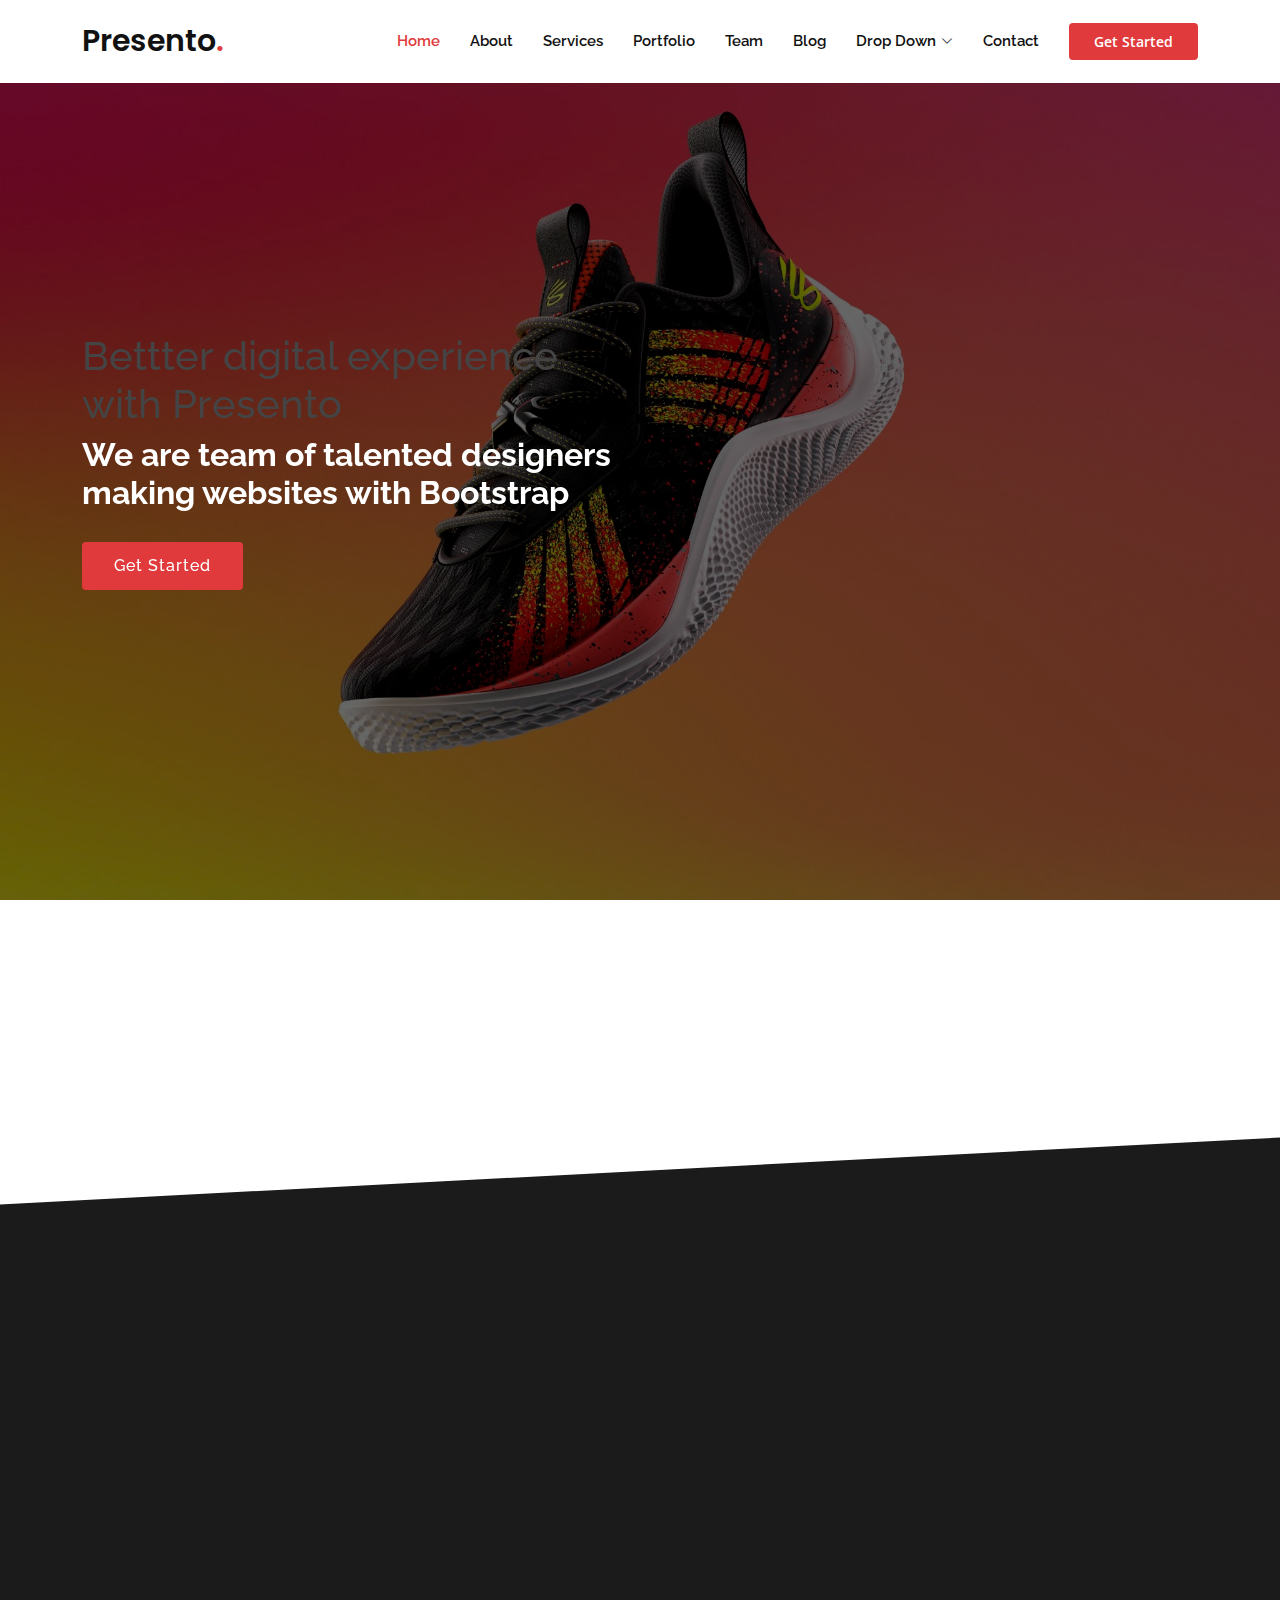
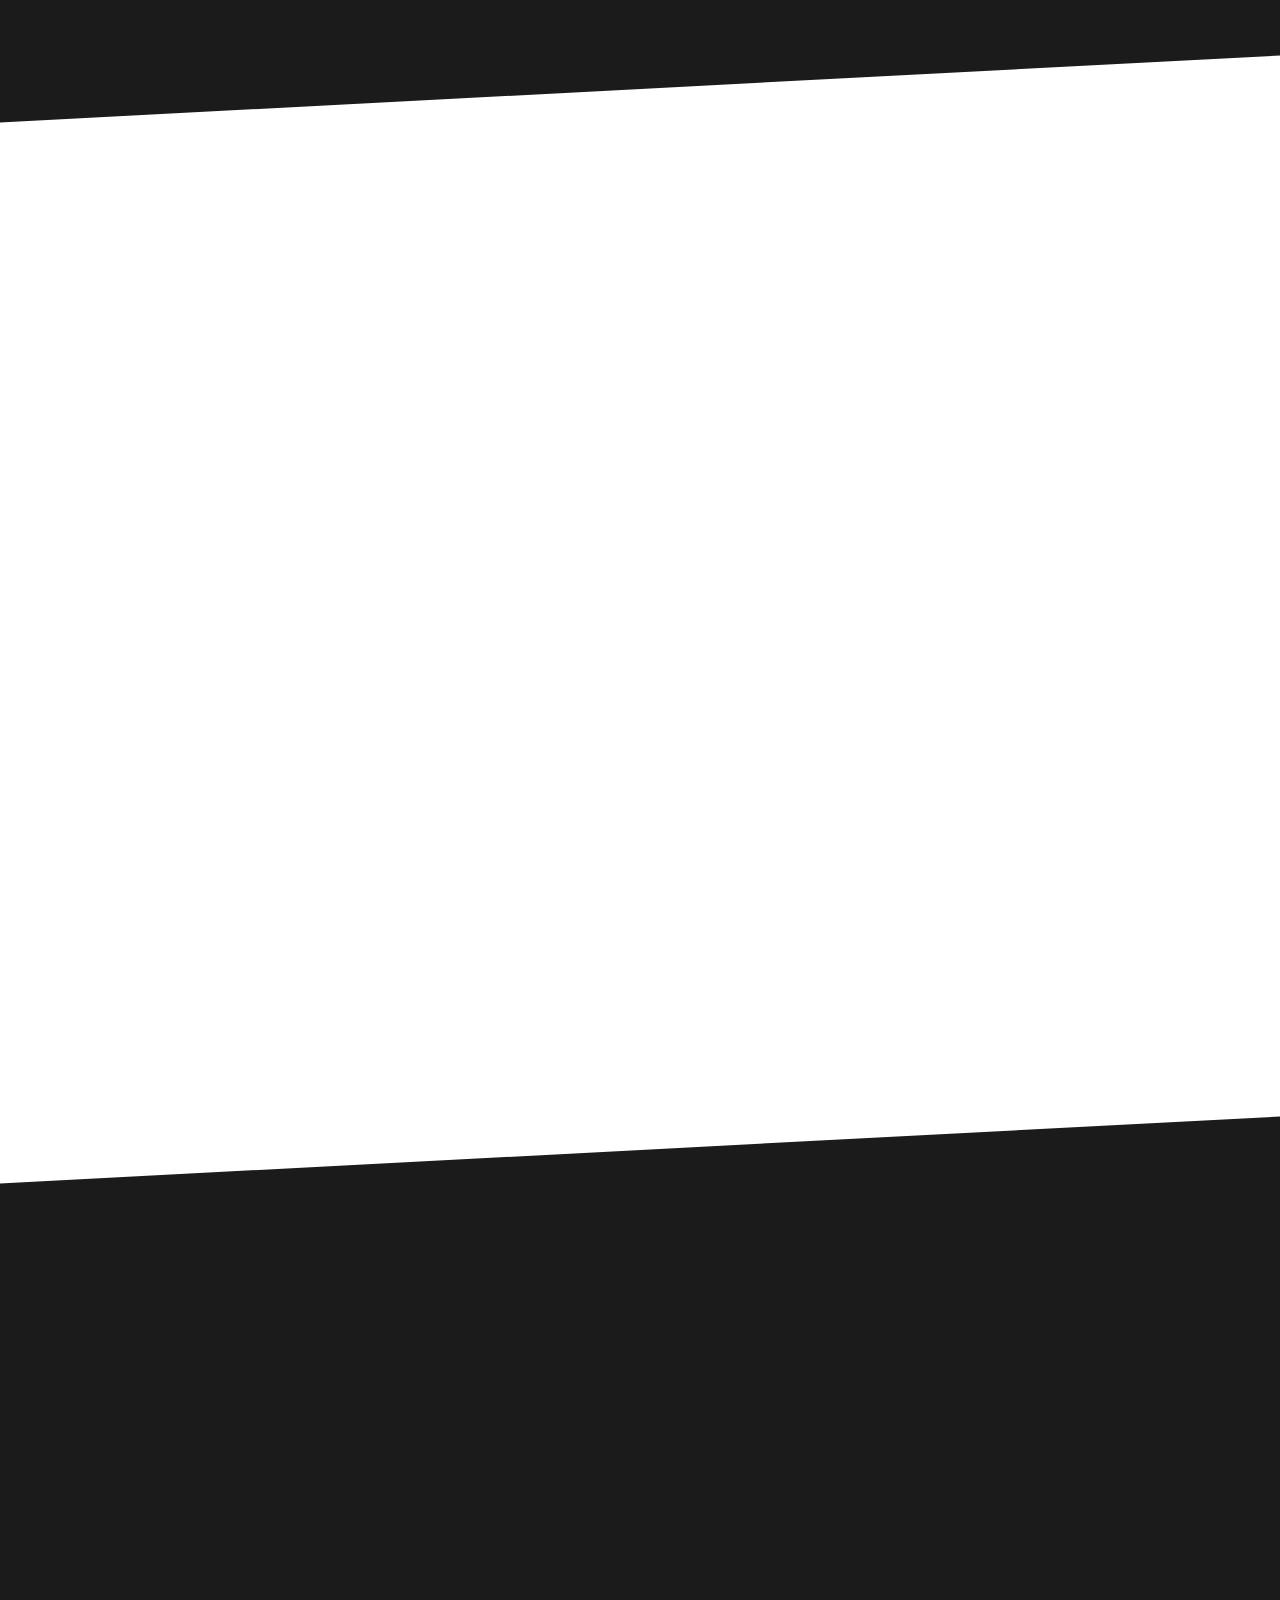
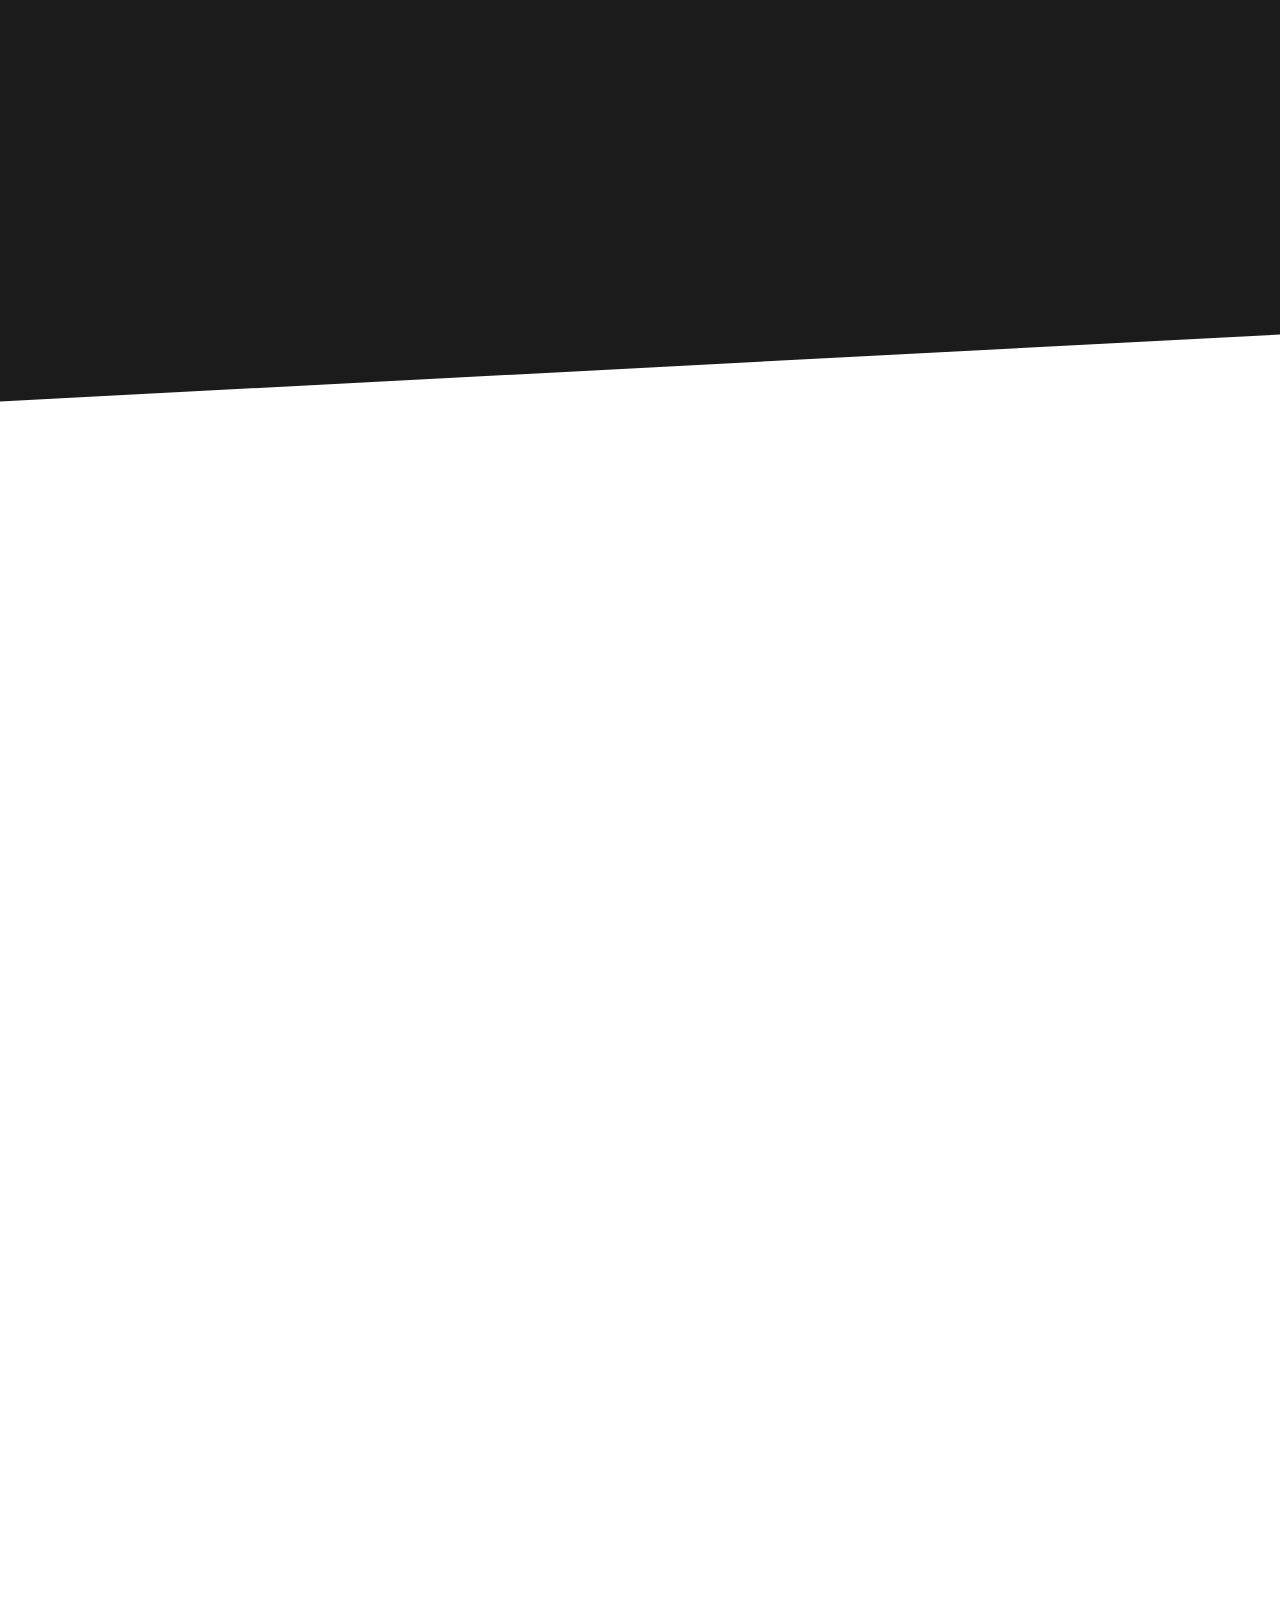
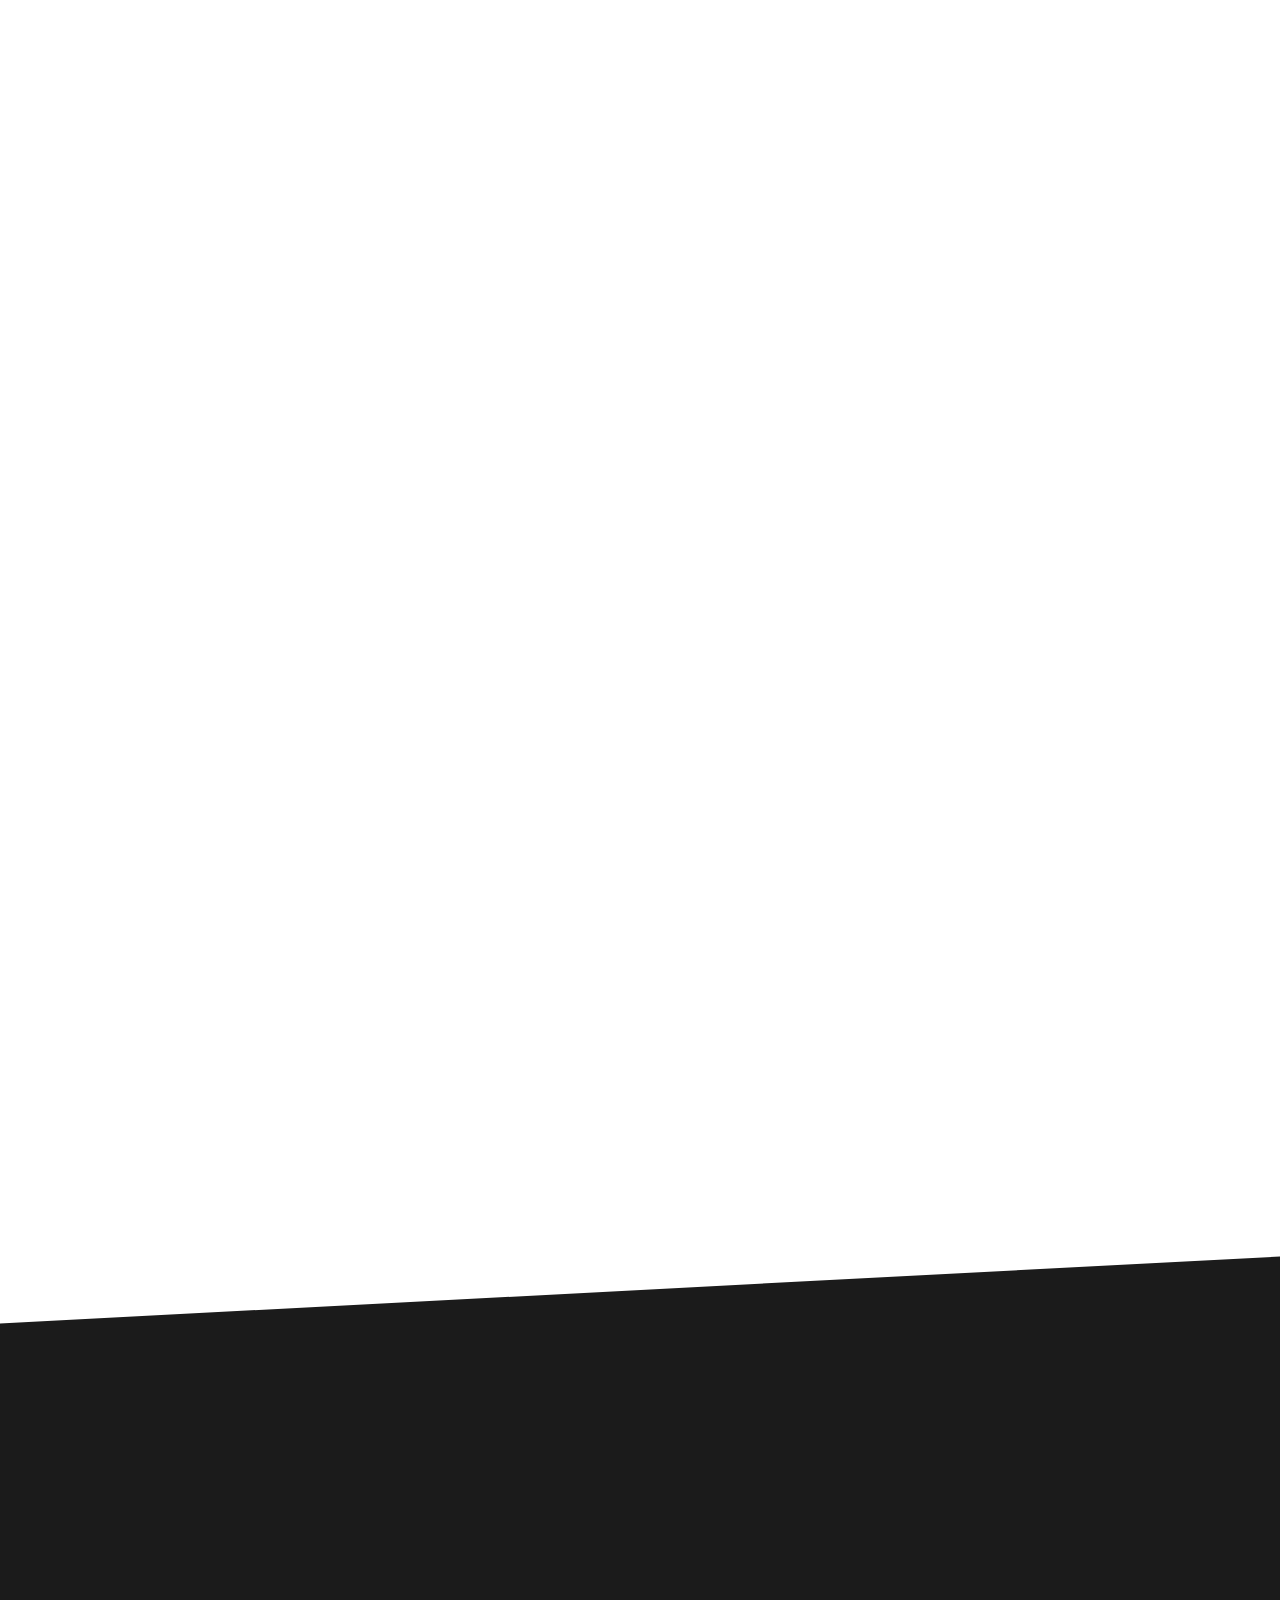
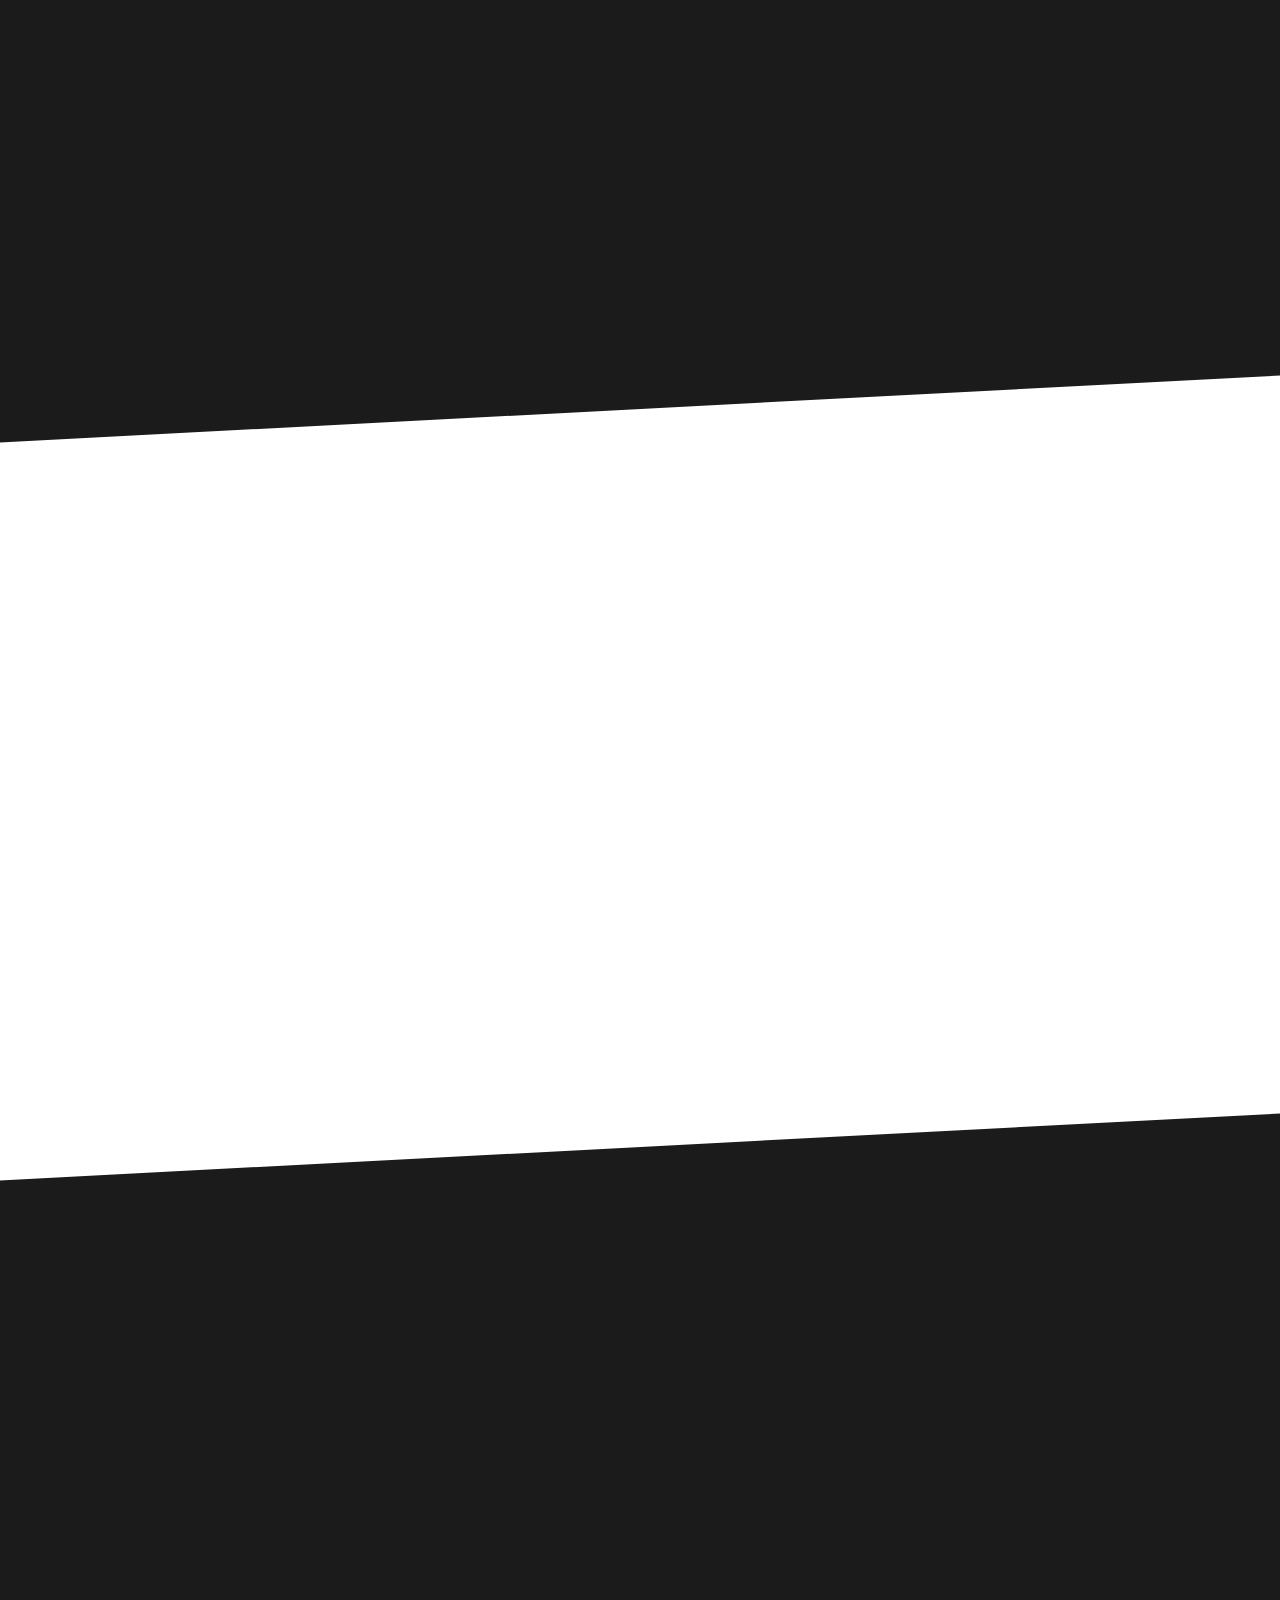
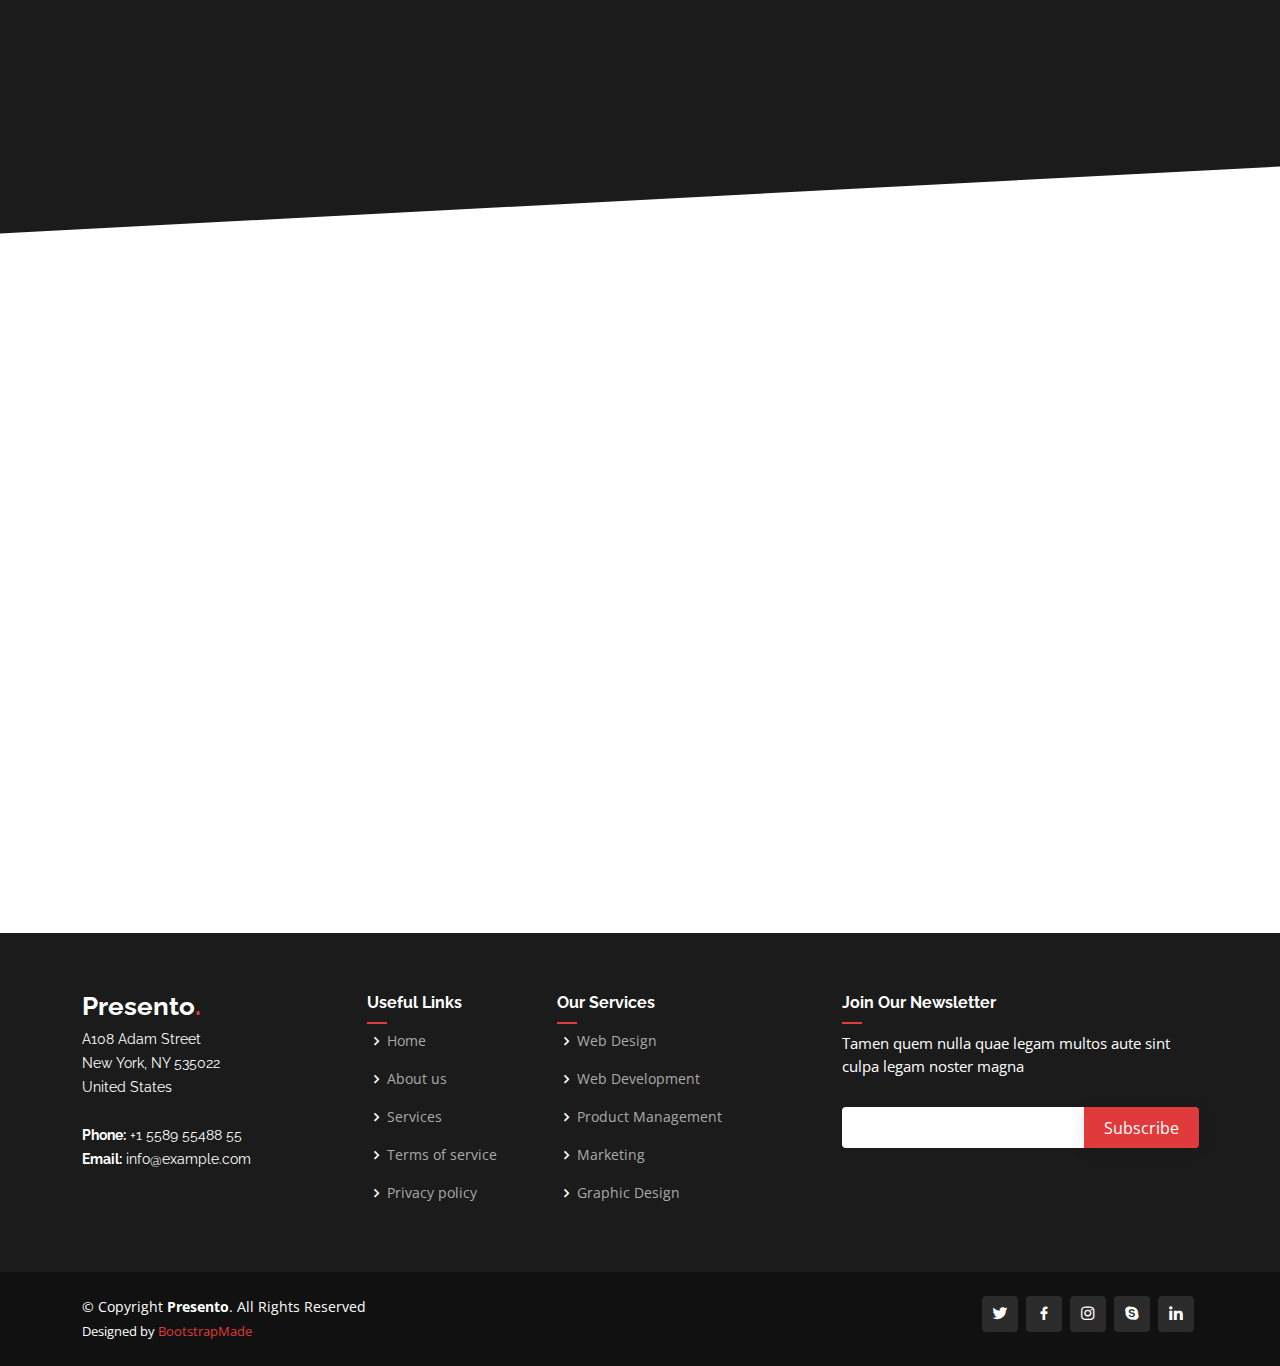
<file: Content/index.html>
<!DOCTYPE html>
<html lang="en">

<head>
  <meta charset="utf-8">
  <meta content="width=device-width, initial-scale=1.0" name="viewport">

  <title>Presento Bootstrap Template - Index</title>
  <meta content="" name="description">
  <meta content="" name="keywords">

  <!-- Favicons -->
  <link href="assets/img/favicon.png" rel="icon">
  <link href="assets/img/apple-touch-icon.png" rel="apple-touch-icon">

  <!-- Google Fonts -->
  <link href="https://fonts.googleapis.com/css?family=Open+Sans:300,300i,400,400i,600,600i,700,700i|Raleway:300,300i,400,400i,500,500i,600,600i,700,700i|Poppins:300,300i,400,400i,500,500i,600,600i,700,700i" rel="stylesheet">

  <!-- Vendor CSS Files -->
  <link href="assets/vendor/aos/aos.css" rel="stylesheet">
  <link href="assets/vendor/bootstrap/css/bootstrap.min.css" rel="stylesheet">
  <link href="assets/vendor/bootstrap-icons/bootstrap-icons.css" rel="stylesheet">
  <link href="assets/vendor/boxicons/css/boxicons.min.css" rel="stylesheet">
  <link href="assets/vendor/glightbox/css/glightbox.min.css" rel="stylesheet">
  <link href="assets/vendor/remixicon/remixicon.css" rel="stylesheet">
  <link href="assets/vendor/swiper/swiper-bundle.min.css" rel="stylesheet">

  <!-- Template Main CSS File -->
  <link href="assets/css/style.css" rel="stylesheet">

  <!-- =======================================================
  * Template Name: Presento
  * Updated: Mar 10 2023 with Bootstrap v5.2.3
  * Template URL: https://bootstrapmade.com/presento-bootstrap-corporate-template/
  * Author: BootstrapMade.com
  * License: https://bootstrapmade.com/license/
  ======================================================== -->
</head>

<body>

  <!-- ======= Header ======= -->
  <header id="header" class="fixed-top d-flex align-items-center">
    <div class="container d-flex align-items-center">
      <h1 class="logo me-auto"><a href="index.html">Presento<span>.</span></a></h1>
      <!-- Uncomment below if you prefer to use an image logo -->
      <!-- <a href="index.html" class="logo me-auto"><img src="assets/img/logo.png" alt=""></a>-->

      <nav id="navbar" class="navbar order-last order-lg-0">
        <ul>
          <li><a class="nav-link scrollto active" href="#hero">Home</a></li>
          <li><a class="nav-link scrollto" href="#about">About</a></li>
          <li><a class="nav-link scrollto" href="#services">Services</a></li>
          <li><a class="nav-link scrollto " href="#portfolio">Portfolio</a></li>
          <li><a class="nav-link scrollto" href="#team">Team</a></li>
          <li><a href="blog.html">Blog</a></li>
          <li class="dropdown"><a href="#"><span>Drop Down</span> <i class="bi bi-chevron-down"></i></a>
            <ul>
              <li><a href="#">Drop Down 1</a></li>
              <li class="dropdown"><a href="#"><span>Deep Drop Down</span> <i class="bi bi-chevron-right"></i></a>
                <ul>
                  <li><a href="#">Deep Drop Down 1</a></li>
                  <li><a href="#">Deep Drop Down 2</a></li>
                  <li><a href="#">Deep Drop Down 3</a></li>
                  <li><a href="#">Deep Drop Down 4</a></li>
                  <li><a href="#">Deep Drop Down 5</a></li>
                </ul>
              </li>
              <li><a href="#">Drop Down 2</a></li>
              <li><a href="#">Drop Down 3</a></li>
              <li><a href="#">Drop Down 4</a></li>
            </ul>
          </li>
          <li><a class="nav-link scrollto" href="#contact">Contact</a></li>
        </ul>
        <i class="bi bi-list mobile-nav-toggle"></i>
      </nav><!-- .navbar -->

      <a href="#about" class="get-started-btn scrollto">Get Started</a>
    </div>
  </header><!-- End Header -->

  <!-- ======= Hero Section ======= -->
  <section id="hero" class="d-flex align-items-center">

    <div class="container" data-aos="zoom-out" data-aos-delay="100">
      <div class="row">
        <div class="col-xl-6">
          <h1>Bettter digital experience with Presento</h1>
          <h2>We are team of talented designers making websites with Bootstrap</h2>
          <a href="#about" class="btn-get-started scrollto">Get Started</a>
        </div>
      </div>
    </div>

  </section><!-- End Hero -->

  <main id="main">

    <!-- ======= Clients Section ======= -->
    <section id="clients" class="clients">
      <div class="container" data-aos="zoom-in">

        <div class="clients-slider swiper">
          <div class="swiper-wrapper align-items-center">
            <div class="swiper-slide"><img src="assets/img/clients/client-1.png" class="img-fluid" alt=""></div>
            <div class="swiper-slide"><img src="assets/img/clients/client-2.png" class="img-fluid" alt=""></div>
            <div class="swiper-slide"><img src="assets/img/clients/client-3.png" class="img-fluid" alt=""></div>
            <div class="swiper-slide"><img src="assets/img/clients/client-4.png" class="img-fluid" alt=""></div>
            <div class="swiper-slide"><img src="assets/img/clients/client-5.png" class="img-fluid" alt=""></div>
            <div class="swiper-slide"><img src="assets/img/clients/client-6.png" class="img-fluid" alt=""></div>
            <div class="swiper-slide"><img src="assets/img/clients/client-7.png" class="img-fluid" alt=""></div>
            <div class="swiper-slide"><img src="assets/img/clients/client-8.png" class="img-fluid" alt=""></div>
          </div>
          <div class="swiper-pagination"></div>
        </div>

      </div>
    </section><!-- End Clients Section -->

    <!-- ======= About Section ======= -->
    <section id="about" class="about section-bg">
      <div class="container" data-aos="fade-up">

        <div class="row no-gutters">
          <div class="content col-xl-5 d-flex align-items-stretch">
            <div class="content">
              <h3>Voluptatem dignissimos provident quasi</h3>
              <p>
                Lorem ipsum dolor sit amet, consectetur adipiscing elit, sed do eiusmod tempor incididunt ut labore et dolore magna aliqua. Duis aute irure dolor in reprehenderit
              </p>
              <a href="#" class="about-btn"><span>About us</span> <i class="bx bx-chevron-right"></i></a>
            </div>
          </div>
          <div class="col-xl-7 d-flex align-items-stretch">
            <div class="icon-boxes d-flex flex-column justify-content-center">
              <div class="row">
                <div class="col-md-6 icon-box" data-aos="fade-up" data-aos-delay="100">
                  <i class="bx bx-receipt"></i>
                  <h4>Corporis voluptates sit</h4>
                  <p>Consequuntur sunt aut quasi enim aliquam quae harum pariatur laboris nisi ut aliquip</p>
                </div>
                <div class="col-md-6 icon-box" data-aos="fade-up" data-aos-delay="200">
                  <i class="bx bx-cube-alt"></i>
                  <h4>Ullamco laboris nisi</h4>
                  <p>Excepteur sint occaecat cupidatat non proident, sunt in culpa qui officia deserunt</p>
                </div>
                <div class="col-md-6 icon-box" data-aos="fade-up" data-aos-delay="300">
                  <i class="bx bx-images"></i>
                  <h4>Labore consequatur</h4>
                  <p>Aut suscipit aut cum nemo deleniti aut omnis. Doloribus ut maiores omnis facere</p>
                </div>
                <div class="col-md-6 icon-box" data-aos="fade-up" data-aos-delay="400">
                  <i class="bx bx-shield"></i>
                  <h4>Beatae veritatis</h4>
                  <p>Expedita veritatis consequuntur nihil tempore laudantium vitae denat pacta</p>
                </div>
              </div>
            </div><!-- End .content-->
          </div>
        </div>

      </div>
    </section><!-- End About Section -->

    <!-- ======= Counts Section ======= -->
    <section id="counts" class="counts">
      <div class="container" data-aos="fade-up">

        <div class="row">

          <div class="col-lg-3 col-md-6">
            <div class="count-box">
              <i class="bi bi-emoji-smile"></i>
              <span data-purecounter-start="0" data-purecounter-end="232" data-purecounter-duration="1" class="purecounter"></span>
              <p>Happy Clients</p>
            </div>
          </div>

          <div class="col-lg-3 col-md-6 mt-5 mt-md-0">
            <div class="count-box">
              <i class="bi bi-journal-richtext"></i>
              <span data-purecounter-start="0" data-purecounter-end="521" data-purecounter-duration="1" class="purecounter"></span>
              <p>Projects</p>
            </div>
          </div>

          <div class="col-lg-3 col-md-6 mt-5 mt-lg-0">
            <div class="count-box">
              <i class="bi bi-headset"></i>
              <span data-purecounter-start="0" data-purecounter-end="1463" data-purecounter-duration="1" class="purecounter"></span>
              <p>Hours Of Support</p>
            </div>
          </div>

          <div class="col-lg-3 col-md-6 mt-5 mt-lg-0">
            <div class="count-box">
              <i class="bi bi-people"></i>
              <span data-purecounter-start="0" data-purecounter-end="15" data-purecounter-duration="1" class="purecounter"></span>
              <p>Hard Workers</p>
            </div>
          </div>

        </div>

      </div>
    </section><!-- End Counts Section -->

    <!-- ======= Tabs Section ======= -->
    <section id="tabs" class="tabs">
      <div class="container" data-aos="fade-up">

        <ul class="nav nav-tabs row d-flex">
          <li class="nav-item col-3">
            <a class="nav-link active show" data-bs-toggle="tab" data-bs-target="#tab-1">
              <i class="ri-gps-line"></i>
              <h4 class="d-none d-lg-block">Modi sit est dela pireda nest</h4>
            </a>
          </li>
          <li class="nav-item col-3">
            <a class="nav-link" data-bs-toggle="tab" data-bs-target="#tab-2">
              <i class="ri-body-scan-line"></i>
              <h4 class="d-none d-lg-block">Unde praesenti mara setra le</h4>
            </a>
          </li>
          <li class="nav-item col-3">
            <a class="nav-link" data-bs-toggle="tab" data-bs-target="#tab-3">
              <i class="ri-sun-line"></i>
              <h4 class="d-none d-lg-block">Pariatur explica nitro dela</h4>
            </a>
          </li>
          <li class="nav-item col-3">
            <a class="nav-link" data-bs-toggle="tab" data-bs-target="#tab-4">
              <i class="ri-store-line"></i>
              <h4 class="d-none d-lg-block">Nostrum qui dile node</h4>
            </a>
          </li>
        </ul>

        <div class="tab-content">
          <div class="tab-pane active show" id="tab-1">
            <div class="row">
              <div class="col-lg-6 order-2 order-lg-1 mt-3 mt-lg-0" data-aos="fade-up" data-aos-delay="100">
                <h3>Voluptatem dignissimos provident quasi corporis voluptates sit assumenda.</h3>
                <p class="fst-italic">
                  Lorem ipsum dolor sit amet, consectetur adipiscing elit, sed do eiusmod tempor incididunt ut labore et dolore
                  magna aliqua.
                </p>
                <ul>
                  <li><i class="ri-check-double-line"></i> Ullamco laboris nisi ut aliquip ex ea commodo consequat.</li>
                  <li><i class="ri-check-double-line"></i> Duis aute irure dolor in reprehenderit in voluptate velit.</li>
                  <li><i class="ri-check-double-line"></i> Ullamco laboris nisi ut aliquip ex ea commodo consequat. Duis aute irure dolor in reprehenderit in voluptate trideta storacalaperda mastiro dolore eu fugiat nulla pariatur.</li>
                </ul>
                <p>
                  Ullamco laboris nisi ut aliquip ex ea commodo consequat. Duis aute irure dolor in reprehenderit in voluptate
                  velit esse cillum dolore eu fugiat nulla pariatur. Excepteur sint occaecat cupidatat non proident, sunt in
                  culpa qui officia deserunt mollit anim id est laborum
                </p>
              </div>
              <div class="col-lg-6 order-1 order-lg-2 text-center" data-aos="fade-up" data-aos-delay="200">
                <img src="assets/img/tabs-1.jpg" alt="" class="img-fluid">
              </div>
            </div>
          </div>
          <div class="tab-pane" id="tab-2">
            <div class="row">
              <div class="col-lg-6 order-2 order-lg-1 mt-3 mt-lg-0">
                <h3>Neque exercitationem debitis soluta quos debitis quo mollitia officia est</h3>
                <p>
                  Ullamco laboris nisi ut aliquip ex ea commodo consequat. Duis aute irure dolor in reprehenderit in voluptate
                  velit esse cillum dolore eu fugiat nulla pariatur. Excepteur sint occaecat cupidatat non proident, sunt in
                  culpa qui officia deserunt mollit anim id est laborum
                </p>
                <p class="fst-italic">
                  Lorem ipsum dolor sit amet, consectetur adipiscing elit, sed do eiusmod tempor incididunt ut labore et dolore
                  magna aliqua.
                </p>
                <ul>
                  <li><i class="ri-check-double-line"></i> Ullamco laboris nisi ut aliquip ex ea commodo consequat.</li>
                  <li><i class="ri-check-double-line"></i> Duis aute irure dolor in reprehenderit in voluptate velit.</li>
                  <li><i class="ri-check-double-line"></i> Provident mollitia neque rerum asperiores dolores quos qui a. Ipsum neque dolor voluptate nisi sed.</li>
                  <li><i class="ri-check-double-line"></i> Ullamco laboris nisi ut aliquip ex ea commodo consequat. Duis aute irure dolor in reprehenderit in voluptate trideta storacalaperda mastiro dolore eu fugiat nulla pariatur.</li>
                </ul>
              </div>
              <div class="col-lg-6 order-1 order-lg-2 text-center">
                <img src="assets/img/tabs-2.jpg" alt="" class="img-fluid">
              </div>
            </div>
          </div>
          <div class="tab-pane" id="tab-3">
            <div class="row">
              <div class="col-lg-6 order-2 order-lg-1 mt-3 mt-lg-0">
                <h3>Voluptatibus commodi ut accusamus ea repudiandae ut autem dolor ut assumenda</h3>
                <p>
                  Ullamco laboris nisi ut aliquip ex ea commodo consequat. Duis aute irure dolor in reprehenderit in voluptate
                  velit esse cillum dolore eu fugiat nulla pariatur. Excepteur sint occaecat cupidatat non proident, sunt in
                  culpa qui officia deserunt mollit anim id est laborum
                </p>
                <ul>
                  <li><i class="ri-check-double-line"></i> Ullamco laboris nisi ut aliquip ex ea commodo consequat.</li>
                  <li><i class="ri-check-double-line"></i> Duis aute irure dolor in reprehenderit in voluptate velit.</li>
                  <li><i class="ri-check-double-line"></i> Provident mollitia neque rerum asperiores dolores quos qui a. Ipsum neque dolor voluptate nisi sed.</li>
                </ul>
                <p class="fst-italic">
                  Lorem ipsum dolor sit amet, consectetur adipiscing elit, sed do eiusmod tempor incididunt ut labore et dolore
                  magna aliqua.
                </p>
              </div>
              <div class="col-lg-6 order-1 order-lg-2 text-center">
                <img src="assets/img/tabs-3.jpg" alt="" class="img-fluid">
              </div>
            </div>
          </div>
          <div class="tab-pane" id="tab-4">
            <div class="row">
              <div class="col-lg-6 order-2 order-lg-1 mt-3 mt-lg-0">
                <h3>Omnis fugiat ea explicabo sunt dolorum asperiores sequi inventore rerum</h3>
                <p>
                  Ullamco laboris nisi ut aliquip ex ea commodo consequat. Duis aute irure dolor in reprehenderit in voluptate
                  velit esse cillum dolore eu fugiat nulla pariatur. Excepteur sint occaecat cupidatat non proident, sunt in
                  culpa qui officia deserunt mollit anim id est laborum
                </p>
                <p class="fst-italic">
                  Lorem ipsum dolor sit amet, consectetur adipiscing elit, sed do eiusmod tempor incididunt ut labore et dolore
                  magna aliqua.
                </p>
                <ul>
                  <li><i class="ri-check-double-line"></i> Ullamco laboris nisi ut aliquip ex ea commodo consequat.</li>
                  <li><i class="ri-check-double-line"></i> Duis aute irure dolor in reprehenderit in voluptate velit.</li>
                  <li><i class="ri-check-double-line"></i> Ullamco laboris nisi ut aliquip ex ea commodo consequat. Duis aute irure dolor in reprehenderit in voluptate trideta storacalaperda mastiro dolore eu fugiat nulla pariatur.</li>
                </ul>
              </div>
              <div class="col-lg-6 order-1 order-lg-2 text-center">
                <img src="assets/img/tabs-4.jpg" alt="" class="img-fluid">
              </div>
            </div>
          </div>
        </div>

      </div>
    </section><!-- End Tabs Section -->

    <!-- ======= Services Section ======= -->
    <section id="services" class="services section-bg ">
      <div class="container" data-aos="fade-up">

        <div class="section-title">
          <h2>Services</h2>
          <p>Magnam dolores commodi suscipit. Necessitatibus eius consequatur ex aliquid fuga eum quidem. Sit sint consectetur velit. Quisquam quos quisquam cupiditate. Et nemo qui impedit suscipit alias ea.</p>
        </div>

        <div class="row">
          <div class="col-md-6">
            <div class="icon-box" data-aos="fade-up" data-aos-delay="100">
              <i class="bi bi-briefcase"></i>
              <h4><a href="#">Lorem Ipsum</a></h4>
              <p>Voluptatum deleniti atque corrupti quos dolores et quas molestias excepturi sint occaecati cupiditate non provident</p>
            </div>
          </div>
          <div class="col-md-6 mt-4 mt-md-0">
            <div class="icon-box" data-aos="fade-up" data-aos-delay="200">
              <i class="bi bi-card-checklist"></i>
              <h4><a href="#">Dolor Sitema</a></h4>
              <p>Minim veniam, quis nostrud exercitation ullamco laboris nisi ut aliquip ex ea commodo consequat tarad limino ata</p>
            </div>
          </div>
          <div class="col-md-6 mt-4 mt-md-0">
            <div class="icon-box" data-aos="fade-up" data-aos-delay="300">
              <i class="bi bi-bar-chart"></i>
              <h4><a href="#">Sed ut perspiciatis</a></h4>
              <p>Duis aute irure dolor in reprehenderit in voluptate velit esse cillum dolore eu fugiat nulla pariatur</p>
            </div>
          </div>
          <div class="col-md-6 mt-4 mt-md-0">
            <div class="icon-box" data-aos="fade-up" data-aos-delay="400">
              <i class="bi bi-binoculars"></i>
              <h4><a href="#">Nemo Enim</a></h4>
              <p>Excepteur sint occaecat cupidatat non proident, sunt in culpa qui officia deserunt mollit anim id est laborum</p>
            </div>
          </div>
          <div class="col-md-6 mt-4 mt-md-0">
            <div class="icon-box" data-aos="fade-up" data-aos-delay="500">
              <i class="bi bi-brightness-high"></i>
              <h4><a href="#">Magni Dolore</a></h4>
              <p>At vero eos et accusamus et iusto odio dignissimos ducimus qui blanditiis praesentium voluptatum deleniti atque</p>
            </div>
          </div>
          <div class="col-md-6 mt-4 mt-md-0">
            <div class="icon-box" data-aos="fade-up" data-aos-delay="600">
              <i class="bi bi-calendar4-week"></i>
              <h4><a href="#">Eiusmod Tempor</a></h4>
              <p>Et harum quidem rerum facilis est et expedita distinctio. Nam libero tempore, cum soluta nobis est eligendi</p>
            </div>
          </div>
        </div>

      </div>
    </section><!-- End Services Section -->

    <!-- ======= Portfolio Section ======= -->
    <section id="portfolio" class="portfolio">
      <div class="container" data-aos="fade-up">

        <div class="section-title">
          <h2>Portfolio</h2>
          <p>Magnam dolores commodi suscipit. Necessitatibus eius consequatur ex aliquid fuga eum quidem. Sit sint consectetur velit. Quisquam quos quisquam cupiditate. Et nemo qui impedit suscipit alias ea.</p>
        </div>

        <div class="row" data-aos="fade-up" data-aos-delay="100">
          <div class="col-lg-12 d-flex justify-content-center">
            <ul id="portfolio-flters">
              <li data-filter="*" class="filter-active">All</li>
              <li data-filter=".filter-app">App</li>
              <li data-filter=".filter-card">Card</li>
              <li data-filter=".filter-web">Web</li>
            </ul>
          </div>
        </div>

        <div class="row portfolio-container" data-aos="fade-up" data-aos-delay="200">

          <div class="col-lg-4 col-md-6 portfolio-item filter-app">
            <div class="portfolio-wrap">
              <img src="assets/img/portfolio/portfolio-1.jpg" class="img-fluid" alt="">
              <div class="portfolio-info">
                <h4>App 1</h4>
                <p>App</p>
                <div class="portfolio-links">
                  <a href="assets/img/portfolio/portfolio-1.jpg" data-gallery="portfolioGallery" class="portfolio-lightbox" title="App 1"><i class="bx bx-plus"></i></a>
                  <a href="portfolio-details.html" title="More Details"><i class="bx bx-link"></i></a>
                </div>
              </div>
            </div>
          </div>

          <div class="col-lg-4 col-md-6 portfolio-item filter-web">
            <div class="portfolio-wrap">
              <img src="assets/img/portfolio/portfolio-2.jpg" class="img-fluid" alt="">
              <div class="portfolio-info">
                <h4>Web 3</h4>
                <p>Web</p>
                <div class="portfolio-links">
                  <a href="assets/img/portfolio/portfolio-2.jpg" data-gallery="portfolioGallery" class="portfolio-lightbox" title="Web 3"><i class="bx bx-plus"></i></a>
                  <a href="portfolio-details.html" title="More Details"><i class="bx bx-link"></i></a>
                </div>
              </div>
            </div>
          </div>

          <div class="col-lg-4 col-md-6 portfolio-item filter-app">
            <div class="portfolio-wrap">
              <img src="assets/img/portfolio/portfolio-3.jpg" class="img-fluid" alt="">
              <div class="portfolio-info">
                <h4>App 2</h4>
                <p>App</p>
                <div class="portfolio-links">
                  <a href="assets/img/portfolio/portfolio-3.jpg" data-gallery="portfolioGallery" class="portfolio-lightbox" title="App 2"><i class="bx bx-plus"></i></a>
                  <a href="portfolio-details.html" title="More Details"><i class="bx bx-link"></i></a>
                </div>
              </div>
            </div>
          </div>

          <div class="col-lg-4 col-md-6 portfolio-item filter-card">
            <div class="portfolio-wrap">
              <img src="assets/img/portfolio/portfolio-4.jpg" class="img-fluid" alt="">
              <div class="portfolio-info">
                <h4>Card 2</h4>
                <p>Card</p>
                <div class="portfolio-links">
                  <a href="assets/img/portfolio/portfolio-4.jpg" data-gallery="portfolioGallery" class="portfolio-lightbox" title="Card 2"><i class="bx bx-plus"></i></a>
                  <a href="portfolio-details.html" title="More Details"><i class="bx bx-link"></i></a>
                </div>
              </div>
            </div>
          </div>

          <div class="col-lg-4 col-md-6 portfolio-item filter-web">
            <div class="portfolio-wrap">
              <img src="assets/img/portfolio/portfolio-5.jpg" class="img-fluid" alt="">
              <div class="portfolio-info">
                <h4>Web 2</h4>
                <p>Web</p>
                <div class="portfolio-links">
                  <a href="assets/img/portfolio/portfolio-5.jpg" data-gallery="portfolioGallery" class="portfolio-lightbox" title="Web 2"><i class="bx bx-plus"></i></a>
                  <a href="portfolio-details.html" title="More Details"><i class="bx bx-link"></i></a>
                </div>
              </div>
            </div>
          </div>

          <div class="col-lg-4 col-md-6 portfolio-item filter-app">
            <div class="portfolio-wrap">
              <img src="assets/img/portfolio/portfolio-6.jpg" class="img-fluid" alt="">
              <div class="portfolio-info">
                <h4>App 3</h4>
                <p>App</p>
                <div class="portfolio-links">
                  <a href="assets/img/portfolio/portfolio-6.jpg" data-gallery="portfolioGallery" class="portfolio-lightbox" title="App 3"><i class="bx bx-plus"></i></a>
                  <a href="portfolio-details.html" title="More Details"><i class="bx bx-link"></i></a>
                </div>
              </div>
            </div>
          </div>

          <div class="col-lg-4 col-md-6 portfolio-item filter-card">
            <div class="portfolio-wrap">
              <img src="assets/img/portfolio/portfolio-7.jpg" class="img-fluid" alt="">
              <div class="portfolio-info">
                <h4>Card 1</h4>
                <p>Card</p>
                <div class="portfolio-links">
                  <a href="assets/img/portfolio/portfolio-7.jpg" data-gallery="portfolioGallery" class="portfolio-lightbox" title="Card 1"><i class="bx bx-plus"></i></a>
                  <a href="portfolio-details.html" title="More Details"><i class="bx bx-link"></i></a>
                </div>
              </div>
            </div>
          </div>

          <div class="col-lg-4 col-md-6 portfolio-item filter-card">
            <div class="portfolio-wrap">
              <img src="assets/img/portfolio/portfolio-8.jpg" class="img-fluid" alt="">
              <div class="portfolio-info">
                <h4>Card 3</h4>
                <p>Card</p>
                <div class="portfolio-links">
                  <a href="assets/img/portfolio/portfolio-8.jpg" data-gallery="portfolioGallery" class="portfolio-lightbox" title="Card 3"><i class="bx bx-plus"></i></a>
                  <a href="portfolio-details.html" title="More Details"><i class="bx bx-link"></i></a>
                </div>
              </div>
            </div>
          </div>

          <div class="col-lg-4 col-md-6 portfolio-item filter-web">
            <div class="portfolio-wrap">
              <img src="assets/img/portfolio/portfolio-9.jpg" class="img-fluid" alt="">
              <div class="portfolio-info">
                <h4>Web 3</h4>
                <p>Web</p>
                <div class="portfolio-links">
                  <a href="assets/img/portfolio/portfolio-9.jpg" data-gallery="portfolioGallery" class="portfolio-lightbox" title="Web 3"><i class="bx bx-plus"></i></a>
                  <a href="portfolio-details.html" title="More Details"><i class="bx bx-link"></i></a>
                </div>
              </div>
            </div>
          </div>

        </div>

      </div>
    </section><!-- End Portfolio Section -->

    <!-- ======= Testimonials Section ======= -->
    <section id="testimonials" class="testimonials">
      <div class="container" data-aos="fade-up">
        <div class="section-title">
          <h2>Testimonials</h2>
          <p>Magnam dolores commodi suscipit. Necessitatibus eius consequatur ex aliquid fuga eum quidem. Sit sint consectetur velit. Quisquam quos quisquam cupiditate. Et nemo qui impedit suscipit alias ea.</p>
        </div>

        <div class="testimonials-slider swiper" data-aos="fade-up" data-aos-delay="100">
          <div class="swiper-wrapper">

            <div class="swiper-slide">
              <div class="testimonial-wrap">
                <div class="testimonial-item">
                  <img src="assets/img/testimonials/testimonials-1.jpg" class="testimonial-img" alt="">
                  <h3>Saul Goodman</h3>
                  <h4>Ceo &amp; Founder</h4>
                  <p>
                    <i class="bx bxs-quote-alt-left quote-icon-left"></i>
                    Proin iaculis purus consequat sem cure digni ssim donec porttitora entum suscipit rhoncus. Accusantium quam, ultricies eget id, aliquam eget nibh et. Maecen aliquam, risus at semper.
                    <i class="bx bxs-quote-alt-right quote-icon-right"></i>
                  </p>
                </div>
              </div>
            </div><!-- End testimonial item -->

            <div class="swiper-slide">
              <div class="testimonial-wrap">
                <div class="testimonial-item">
                  <img src="assets/img/testimonials/testimonials-2.jpg" class="testimonial-img" alt="">
                  <h3>Sara Wilsson</h3>
                  <h4>Designer</h4>
                  <p>
                    <i class="bx bxs-quote-alt-left quote-icon-left"></i>
                    Export tempor illum tamen malis malis eram quae irure esse labore quem cillum quid cillum eram malis quorum velit fore eram velit sunt aliqua noster fugiat irure amet legam anim culpa.
                    <i class="bx bxs-quote-alt-right quote-icon-right"></i>
                  </p>
                </div>
              </div>
            </div><!-- End testimonial item -->

            <div class="swiper-slide">
              <div class="testimonial-wrap">
                <div class="testimonial-item">
                  <img src="assets/img/testimonials/testimonials-3.jpg" class="testimonial-img" alt="">
                  <h3>Jena Karlis</h3>
                  <h4>Store Owner</h4>
                  <p>
                    <i class="bx bxs-quote-alt-left quote-icon-left"></i>
                    Enim nisi quem export duis labore cillum quae magna enim sint quorum nulla quem veniam duis minim tempor labore quem eram duis noster aute amet eram fore quis sint minim.
                    <i class="bx bxs-quote-alt-right quote-icon-right"></i>
                  </p>
                </div>
              </div>
            </div><!-- End testimonial item -->

            <div class="swiper-slide">
              <div class="testimonial-wrap">
                <div class="testimonial-item">
                  <img src="assets/img/testimonials/testimonials-4.jpg" class="testimonial-img" alt="">
                  <h3>Matt Brandon</h3>
                  <h4>Freelancer</h4>
                  <p>
                    <i class="bx bxs-quote-alt-left quote-icon-left"></i>
                    Fugiat enim eram quae cillum dolore dolor amet nulla culpa multos export minim fugiat minim velit minim dolor enim duis veniam ipsum anim magna sunt elit fore quem dolore labore illum veniam.
                    <i class="bx bxs-quote-alt-right quote-icon-right"></i>
                  </p>
                </div>
              </div>
            </div><!-- End testimonial item -->

            <div class="swiper-slide">
              <div class="testimonial-wrap">
                <div class="testimonial-item">
                  <img src="assets/img/testimonials/testimonials-5.jpg" class="testimonial-img" alt="">
                  <h3>John Larson</h3>
                  <h4>Entrepreneur</h4>
                  <p>
                    <i class="bx bxs-quote-alt-left quote-icon-left"></i>
                    Quis quorum aliqua sint quem legam fore sunt eram irure aliqua veniam tempor noster veniam enim culpa labore duis sunt culpa nulla illum cillum fugiat esse veniam culpa fore nisi cillum quid.
                    <i class="bx bxs-quote-alt-right quote-icon-right"></i>
                  </p>
                </div>
              </div>
            </div><!-- End testimonial item -->

          </div>
          <div class="swiper-pagination"></div>
        </div>

      </div>
    </section><!-- End Testimonials Section -->

    <!-- ======= Pricing Section ======= -->
    <section id="pricing" class="pricing section-bg">
      <div class="container" data-aos="fade-up">

        <div class="section-title">
          <h2>Pricing</h2>
          <p>Magnam dolores commodi suscipit. Necessitatibus eius consequatur ex aliquid fuga eum quidem. Sit sint consectetur velit. Quisquam quos quisquam cupiditate. Et nemo qui impedit suscipit alias ea.</p>
        </div>

        <div class="row">

          <div class="col-lg-4 col-md-6">
            <div class="box" data-aos="fade-up" data-aos-delay="100">
              <h3>Free</h3>
              <h4><sup>$</sup>0<span> / month</span></h4>
              <ul>
                <li>Aida dere</li>
                <li>Nec feugiat nisl</li>
                <li>Nulla at volutpat dola</li>
                <li class="na">Pharetra massa</li>
                <li class="na">Massa ultricies mi</li>
              </ul>
              <div class="btn-wrap">
                <a href="#" class="btn-buy">Buy Now</a>
              </div>
            </div>
          </div>

          <div class="col-lg-4 col-md-6 mt-4 mt-md-0">
            <div class="box featured" data-aos="fade-up" data-aos-delay="200">
              <h3>Business</h3>
              <h4><sup>$</sup>19<span> / month</span></h4>
              <ul>
                <li>Aida dere</li>
                <li>Nec feugiat nisl</li>
                <li>Nulla at volutpat dola</li>
                <li>Pharetra massa</li>
                <li class="na">Massa ultricies mi</li>
              </ul>
              <div class="btn-wrap">
                <a href="#" class="btn-buy">Buy Now</a>
              </div>
            </div>
          </div>

          <div class="col-lg-4 col-md-6 mt-4 mt-lg-0">
            <div class="box" data-aos="fade-up" data-aos-delay="300">
              <h3>Developer</h3>
              <h4><sup>$</sup>29<span> / month</span></h4>
              <ul>
                <li>Aida dere</li>
                <li>Nec feugiat nisl</li>
                <li>Nulla at volutpat dola</li>
                <li>Pharetra massa</li>
                <li>Massa ultricies mi</li>
              </ul>
              <div class="btn-wrap">
                <a href="#" class="btn-buy">Buy Now</a>
              </div>
            </div>
          </div>

        </div>

      </div>
    </section><!-- End Pricing Section -->

    <!-- ======= Frequently Asked Questions Section ======= -->
    <section id="faq" class="faq">
      <div class="container" data-aos="fade-up">

        <div class="section-title">
          <h2>Frequently Asked Questions</h2>
        </div>

        <ul class="faq-list accordion" data-aos="fade-up">

          <li>
            <a data-bs-toggle="collapse" class="collapsed" data-bs-target="#faq1">Non consectetur a erat nam at lectus urna duis? <i class="bx bx-chevron-down icon-show"></i><i class="bx bx-x icon-close"></i></a>
            <div id="faq1" class="collapse" data-bs-parent=".faq-list">
              <p>
                Feugiat pretium nibh ipsum consequat. Tempus iaculis urna id volutpat lacus laoreet non curabitur gravida. Venenatis lectus magna fringilla urna porttitor rhoncus dolor purus non.
              </p>
            </div>
          </li>

          <li>
            <a data-bs-toggle="collapse" data-bs-target="#faq2" class="collapsed">Feugiat scelerisque varius morbi enim nunc faucibus a pellentesque? <i class="bx bx-chevron-down icon-show"></i><i class="bx bx-x icon-close"></i></a>
            <div id="faq2" class="collapse" data-bs-parent=".faq-list">
              <p>
                Dolor sit amet consectetur adipiscing elit pellentesque habitant morbi. Id interdum velit laoreet id donec ultrices. Fringilla phasellus faucibus scelerisque eleifend donec pretium. Est pellentesque elit ullamcorper dignissim. Mauris ultrices eros in cursus turpis massa tincidunt dui.
              </p>
            </div>
          </li>

          <li>
            <a data-bs-toggle="collapse" data-bs-target="#faq3" class="collapsed">Dolor sit amet consectetur adipiscing elit pellentesque habitant morbi? <i class="bx bx-chevron-down icon-show"></i><i class="bx bx-x icon-close"></i></a>
            <div id="faq3" class="collapse" data-bs-parent=".faq-list">
              <p>
                Eleifend mi in nulla posuere sollicitudin aliquam ultrices sagittis orci. Faucibus pulvinar elementum integer enim. Sem nulla pharetra diam sit amet nisl suscipit. Rutrum tellus pellentesque eu tincidunt. Lectus urna duis convallis convallis tellus. Urna molestie at elementum eu facilisis sed odio morbi quis
              </p>
            </div>
          </li>

          <li>
            <a data-bs-toggle="collapse" data-bs-target="#faq4" class="collapsed">Ac odio tempor orci dapibus. Aliquam eleifend mi in nulla? <i class="bx bx-chevron-down icon-show"></i><i class="bx bx-x icon-close"></i></a>
            <div id="faq4" class="collapse" data-bs-parent=".faq-list">
              <p>
                Dolor sit amet consectetur adipiscing elit pellentesque habitant morbi. Id interdum velit laoreet id donec ultrices. Fringilla phasellus faucibus scelerisque eleifend donec pretium. Est pellentesque elit ullamcorper dignissim. Mauris ultrices eros in cursus turpis massa tincidunt dui.
              </p>
            </div>
          </li>

          <li>
            <a data-bs-toggle="collapse" data-bs-target="#faq5" class="collapsed">Tempus quam pellentesque nec nam aliquam sem et tortor consequat? <i class="bx bx-chevron-down icon-show"></i><i class="bx bx-x icon-close"></i></a>
            <div id="faq5" class="collapse" data-bs-parent=".faq-list">
              <p>
                Molestie a iaculis at erat pellentesque adipiscing commodo. Dignissim suspendisse in est ante in. Nunc vel risus commodo viverra maecenas accumsan. Sit amet nisl suscipit adipiscing bibendum est. Purus gravida quis blandit turpis cursus in
              </p>
            </div>
          </li>

          <li>
            <a data-bs-toggle="collapse" data-bs-target="#faq6" class="collapsed">Tortor vitae purus faucibus ornare. Varius vel pharetra vel turpis nunc eget lorem dolor? <i class="bx bx-chevron-down icon-show"></i><i class="bx bx-x icon-close"></i></a>
            <div id="faq6" class="collapse" data-bs-parent=".faq-list">
              <p>
                Laoreet sit amet cursus sit amet dictum sit amet justo. Mauris vitae ultricies leo integer malesuada nunc vel. Tincidunt eget nullam non nisi est sit amet. Turpis nunc eget lorem dolor sed. Ut venenatis tellus in metus vulputate eu scelerisque. Pellentesque diam volutpat commodo sed egestas egestas fringilla phasellus faucibus. Nibh tellus molestie nunc non blandit massa enim nec.
              </p>
            </div>
          </li>

        </ul>

      </div>
    </section><!-- End Frequently Asked Questions Section -->

    <!-- ======= Team Section ======= -->
    <section id="team" class="team section-bg">
      <div class="container" data-aos="fade-up">

        <div class="section-title">
          <h2>Team</h2>
          <p>Magnam dolores commodi suscipit. Necessitatibus eius consequatur ex aliquid fuga eum quidem. Sit sint consectetur velit. Quisquam quos quisquam cupiditate. Et nemo qui impedit suscipit alias ea.</p>
        </div>

        <div class="row">

          <div class="col-lg-3 col-md-6 d-flex align-items-stretch">
            <div class="member" data-aos="fade-up" data-aos-delay="100">
              <div class="member-img">
                <img src="assets/img/team/team-1.jpg" class="img-fluid" alt="">
                <div class="social">
                  <a href=""><i class="bi bi-twitter"></i></a>
                  <a href=""><i class="bi bi-facebook"></i></a>
                  <a href=""><i class="bi bi-instagram"></i></a>
                  <a href=""><i class="bi bi-linkedin"></i></a>
                </div>
              </div>
              <div class="member-info">
                <h4>Walter White</h4>
                <span>Chief Executive Officer</span>
              </div>
            </div>
          </div>

          <div class="col-lg-3 col-md-6 d-flex align-items-stretch">
            <div class="member" data-aos="fade-up" data-aos-delay="200">
              <div class="member-img">
                <img src="assets/img/team/team-2.jpg" class="img-fluid" alt="">
                <div class="social">
                  <a href=""><i class="bi bi-twitter"></i></a>
                  <a href=""><i class="bi bi-facebook"></i></a>
                  <a href=""><i class="bi bi-instagram"></i></a>
                  <a href=""><i class="bi bi-linkedin"></i></a>
                </div>
              </div>
              <div class="member-info">
                <h4>Sarah Jhonson</h4>
                <span>Product Manager</span>
              </div>
            </div>
          </div>

          <div class="col-lg-3 col-md-6 d-flex align-items-stretch">
            <div class="member" data-aos="fade-up" data-aos-delay="300">
              <div class="member-img">
                <img src="assets/img/team/team-3.jpg" class="img-fluid" alt="">
                <div class="social">
                  <a href=""><i class="bi bi-twitter"></i></a>
                  <a href=""><i class="bi bi-facebook"></i></a>
                  <a href=""><i class="bi bi-instagram"></i></a>
                  <a href=""><i class="bi bi-linkedin"></i></a>
                </div>
              </div>
              <div class="member-info">
                <h4>William Anderson</h4>
                <span>CTO</span>
              </div>
            </div>
          </div>

          <div class="col-lg-3 col-md-6 d-flex align-items-stretch">
            <div class="member" data-aos="fade-up" data-aos-delay="400">
              <div class="member-img">
                <img src="assets/img/team/team-4.jpg" class="img-fluid" alt="">
                <div class="social">
                  <a href=""><i class="bi bi-twitter"></i></a>
                  <a href=""><i class="bi bi-facebook"></i></a>
                  <a href=""><i class="bi bi-instagram"></i></a>
                  <a href=""><i class="bi bi-linkedin"></i></a>
                </div>
              </div>
              <div class="member-info">
                <h4>Amanda Jepson</h4>
                <span>Accountant</span>
              </div>
            </div>
          </div>

        </div>

      </div>
    </section><!-- End Team Section -->

    <!-- ======= Contact Section ======= -->
    <section id="contact" class="contact">
      <div class="container" data-aos="fade-up">

        <div class="section-title">
          <h2>Contact</h2>
          <p>Magnam dolores commodi suscipit. Necessitatibus eius consequatur ex aliquid fuga eum quidem. Sit sint consectetur velit. Quisquam quos quisquam cupiditate. Et nemo qui impedit suscipit alias ea.</p>
        </div>

        <div class="row" data-aos="fade-up" data-aos-delay="100">

          <div class="col-lg-6">

            <div class="row">
              <div class="col-md-12">
                <div class="info-box">
                  <i class="bx bx-map"></i>
                  <h3>Our Address</h3>
                  <p>A108 Adam Street, New York, NY 535022</p>
                </div>
              </div>
              <div class="col-md-6">
                <div class="info-box mt-4">
                  <i class="bx bx-envelope"></i>
                  <h3>Email Us</h3>
                  <p>info@example.com<br>contact@example.com</p>
                </div>
              </div>
              <div class="col-md-6">
                <div class="info-box mt-4">
                  <i class="bx bx-phone-call"></i>
                  <h3>Call Us</h3>
                  <p>+1 5589 55488 55<br>+1 6678 254445 41</p>
                </div>
              </div>
            </div>

          </div>

          <div class="col-lg-6">
            <form action="forms/contact.php" method="post" role="form" class="php-email-form">
              <div class="row">
                <div class="col form-group">
                  <input type="text" name="name" class="form-control" id="name" placeholder="Your Name" required>
                </div>
                <div class="col form-group">
                  <input type="email" class="form-control" name="email" id="email" placeholder="Your Email" required>
                </div>
              </div>
              <div class="form-group">
                <input type="text" class="form-control" name="subject" id="subject" placeholder="Subject" required>
              </div>
              <div class="form-group">
                <textarea class="form-control" name="message" rows="5" placeholder="Message" required></textarea>
              </div>
              <div class="my-3">
                <div class="loading">Loading</div>
                <div class="error-message"></div>
                <div class="sent-message">Your message has been sent. Thank you!</div>
              </div>
              <div class="text-center"><button type="submit">Send Message</button></div>
            </form>
          </div>

        </div>

      </div>
    </section><!-- End Contact Section -->

  </main><!-- End #main -->

  <!-- ======= Footer ======= -->
  <footer id="footer">

    <div class="footer-top">
      <div class="container">
        <div class="row">

          <div class="col-lg-3 col-md-6 footer-contact">
            <h3>Presento<span>.</span></h3>
            <p>
              A108 Adam Street <br>
              New York, NY 535022<br>
              United States <br><br>
              <strong>Phone:</strong> +1 5589 55488 55<br>
              <strong>Email:</strong> info@example.com<br>
            </p>
          </div>

          <div class="col-lg-2 col-md-6 footer-links">
            <h4>Useful Links</h4>
            <ul>
              <li><i class="bx bx-chevron-right"></i> <a href="#">Home</a></li>
              <li><i class="bx bx-chevron-right"></i> <a href="#">About us</a></li>
              <li><i class="bx bx-chevron-right"></i> <a href="#">Services</a></li>
              <li><i class="bx bx-chevron-right"></i> <a href="#">Terms of service</a></li>
              <li><i class="bx bx-chevron-right"></i> <a href="#">Privacy policy</a></li>
            </ul>
          </div>

          <div class="col-lg-3 col-md-6 footer-links">
            <h4>Our Services</h4>
            <ul>
              <li><i class="bx bx-chevron-right"></i> <a href="#">Web Design</a></li>
              <li><i class="bx bx-chevron-right"></i> <a href="#">Web Development</a></li>
              <li><i class="bx bx-chevron-right"></i> <a href="#">Product Management</a></li>
              <li><i class="bx bx-chevron-right"></i> <a href="#">Marketing</a></li>
              <li><i class="bx bx-chevron-right"></i> <a href="#">Graphic Design</a></li>
            </ul>
          </div>

          <div class="col-lg-4 col-md-6 footer-newsletter">
            <h4>Join Our Newsletter</h4>
            <p>Tamen quem nulla quae legam multos aute sint culpa legam noster magna</p>
            <form action="" method="post">
              <input type="email" name="email"><input type="submit" value="Subscribe">
            </form>
          </div>

        </div>
      </div>
    </div>

    <div class="container d-md-flex py-4">

      <div class="me-md-auto text-center text-md-start">
        <div class="copyright">
          &copy; Copyright <strong><span>Presento</span></strong>. All Rights Reserved
        </div>
        <div class="credits">
          <!-- All the links in the footer should remain intact. -->
          <!-- You can delete the links only if you purchased the pro version. -->
          <!-- Licensing information: https://bootstrapmade.com/license/ -->
          <!-- Purchase the pro version with working PHP/AJAX contact form: https://bootstrapmade.com/presento-bootstrap-corporate-template/ -->
          Designed by <a href="https://bootstrapmade.com/">BootstrapMade</a>
        </div>
      </div>
      <div class="social-links text-center text-md-end pt-3 pt-md-0">
        <a href="#" class="twitter"><i class="bx bxl-twitter"></i></a>
        <a href="#" class="facebook"><i class="bx bxl-facebook"></i></a>
        <a href="#" class="instagram"><i class="bx bxl-instagram"></i></a>
        <a href="#" class="google-plus"><i class="bx bxl-skype"></i></a>
        <a href="#" class="linkedin"><i class="bx bxl-linkedin"></i></a>
      </div>
    </div>
  </footer><!-- End Footer -->

  <a href="#" class="back-to-top d-flex align-items-center justify-content-center"><i class="bi bi-arrow-up-short"></i></a>

  <!-- Vendor JS Files -->
  <script src="assets/vendor/purecounter/purecounter_vanilla.js"></script>
  <script src="assets/vendor/aos/aos.js"></script>
  <script src="assets/vendor/bootstrap/js/bootstrap.bundle.min.js"></script>
  <script src="assets/vendor/glightbox/js/glightbox.min.js"></script>
  <script src="assets/vendor/isotope-layout/isotope.pkgd.min.js"></script>
  <script src="assets/vendor/swiper/swiper-bundle.min.js"></script>
  <script src="assets/vendor/php-email-form/validate.js"></script>

  <!-- Template Main JS File -->
  <script src="assets/js/main.js"></script>

</body>

</html>
</file>
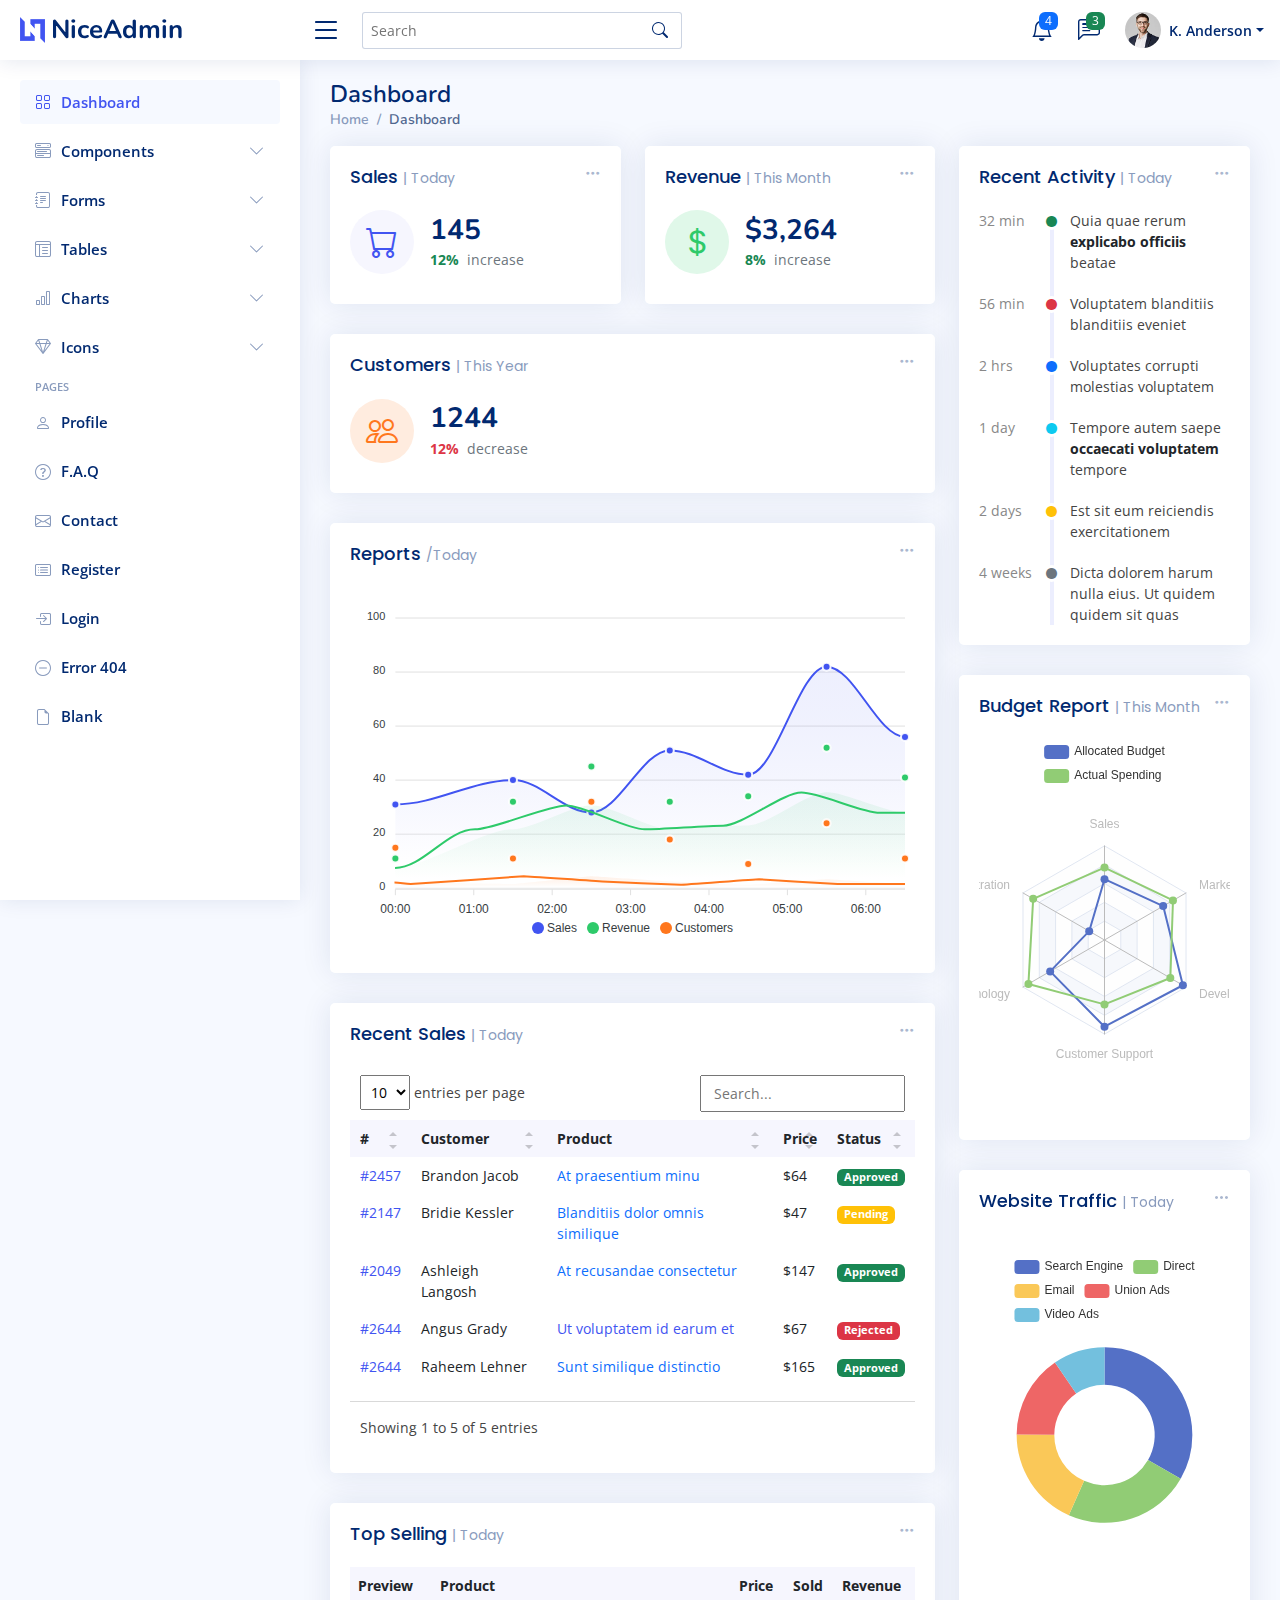
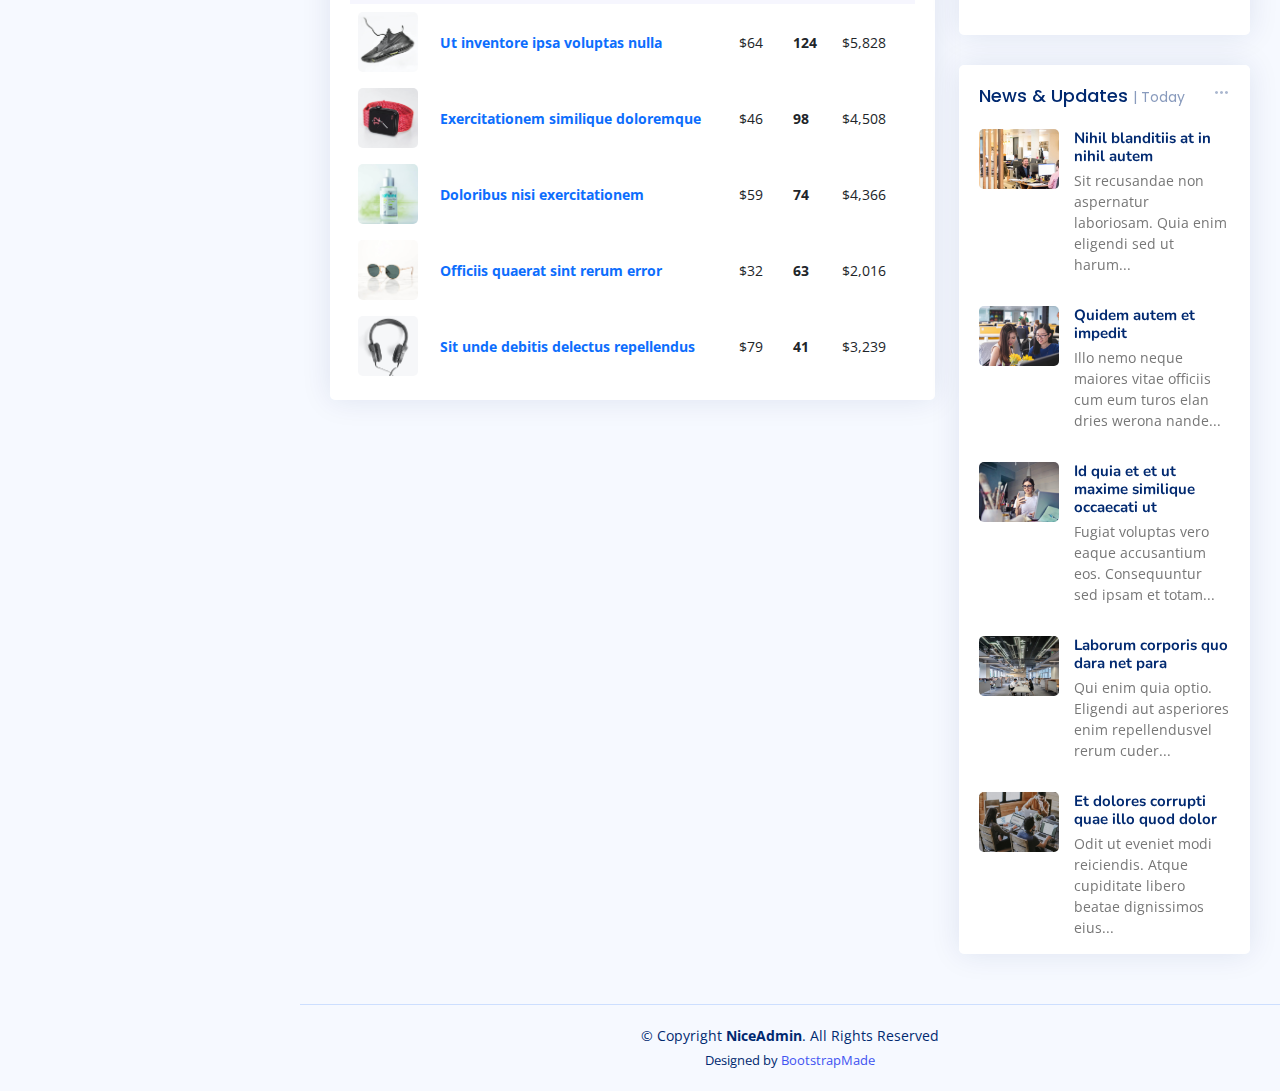
<file: Content/Admin/index.html>
<!DOCTYPE html>
<html lang="en">

<head>
  <meta charset="utf-8">
  <meta content="width=device-width, initial-scale=1.0" name="viewport">

  <title>Dashboard - NiceAdmin Bootstrap Template</title>
  <meta content="" name="description">
  <meta content="" name="keywords">

  <!-- Favicons -->
  <link href="assets/img/favicon.png" rel="icon">
  <link href="assets/img/apple-touch-icon.png" rel="apple-touch-icon">

  <!-- Google Fonts -->
  <link href="https://fonts.gstatic.com" rel="preconnect">
  <link href="https://fonts.googleapis.com/css?family=Open+Sans:300,300i,400,400i,600,600i,700,700i|Nunito:300,300i,400,400i,600,600i,700,700i|Poppins:300,300i,400,400i,500,500i,600,600i,700,700i" rel="stylesheet">

  <!-- Vendor CSS Files -->
  <link href="assets/vendor/bootstrap/css/bootstrap.min.css" rel="stylesheet">
  <link href="assets/vendor/bootstrap-icons/bootstrap-icons.css" rel="stylesheet">
  <link href="assets/vendor/boxicons/css/boxicons.min.css" rel="stylesheet">
  <link href="assets/vendor/quill/quill.snow.css" rel="stylesheet">
  <link href="assets/vendor/quill/quill.bubble.css" rel="stylesheet">
  <link href="assets/vendor/remixicon/remixicon.css" rel="stylesheet">
  <link href="assets/vendor/simple-datatables/style.css" rel="stylesheet">

  <!-- Template Main CSS File -->
  <link href="assets/css/style.css" rel="stylesheet">

  <!-- =======================================================
  * Template Name: NiceAdmin
  * Updated: Mar 09 2023 with Bootstrap v5.2.3
  * Template URL: https://bootstrapmade.com/nice-admin-bootstrap-admin-html-template/
  * Author: BootstrapMade.com
  * License: https://bootstrapmade.com/license/
  ======================================================== -->
</head>

<body>

  <!-- ======= Header ======= -->
  <header id="header" class="header fixed-top d-flex align-items-center">

    <div class="d-flex align-items-center justify-content-between">
      <a href="index.html" class="logo d-flex align-items-center">
        <img src="assets/img/logo.png" alt="">
        <span class="d-none d-lg-block">NiceAdmin</span>
      </a>
      <i class="bi bi-list toggle-sidebar-btn"></i>
    </div><!-- End Logo -->

    <div class="search-bar">
      <form class="search-form d-flex align-items-center" method="POST" action="#">
        <input type="text" name="query" placeholder="Search" title="Enter search keyword">
        <button type="submit" title="Search"><i class="bi bi-search"></i></button>
      </form>
    </div><!-- End Search Bar -->

    <nav class="header-nav ms-auto">
      <ul class="d-flex align-items-center">

        <li class="nav-item d-block d-lg-none">
          <a class="nav-link nav-icon search-bar-toggle " href="#">
            <i class="bi bi-search"></i>
          </a>
        </li><!-- End Search Icon-->

        <li class="nav-item dropdown">

          <a class="nav-link nav-icon" href="#" data-bs-toggle="dropdown">
            <i class="bi bi-bell"></i>
            <span class="badge bg-primary badge-number">4</span>
          </a><!-- End Notification Icon -->

          <ul class="dropdown-menu dropdown-menu-end dropdown-menu-arrow notifications">
            <li class="dropdown-header">
              You have 4 new notifications
              <a href="#"><span class="badge rounded-pill bg-primary p-2 ms-2">View all</span></a>
            </li>
            <li>
              <hr class="dropdown-divider">
            </li>

            <li class="notification-item">
              <i class="bi bi-exclamation-circle text-warning"></i>
              <div>
                <h4>Lorem Ipsum</h4>
                <p>Quae dolorem earum veritatis oditseno</p>
                <p>30 min. ago</p>
              </div>
            </li>

            <li>
              <hr class="dropdown-divider">
            </li>

            <li class="notification-item">
              <i class="bi bi-x-circle text-danger"></i>
              <div>
                <h4>Atque rerum nesciunt</h4>
                <p>Quae dolorem earum veritatis oditseno</p>
                <p>1 hr. ago</p>
              </div>
            </li>

            <li>
              <hr class="dropdown-divider">
            </li>

            <li class="notification-item">
              <i class="bi bi-check-circle text-success"></i>
              <div>
                <h4>Sit rerum fuga</h4>
                <p>Quae dolorem earum veritatis oditseno</p>
                <p>2 hrs. ago</p>
              </div>
            </li>

            <li>
              <hr class="dropdown-divider">
            </li>

            <li class="notification-item">
              <i class="bi bi-info-circle text-primary"></i>
              <div>
                <h4>Dicta reprehenderit</h4>
                <p>Quae dolorem earum veritatis oditseno</p>
                <p>4 hrs. ago</p>
              </div>
            </li>

            <li>
              <hr class="dropdown-divider">
            </li>
            <li class="dropdown-footer">
              <a href="#">Show all notifications</a>
            </li>

          </ul><!-- End Notification Dropdown Items -->

        </li><!-- End Notification Nav -->

        <li class="nav-item dropdown">

          <a class="nav-link nav-icon" href="#" data-bs-toggle="dropdown">
            <i class="bi bi-chat-left-text"></i>
            <span class="badge bg-success badge-number">3</span>
          </a><!-- End Messages Icon -->

          <ul class="dropdown-menu dropdown-menu-end dropdown-menu-arrow messages">
            <li class="dropdown-header">
              You have 3 new messages
              <a href="#"><span class="badge rounded-pill bg-primary p-2 ms-2">View all</span></a>
            </li>
            <li>
              <hr class="dropdown-divider">
            </li>

            <li class="message-item">
              <a href="#">
                <img src="assets/img/messages-1.jpg" alt="" class="rounded-circle">
                <div>
                  <h4>Maria Hudson</h4>
                  <p>Velit asperiores et ducimus soluta repudiandae labore officia est ut...</p>
                  <p>4 hrs. ago</p>
                </div>
              </a>
            </li>
            <li>
              <hr class="dropdown-divider">
            </li>

            <li class="message-item">
              <a href="#">
                <img src="assets/img/messages-2.jpg" alt="" class="rounded-circle">
                <div>
                  <h4>Anna Nelson</h4>
                  <p>Velit asperiores et ducimus soluta repudiandae labore officia est ut...</p>
                  <p>6 hrs. ago</p>
                </div>
              </a>
            </li>
            <li>
              <hr class="dropdown-divider">
            </li>

            <li class="message-item">
              <a href="#">
                <img src="assets/img/messages-3.jpg" alt="" class="rounded-circle">
                <div>
                  <h4>David Muldon</h4>
                  <p>Velit asperiores et ducimus soluta repudiandae labore officia est ut...</p>
                  <p>8 hrs. ago</p>
                </div>
              </a>
            </li>
            <li>
              <hr class="dropdown-divider">
            </li>

            <li class="dropdown-footer">
              <a href="#">Show all messages</a>
            </li>

          </ul><!-- End Messages Dropdown Items -->

        </li><!-- End Messages Nav -->

        <li class="nav-item dropdown pe-3">

          <a class="nav-link nav-profile d-flex align-items-center pe-0" href="#" data-bs-toggle="dropdown">
            <img src="assets/img/profile-img.jpg" alt="Profile" class="rounded-circle">
            <span class="d-none d-md-block dropdown-toggle ps-2">K. Anderson</span>
          </a><!-- End Profile Iamge Icon -->

          <ul class="dropdown-menu dropdown-menu-end dropdown-menu-arrow profile">
            <li class="dropdown-header">
              <h6>Kevin Anderson</h6>
              <span>Web Designer</span>
            </li>
            <li>
              <hr class="dropdown-divider">
            </li>

            <li>
              <a class="dropdown-item d-flex align-items-center" href="users-profile.html">
                <i class="bi bi-person"></i>
                <span>My Profile</span>
              </a>
            </li>
            <li>
              <hr class="dropdown-divider">
            </li>

            <li>
              <a class="dropdown-item d-flex align-items-center" href="users-profile.html">
                <i class="bi bi-gear"></i>
                <span>Account Settings</span>
              </a>
            </li>
            <li>
              <hr class="dropdown-divider">
            </li>

            <li>
              <a class="dropdown-item d-flex align-items-center" href="pages-faq.html">
                <i class="bi bi-question-circle"></i>
                <span>Need Help?</span>
              </a>
            </li>
            <li>
              <hr class="dropdown-divider">
            </li>

            <li>
              <a class="dropdown-item d-flex align-items-center" href="#">
                <i class="bi bi-box-arrow-right"></i>
                <span>Sign Out</span>
              </a>
            </li>

          </ul><!-- End Profile Dropdown Items -->
        </li><!-- End Profile Nav -->

      </ul>
    </nav><!-- End Icons Navigation -->

  </header><!-- End Header -->

  <!-- ======= Sidebar ======= -->
  <aside id="sidebar" class="sidebar">

    <ul class="sidebar-nav" id="sidebar-nav">

      <li class="nav-item">
        <a class="nav-link " href="index.html">
          <i class="bi bi-grid"></i>
          <span>Dashboard</span>
        </a>
      </li><!-- End Dashboard Nav -->

      <li class="nav-item">
        <a class="nav-link collapsed" data-bs-target="#components-nav" data-bs-toggle="collapse" href="#">
          <i class="bi bi-menu-button-wide"></i><span>Components</span><i class="bi bi-chevron-down ms-auto"></i>
        </a>
        <ul id="components-nav" class="nav-content collapse " data-bs-parent="#sidebar-nav">
          <li>
            <a href="components-alerts.html">
              <i class="bi bi-circle"></i><span>Alerts</span>
            </a>
          </li>
          <li>
            <a href="components-accordion.html">
              <i class="bi bi-circle"></i><span>Accordion</span>
            </a>
          </li>
          <li>
            <a href="components-badges.html">
              <i class="bi bi-circle"></i><span>Badges</span>
            </a>
          </li>
          <li>
            <a href="components-breadcrumbs.html">
              <i class="bi bi-circle"></i><span>Breadcrumbs</span>
            </a>
          </li>
          <li>
            <a href="components-buttons.html">
              <i class="bi bi-circle"></i><span>Buttons</span>
            </a>
          </li>
          <li>
            <a href="components-cards.html">
              <i class="bi bi-circle"></i><span>Cards</span>
            </a>
          </li>
          <li>
            <a href="components-carousel.html">
              <i class="bi bi-circle"></i><span>Carousel</span>
            </a>
          </li>
          <li>
            <a href="components-list-group.html">
              <i class="bi bi-circle"></i><span>List group</span>
            </a>
          </li>
          <li>
            <a href="components-modal.html">
              <i class="bi bi-circle"></i><span>Modal</span>
            </a>
          </li>
          <li>
            <a href="components-tabs.html">
              <i class="bi bi-circle"></i><span>Tabs</span>
            </a>
          </li>
          <li>
            <a href="components-pagination.html">
              <i class="bi bi-circle"></i><span>Pagination</span>
            </a>
          </li>
          <li>
            <a href="components-progress.html">
              <i class="bi bi-circle"></i><span>Progress</span>
            </a>
          </li>
          <li>
            <a href="components-spinners.html">
              <i class="bi bi-circle"></i><span>Spinners</span>
            </a>
          </li>
          <li>
            <a href="components-tooltips.html">
              <i class="bi bi-circle"></i><span>Tooltips</span>
            </a>
          </li>
        </ul>
      </li><!-- End Components Nav -->

      <li class="nav-item">
        <a class="nav-link collapsed" data-bs-target="#forms-nav" data-bs-toggle="collapse" href="#">
          <i class="bi bi-journal-text"></i><span>Forms</span><i class="bi bi-chevron-down ms-auto"></i>
        </a>
        <ul id="forms-nav" class="nav-content collapse " data-bs-parent="#sidebar-nav">
          <li>
            <a href="forms-elements.html">
              <i class="bi bi-circle"></i><span>Form Elements</span>
            </a>
          </li>
          <li>
            <a href="forms-layouts.html">
              <i class="bi bi-circle"></i><span>Form Layouts</span>
            </a>
          </li>
          <li>
            <a href="forms-editors.html">
              <i class="bi bi-circle"></i><span>Form Editors</span>
            </a>
          </li>
          <li>
            <a href="forms-validation.html">
              <i class="bi bi-circle"></i><span>Form Validation</span>
            </a>
          </li>
        </ul>
      </li><!-- End Forms Nav -->

      <li class="nav-item">
        <a class="nav-link collapsed" data-bs-target="#tables-nav" data-bs-toggle="collapse" href="#">
          <i class="bi bi-layout-text-window-reverse"></i><span>Tables</span><i class="bi bi-chevron-down ms-auto"></i>
        </a>
        <ul id="tables-nav" class="nav-content collapse " data-bs-parent="#sidebar-nav">
          <li>
            <a href="tables-general.html">
              <i class="bi bi-circle"></i><span>General Tables</span>
            </a>
          </li>
          <li>
            <a href="tables-data.html">
              <i class="bi bi-circle"></i><span>Data Tables</span>
            </a>
          </li>
        </ul>
      </li><!-- End Tables Nav -->

      <li class="nav-item">
        <a class="nav-link collapsed" data-bs-target="#charts-nav" data-bs-toggle="collapse" href="#">
          <i class="bi bi-bar-chart"></i><span>Charts</span><i class="bi bi-chevron-down ms-auto"></i>
        </a>
        <ul id="charts-nav" class="nav-content collapse " data-bs-parent="#sidebar-nav">
          <li>
            <a href="charts-chartjs.html">
              <i class="bi bi-circle"></i><span>Chart.js</span>
            </a>
          </li>
          <li>
            <a href="charts-apexcharts.html">
              <i class="bi bi-circle"></i><span>ApexCharts</span>
            </a>
          </li>
          <li>
            <a href="charts-echarts.html">
              <i class="bi bi-circle"></i><span>ECharts</span>
            </a>
          </li>
        </ul>
      </li><!-- End Charts Nav -->

      <li class="nav-item">
        <a class="nav-link collapsed" data-bs-target="#icons-nav" data-bs-toggle="collapse" href="#">
          <i class="bi bi-gem"></i><span>Icons</span><i class="bi bi-chevron-down ms-auto"></i>
        </a>
        <ul id="icons-nav" class="nav-content collapse " data-bs-parent="#sidebar-nav">
          <li>
            <a href="icons-bootstrap.html">
              <i class="bi bi-circle"></i><span>Bootstrap Icons</span>
            </a>
          </li>
          <li>
            <a href="icons-remix.html">
              <i class="bi bi-circle"></i><span>Remix Icons</span>
            </a>
          </li>
          <li>
            <a href="icons-boxicons.html">
              <i class="bi bi-circle"></i><span>Boxicons</span>
            </a>
          </li>
        </ul>
      </li><!-- End Icons Nav -->

      <li class="nav-heading">Pages</li>

      <li class="nav-item">
        <a class="nav-link collapsed" href="users-profile.html">
          <i class="bi bi-person"></i>
          <span>Profile</span>
        </a>
      </li><!-- End Profile Page Nav -->

      <li class="nav-item">
        <a class="nav-link collapsed" href="pages-faq.html">
          <i class="bi bi-question-circle"></i>
          <span>F.A.Q</span>
        </a>
      </li><!-- End F.A.Q Page Nav -->

      <li class="nav-item">
        <a class="nav-link collapsed" href="pages-contact.html">
          <i class="bi bi-envelope"></i>
          <span>Contact</span>
        </a>
      </li><!-- End Contact Page Nav -->

      <li class="nav-item">
        <a class="nav-link collapsed" href="pages-register.html">
          <i class="bi bi-card-list"></i>
          <span>Register</span>
        </a>
      </li><!-- End Register Page Nav -->

      <li class="nav-item">
        <a class="nav-link collapsed" href="pages-login.html">
          <i class="bi bi-box-arrow-in-right"></i>
          <span>Login</span>
        </a>
      </li><!-- End Login Page Nav -->

      <li class="nav-item">
        <a class="nav-link collapsed" href="pages-error-404.html">
          <i class="bi bi-dash-circle"></i>
          <span>Error 404</span>
        </a>
      </li><!-- End Error 404 Page Nav -->

      <li class="nav-item">
        <a class="nav-link collapsed" href="pages-blank.html">
          <i class="bi bi-file-earmark"></i>
          <span>Blank</span>
        </a>
      </li><!-- End Blank Page Nav -->

    </ul>

  </aside><!-- End Sidebar-->

  <main id="main" class="main">

    <div class="pagetitle">
      <h1>Dashboard</h1>
      <nav>
        <ol class="breadcrumb">
          <li class="breadcrumb-item"><a href="index.html">Home</a></li>
          <li class="breadcrumb-item active">Dashboard</li>
        </ol>
      </nav>
    </div><!-- End Page Title -->

    <section class="section dashboard">
      <div class="row">

        <!-- Left side columns -->
        <div class="col-lg-8">
          <div class="row">

            <!-- Sales Card -->
            <div class="col-xxl-4 col-md-6">
              <div class="card info-card sales-card">

                <div class="filter">
                  <a class="icon" href="#" data-bs-toggle="dropdown"><i class="bi bi-three-dots"></i></a>
                  <ul class="dropdown-menu dropdown-menu-end dropdown-menu-arrow">
                    <li class="dropdown-header text-start">
                      <h6>Filter</h6>
                    </li>

                    <li><a class="dropdown-item" href="#">Today</a></li>
                    <li><a class="dropdown-item" href="#">This Month</a></li>
                    <li><a class="dropdown-item" href="#">This Year</a></li>
                  </ul>
                </div>

                <div class="card-body">
                  <h5 class="card-title">Sales <span>| Today</span></h5>

                  <div class="d-flex align-items-center">
                    <div class="card-icon rounded-circle d-flex align-items-center justify-content-center">
                      <i class="bi bi-cart"></i>
                    </div>
                    <div class="ps-3">
                      <h6>145</h6>
                      <span class="text-success small pt-1 fw-bold">12%</span> <span class="text-muted small pt-2 ps-1">increase</span>

                    </div>
                  </div>
                </div>

              </div>
            </div><!-- End Sales Card -->

            <!-- Revenue Card -->
            <div class="col-xxl-4 col-md-6">
              <div class="card info-card revenue-card">

                <div class="filter">
                  <a class="icon" href="#" data-bs-toggle="dropdown"><i class="bi bi-three-dots"></i></a>
                  <ul class="dropdown-menu dropdown-menu-end dropdown-menu-arrow">
                    <li class="dropdown-header text-start">
                      <h6>Filter</h6>
                    </li>

                    <li><a class="dropdown-item" href="#">Today</a></li>
                    <li><a class="dropdown-item" href="#">This Month</a></li>
                    <li><a class="dropdown-item" href="#">This Year</a></li>
                  </ul>
                </div>

                <div class="card-body">
                  <h5 class="card-title">Revenue <span>| This Month</span></h5>

                  <div class="d-flex align-items-center">
                    <div class="card-icon rounded-circle d-flex align-items-center justify-content-center">
                      <i class="bi bi-currency-dollar"></i>
                    </div>
                    <div class="ps-3">
                      <h6>$3,264</h6>
                      <span class="text-success small pt-1 fw-bold">8%</span> <span class="text-muted small pt-2 ps-1">increase</span>

                    </div>
                  </div>
                </div>

              </div>
            </div><!-- End Revenue Card -->

            <!-- Customers Card -->
            <div class="col-xxl-4 col-xl-12">

              <div class="card info-card customers-card">

                <div class="filter">
                  <a class="icon" href="#" data-bs-toggle="dropdown"><i class="bi bi-three-dots"></i></a>
                  <ul class="dropdown-menu dropdown-menu-end dropdown-menu-arrow">
                    <li class="dropdown-header text-start">
                      <h6>Filter</h6>
                    </li>

                    <li><a class="dropdown-item" href="#">Today</a></li>
                    <li><a class="dropdown-item" href="#">This Month</a></li>
                    <li><a class="dropdown-item" href="#">This Year</a></li>
                  </ul>
                </div>

                <div class="card-body">
                  <h5 class="card-title">Customers <span>| This Year</span></h5>

                  <div class="d-flex align-items-center">
                    <div class="card-icon rounded-circle d-flex align-items-center justify-content-center">
                      <i class="bi bi-people"></i>
                    </div>
                    <div class="ps-3">
                      <h6>1244</h6>
                      <span class="text-danger small pt-1 fw-bold">12%</span> <span class="text-muted small pt-2 ps-1">decrease</span>

                    </div>
                  </div>

                </div>
              </div>

            </div><!-- End Customers Card -->

            <!-- Reports -->
            <div class="col-12">
              <div class="card">

                <div class="filter">
                  <a class="icon" href="#" data-bs-toggle="dropdown"><i class="bi bi-three-dots"></i></a>
                  <ul class="dropdown-menu dropdown-menu-end dropdown-menu-arrow">
                    <li class="dropdown-header text-start">
                      <h6>Filter</h6>
                    </li>

                    <li><a class="dropdown-item" href="#">Today</a></li>
                    <li><a class="dropdown-item" href="#">This Month</a></li>
                    <li><a class="dropdown-item" href="#">This Year</a></li>
                  </ul>
                </div>

                <div class="card-body">
                  <h5 class="card-title">Reports <span>/Today</span></h5>

                  <!-- Line Chart -->
                  <div id="reportsChart"></div>

                  <script>
                    document.addEventListener("DOMContentLoaded", () => {
                      new ApexCharts(document.querySelector("#reportsChart"), {
                        series: [{
                          name: 'Sales',
                          data: [31, 40, 28, 51, 42, 82, 56],
                        }, {
                          name: 'Revenue',
                          data: [11, 32, 45, 32, 34, 52, 41]
                        }, {
                          name: 'Customers',
                          data: [15, 11, 32, 18, 9, 24, 11]
                        }],
                        chart: {
                          height: 350,
                          type: 'area',
                          toolbar: {
                            show: false
                          },
                        },
                        markers: {
                          size: 4
                        },
                        colors: ['#4154f1', '#2eca6a', '#ff771d'],
                        fill: {
                          type: "gradient",
                          gradient: {
                            shadeIntensity: 1,
                            opacityFrom: 0.3,
                            opacityTo: 0.4,
                            stops: [0, 90, 100]
                          }
                        },
                        dataLabels: {
                          enabled: false
                        },
                        stroke: {
                          curve: 'smooth',
                          width: 2
                        },
                        xaxis: {
                          type: 'datetime',
                          categories: ["2018-09-19T00:00:00.000Z", "2018-09-19T01:30:00.000Z", "2018-09-19T02:30:00.000Z", "2018-09-19T03:30:00.000Z", "2018-09-19T04:30:00.000Z", "2018-09-19T05:30:00.000Z", "2018-09-19T06:30:00.000Z"]
                        },
                        tooltip: {
                          x: {
                            format: 'dd/MM/yy HH:mm'
                          },
                        }
                      }).render();
                    });
                  </script>
                  <!-- End Line Chart -->

                </div>

              </div>
            </div><!-- End Reports -->

            <!-- Recent Sales -->
            <div class="col-12">
              <div class="card recent-sales overflow-auto">

                <div class="filter">
                  <a class="icon" href="#" data-bs-toggle="dropdown"><i class="bi bi-three-dots"></i></a>
                  <ul class="dropdown-menu dropdown-menu-end dropdown-menu-arrow">
                    <li class="dropdown-header text-start">
                      <h6>Filter</h6>
                    </li>

                    <li><a class="dropdown-item" href="#">Today</a></li>
                    <li><a class="dropdown-item" href="#">This Month</a></li>
                    <li><a class="dropdown-item" href="#">This Year</a></li>
                  </ul>
                </div>

                <div class="card-body">
                  <h5 class="card-title">Recent Sales <span>| Today</span></h5>

                  <table class="table table-borderless datatable">
                    <thead>
                      <tr>
                        <th scope="col">#</th>
                        <th scope="col">Customer</th>
                        <th scope="col">Product</th>
                        <th scope="col">Price</th>
                        <th scope="col">Status</th>
                      </tr>
                    </thead>
                    <tbody>
                      <tr>
                        <th scope="row"><a href="#">#2457</a></th>
                        <td>Brandon Jacob</td>
                        <td><a href="#" class="text-primary">At praesentium minu</a></td>
                        <td>$64</td>
                        <td><span class="badge bg-success">Approved</span></td>
                      </tr>
                      <tr>
                        <th scope="row"><a href="#">#2147</a></th>
                        <td>Bridie Kessler</td>
                        <td><a href="#" class="text-primary">Blanditiis dolor omnis similique</a></td>
                        <td>$47</td>
                        <td><span class="badge bg-warning">Pending</span></td>
                      </tr>
                      <tr>
                        <th scope="row"><a href="#">#2049</a></th>
                        <td>Ashleigh Langosh</td>
                        <td><a href="#" class="text-primary">At recusandae consectetur</a></td>
                        <td>$147</td>
                        <td><span class="badge bg-success">Approved</span></td>
                      </tr>
                      <tr>
                        <th scope="row"><a href="#">#2644</a></th>
                        <td>Angus Grady</td>
                        <td><a href="#" class="text-primar">Ut voluptatem id earum et</a></td>
                        <td>$67</td>
                        <td><span class="badge bg-danger">Rejected</span></td>
                      </tr>
                      <tr>
                        <th scope="row"><a href="#">#2644</a></th>
                        <td>Raheem Lehner</td>
                        <td><a href="#" class="text-primary">Sunt similique distinctio</a></td>
                        <td>$165</td>
                        <td><span class="badge bg-success">Approved</span></td>
                      </tr>
                    </tbody>
                  </table>

                </div>

              </div>
            </div><!-- End Recent Sales -->

            <!-- Top Selling -->
            <div class="col-12">
              <div class="card top-selling overflow-auto">

                <div class="filter">
                  <a class="icon" href="#" data-bs-toggle="dropdown"><i class="bi bi-three-dots"></i></a>
                  <ul class="dropdown-menu dropdown-menu-end dropdown-menu-arrow">
                    <li class="dropdown-header text-start">
                      <h6>Filter</h6>
                    </li>

                    <li><a class="dropdown-item" href="#">Today</a></li>
                    <li><a class="dropdown-item" href="#">This Month</a></li>
                    <li><a class="dropdown-item" href="#">This Year</a></li>
                  </ul>
                </div>

                <div class="card-body pb-0">
                  <h5 class="card-title">Top Selling <span>| Today</span></h5>

                  <table class="table table-borderless">
                    <thead>
                      <tr>
                        <th scope="col">Preview</th>
                        <th scope="col">Product</th>
                        <th scope="col">Price</th>
                        <th scope="col">Sold</th>
                        <th scope="col">Revenue</th>
                      </tr>
                    </thead>
                    <tbody>
                      <tr>
                        <th scope="row"><a href="#"><img src="assets/img/product-1.jpg" alt=""></a></th>
                        <td><a href="#" class="text-primary fw-bold">Ut inventore ipsa voluptas nulla</a></td>
                        <td>$64</td>
                        <td class="fw-bold">124</td>
                        <td>$5,828</td>
                      </tr>
                      <tr>
                        <th scope="row"><a href="#"><img src="assets/img/product-2.jpg" alt=""></a></th>
                        <td><a href="#" class="text-primary fw-bold">Exercitationem similique doloremque</a></td>
                        <td>$46</td>
                        <td class="fw-bold">98</td>
                        <td>$4,508</td>
                      </tr>
                      <tr>
                        <th scope="row"><a href="#"><img src="assets/img/product-3.jpg" alt=""></a></th>
                        <td><a href="#" class="text-primary fw-bold">Doloribus nisi exercitationem</a></td>
                        <td>$59</td>
                        <td class="fw-bold">74</td>
                        <td>$4,366</td>
                      </tr>
                      <tr>
                        <th scope="row"><a href="#"><img src="assets/img/product-4.jpg" alt=""></a></th>
                        <td><a href="#" class="text-primary fw-bold">Officiis quaerat sint rerum error</a></td>
                        <td>$32</td>
                        <td class="fw-bold">63</td>
                        <td>$2,016</td>
                      </tr>
                      <tr>
                        <th scope="row"><a href="#"><img src="assets/img/product-5.jpg" alt=""></a></th>
                        <td><a href="#" class="text-primary fw-bold">Sit unde debitis delectus repellendus</a></td>
                        <td>$79</td>
                        <td class="fw-bold">41</td>
                        <td>$3,239</td>
                      </tr>
                    </tbody>
                  </table>

                </div>

              </div>
            </div><!-- End Top Selling -->

          </div>
        </div><!-- End Left side columns -->

        <!-- Right side columns -->
        <div class="col-lg-4">

          <!-- Recent Activity -->
          <div class="card">
            <div class="filter">
              <a class="icon" href="#" data-bs-toggle="dropdown"><i class="bi bi-three-dots"></i></a>
              <ul class="dropdown-menu dropdown-menu-end dropdown-menu-arrow">
                <li class="dropdown-header text-start">
                  <h6>Filter</h6>
                </li>

                <li><a class="dropdown-item" href="#">Today</a></li>
                <li><a class="dropdown-item" href="#">This Month</a></li>
                <li><a class="dropdown-item" href="#">This Year</a></li>
              </ul>
            </div>

            <div class="card-body">
              <h5 class="card-title">Recent Activity <span>| Today</span></h5>

              <div class="activity">

                <div class="activity-item d-flex">
                  <div class="activite-label">32 min</div>
                  <i class='bi bi-circle-fill activity-badge text-success align-self-start'></i>
                  <div class="activity-content">
                    Quia quae rerum <a href="#" class="fw-bold text-dark">explicabo officiis</a> beatae
                  </div>
                </div><!-- End activity item-->

                <div class="activity-item d-flex">
                  <div class="activite-label">56 min</div>
                  <i class='bi bi-circle-fill activity-badge text-danger align-self-start'></i>
                  <div class="activity-content">
                    Voluptatem blanditiis blanditiis eveniet
                  </div>
                </div><!-- End activity item-->

                <div class="activity-item d-flex">
                  <div class="activite-label">2 hrs</div>
                  <i class='bi bi-circle-fill activity-badge text-primary align-self-start'></i>
                  <div class="activity-content">
                    Voluptates corrupti molestias voluptatem
                  </div>
                </div><!-- End activity item-->

                <div class="activity-item d-flex">
                  <div class="activite-label">1 day</div>
                  <i class='bi bi-circle-fill activity-badge text-info align-self-start'></i>
                  <div class="activity-content">
                    Tempore autem saepe <a href="#" class="fw-bold text-dark">occaecati voluptatem</a> tempore
                  </div>
                </div><!-- End activity item-->

                <div class="activity-item d-flex">
                  <div class="activite-label">2 days</div>
                  <i class='bi bi-circle-fill activity-badge text-warning align-self-start'></i>
                  <div class="activity-content">
                    Est sit eum reiciendis exercitationem
                  </div>
                </div><!-- End activity item-->

                <div class="activity-item d-flex">
                  <div class="activite-label">4 weeks</div>
                  <i class='bi bi-circle-fill activity-badge text-muted align-self-start'></i>
                  <div class="activity-content">
                    Dicta dolorem harum nulla eius. Ut quidem quidem sit quas
                  </div>
                </div><!-- End activity item-->

              </div>

            </div>
          </div><!-- End Recent Activity -->

          <!-- Budget Report -->
          <div class="card">
            <div class="filter">
              <a class="icon" href="#" data-bs-toggle="dropdown"><i class="bi bi-three-dots"></i></a>
              <ul class="dropdown-menu dropdown-menu-end dropdown-menu-arrow">
                <li class="dropdown-header text-start">
                  <h6>Filter</h6>
                </li>

                <li><a class="dropdown-item" href="#">Today</a></li>
                <li><a class="dropdown-item" href="#">This Month</a></li>
                <li><a class="dropdown-item" href="#">This Year</a></li>
              </ul>
            </div>

            <div class="card-body pb-0">
              <h5 class="card-title">Budget Report <span>| This Month</span></h5>

              <div id="budgetChart" style="min-height: 400px;" class="echart"></div>

              <script>
                document.addEventListener("DOMContentLoaded", () => {
                  var budgetChart = echarts.init(document.querySelector("#budgetChart")).setOption({
                    legend: {
                      data: ['Allocated Budget', 'Actual Spending']
                    },
                    radar: {
                      // shape: 'circle',
                      indicator: [{
                          name: 'Sales',
                          max: 6500
                        },
                        {
                          name: 'Administration',
                          max: 16000
                        },
                        {
                          name: 'Information Technology',
                          max: 30000
                        },
                        {
                          name: 'Customer Support',
                          max: 38000
                        },
                        {
                          name: 'Development',
                          max: 52000
                        },
                        {
                          name: 'Marketing',
                          max: 25000
                        }
                      ]
                    },
                    series: [{
                      name: 'Budget vs spending',
                      type: 'radar',
                      data: [{
                          value: [4200, 3000, 20000, 35000, 50000, 18000],
                          name: 'Allocated Budget'
                        },
                        {
                          value: [5000, 14000, 28000, 26000, 42000, 21000],
                          name: 'Actual Spending'
                        }
                      ]
                    }]
                  });
                });
              </script>

            </div>
          </div><!-- End Budget Report -->

          <!-- Website Traffic -->
          <div class="card">
            <div class="filter">
              <a class="icon" href="#" data-bs-toggle="dropdown"><i class="bi bi-three-dots"></i></a>
              <ul class="dropdown-menu dropdown-menu-end dropdown-menu-arrow">
                <li class="dropdown-header text-start">
                  <h6>Filter</h6>
                </li>

                <li><a class="dropdown-item" href="#">Today</a></li>
                <li><a class="dropdown-item" href="#">This Month</a></li>
                <li><a class="dropdown-item" href="#">This Year</a></li>
              </ul>
            </div>

            <div class="card-body pb-0">
              <h5 class="card-title">Website Traffic <span>| Today</span></h5>

              <div id="trafficChart" style="min-height: 400px;" class="echart"></div>

              <script>
                document.addEventListener("DOMContentLoaded", () => {
                  echarts.init(document.querySelector("#trafficChart")).setOption({
                    tooltip: {
                      trigger: 'item'
                    },
                    legend: {
                      top: '5%',
                      left: 'center'
                    },
                    series: [{
                      name: 'Access From',
                      type: 'pie',
                      radius: ['40%', '70%'],
                      avoidLabelOverlap: false,
                      label: {
                        show: false,
                        position: 'center'
                      },
                      emphasis: {
                        label: {
                          show: true,
                          fontSize: '18',
                          fontWeight: 'bold'
                        }
                      },
                      labelLine: {
                        show: false
                      },
                      data: [{
                          value: 1048,
                          name: 'Search Engine'
                        },
                        {
                          value: 735,
                          name: 'Direct'
                        },
                        {
                          value: 580,
                          name: 'Email'
                        },
                        {
                          value: 484,
                          name: 'Union Ads'
                        },
                        {
                          value: 300,
                          name: 'Video Ads'
                        }
                      ]
                    }]
                  });
                });
              </script>

            </div>
          </div><!-- End Website Traffic -->

          <!-- News & Updates Traffic -->
          <div class="card">
            <div class="filter">
              <a class="icon" href="#" data-bs-toggle="dropdown"><i class="bi bi-three-dots"></i></a>
              <ul class="dropdown-menu dropdown-menu-end dropdown-menu-arrow">
                <li class="dropdown-header text-start">
                  <h6>Filter</h6>
                </li>

                <li><a class="dropdown-item" href="#">Today</a></li>
                <li><a class="dropdown-item" href="#">This Month</a></li>
                <li><a class="dropdown-item" href="#">This Year</a></li>
              </ul>
            </div>

            <div class="card-body pb-0">
              <h5 class="card-title">News &amp; Updates <span>| Today</span></h5>

              <div class="news">
                <div class="post-item clearfix">
                  <img src="assets/img/news-1.jpg" alt="">
                  <h4><a href="#">Nihil blanditiis at in nihil autem</a></h4>
                  <p>Sit recusandae non aspernatur laboriosam. Quia enim eligendi sed ut harum...</p>
                </div>

                <div class="post-item clearfix">
                  <img src="assets/img/news-2.jpg" alt="">
                  <h4><a href="#">Quidem autem et impedit</a></h4>
                  <p>Illo nemo neque maiores vitae officiis cum eum turos elan dries werona nande...</p>
                </div>

                <div class="post-item clearfix">
                  <img src="assets/img/news-3.jpg" alt="">
                  <h4><a href="#">Id quia et et ut maxime similique occaecati ut</a></h4>
                  <p>Fugiat voluptas vero eaque accusantium eos. Consequuntur sed ipsam et totam...</p>
                </div>

                <div class="post-item clearfix">
                  <img src="assets/img/news-4.jpg" alt="">
                  <h4><a href="#">Laborum corporis quo dara net para</a></h4>
                  <p>Qui enim quia optio. Eligendi aut asperiores enim repellendusvel rerum cuder...</p>
                </div>

                <div class="post-item clearfix">
                  <img src="assets/img/news-5.jpg" alt="">
                  <h4><a href="#">Et dolores corrupti quae illo quod dolor</a></h4>
                  <p>Odit ut eveniet modi reiciendis. Atque cupiditate libero beatae dignissimos eius...</p>
                </div>

              </div><!-- End sidebar recent posts-->

            </div>
          </div><!-- End News & Updates -->

        </div><!-- End Right side columns -->

      </div>
    </section>

  </main><!-- End #main -->

  <!-- ======= Footer ======= -->
  <footer id="footer" class="footer">
    <div class="copyright">
      &copy; Copyright <strong><span>NiceAdmin</span></strong>. All Rights Reserved
    </div>
    <div class="credits">
      <!-- All the links in the footer should remain intact. -->
      <!-- You can delete the links only if you purchased the pro version. -->
      <!-- Licensing information: https://bootstrapmade.com/license/ -->
      <!-- Purchase the pro version with working PHP/AJAX contact form: https://bootstrapmade.com/nice-admin-bootstrap-admin-html-template/ -->
      Designed by <a href="https://bootstrapmade.com/">BootstrapMade</a>
    </div>
  </footer><!-- End Footer -->

  <a href="#" class="back-to-top d-flex align-items-center justify-content-center"><i class="bi bi-arrow-up-short"></i></a>

  <!-- Vendor JS Files -->
  <script src="assets/vendor/apexcharts/apexcharts.min.js"></script>
  <script src="assets/vendor/bootstrap/js/bootstrap.bundle.min.js"></script>
  <script src="assets/vendor/chart.js/chart.umd.js"></script>
  <script src="assets/vendor/echarts/echarts.min.js"></script>
  <script src="assets/vendor/quill/quill.min.js"></script>
  <script src="assets/vendor/simple-datatables/simple-datatables.js"></script>
  <script src="assets/vendor/tinymce/tinymce.min.js"></script>
  <script src="assets/vendor/php-email-form/validate.js"></script>

  <!-- Template Main JS File -->
  <script src="assets/js/main.js"></script>

</body>

</html>
</file>
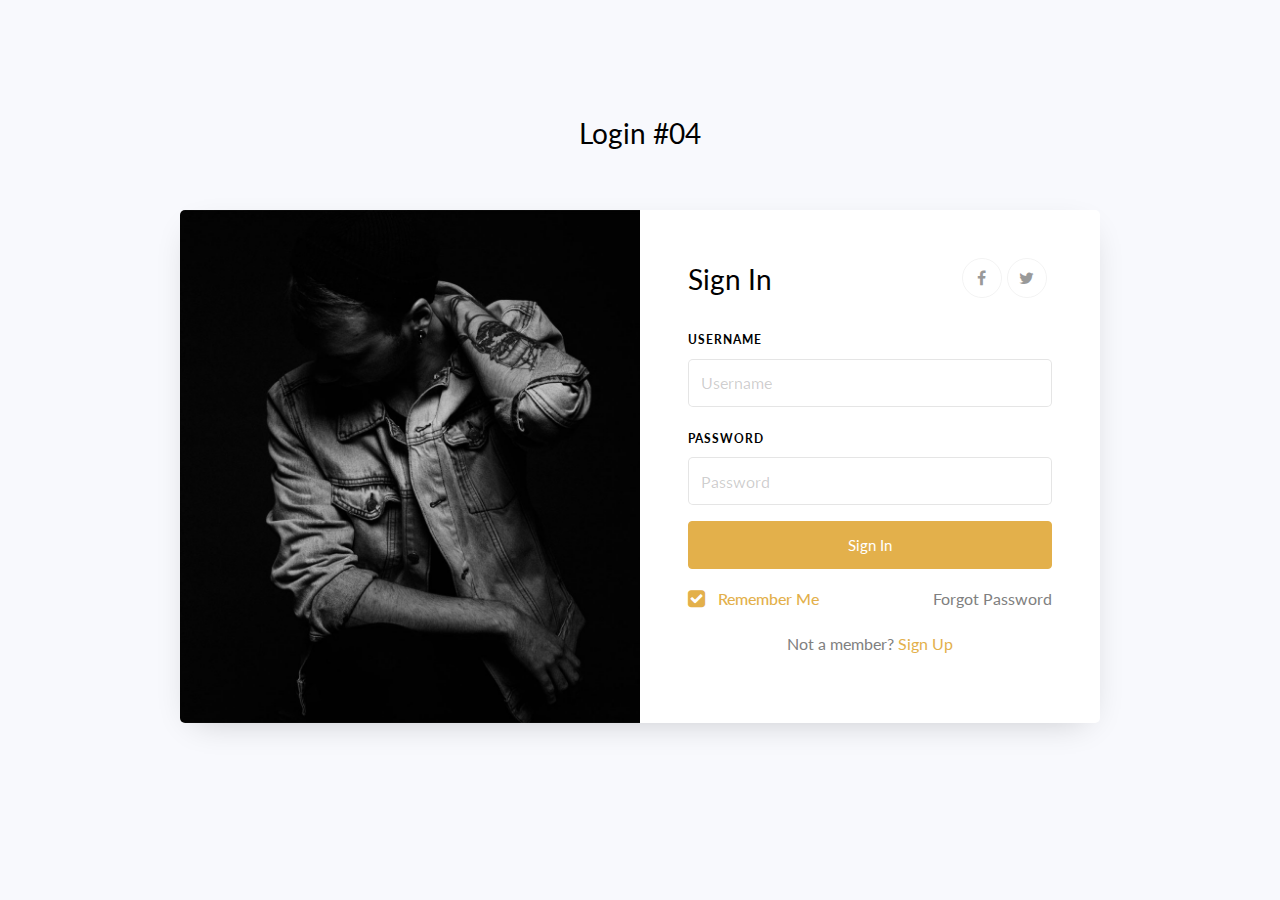
<file: Content/Login/index.html>
<!doctype html>
<html lang="en">
<head>
	<title>Login 04</title>
	<meta charset="utf-8">
	<meta name="viewport" content="width=device-width, initial-scale=1, shrink-to-fit=no">

	<link href="https://fonts.googleapis.com/css?family=Lato:300,400,700&display=swap" rel="stylesheet">

	<link rel="stylesheet" href="https://stackpath.bootstrapcdn.com/font-awesome/4.7.0/css/font-awesome.min.css">

	<link rel="stylesheet" href="css/style.css">

</head>
	<body>
	<section class="ftco-section">
		<div class="container">
			<div class="row justify-content-center">
				<div class="col-md-6 text-center mb-5">
					<h2 class="heading-section">Login #04</h2>
				</div>
			</div>
			<div class="row justify-content-center">
				<div class="col-md-12 col-lg-10">
					<div class="wrap d-md-flex">
						<div class="img" style="background-image: url(images/bg-1.jpg);">
			      </div>
						<div class="login-wrap p-4 p-md-5">
			      	<div class="d-flex">
			      		<div class="w-100">
			      			<h3 class="mb-4">Sign In</h3>
			      		</div>
								<div class="w-100">
									<p class="social-media d-flex justify-content-end">
										<a href="#" class="social-icon d-flex align-items-center justify-content-center"><span class="fa fa-facebook"></span></a>
										<a href="#" class="social-icon d-flex align-items-center justify-content-center"><span class="fa fa-twitter"></span></a>
									</p>
								</div>
			      	</div>
							<form action="#" class="signin-form">
			      		<div class="form-group mb-3">
			      			<label class="label" for="name">Username</label>
			      			<input type="text" class="form-control" placeholder="Username" required>
			      		</div>
		            <div class="form-group mb-3">
		            	<label class="label" for="password">Password</label>
		              <input type="password" class="form-control" placeholder="Password" required>
		            </div>
		            <div class="form-group">
		            	<button type="submit" class="form-control btn btn-primary rounded submit px-3">Sign In</button>
		            </div>
		            <div class="form-group d-md-flex">
		            	<div class="w-50 text-left">
			            	<label class="checkbox-wrap checkbox-primary mb-0">Remember Me
									  <input type="checkbox" checked>
									  <span class="checkmark"></span>
										</label>
									</div>
									<div class="w-50 text-md-right">
										<a href="#">Forgot Password</a>
									</div>
		            </div>
		          </form>
		          <p class="text-center">Not a member? <a data-toggle="tab" href="#signup">Sign Up</a></p>
		        </div>
		      </div>
				</div>
			</div>
		</div>
	</section>

	<script src="js/jquery.min.js"></script>
  <script src="js/popper.js"></script>
  <script src="js/bootstrap.min.js"></script>
  <script src="js/main.js"></script>

	</body>
</html>
</file>
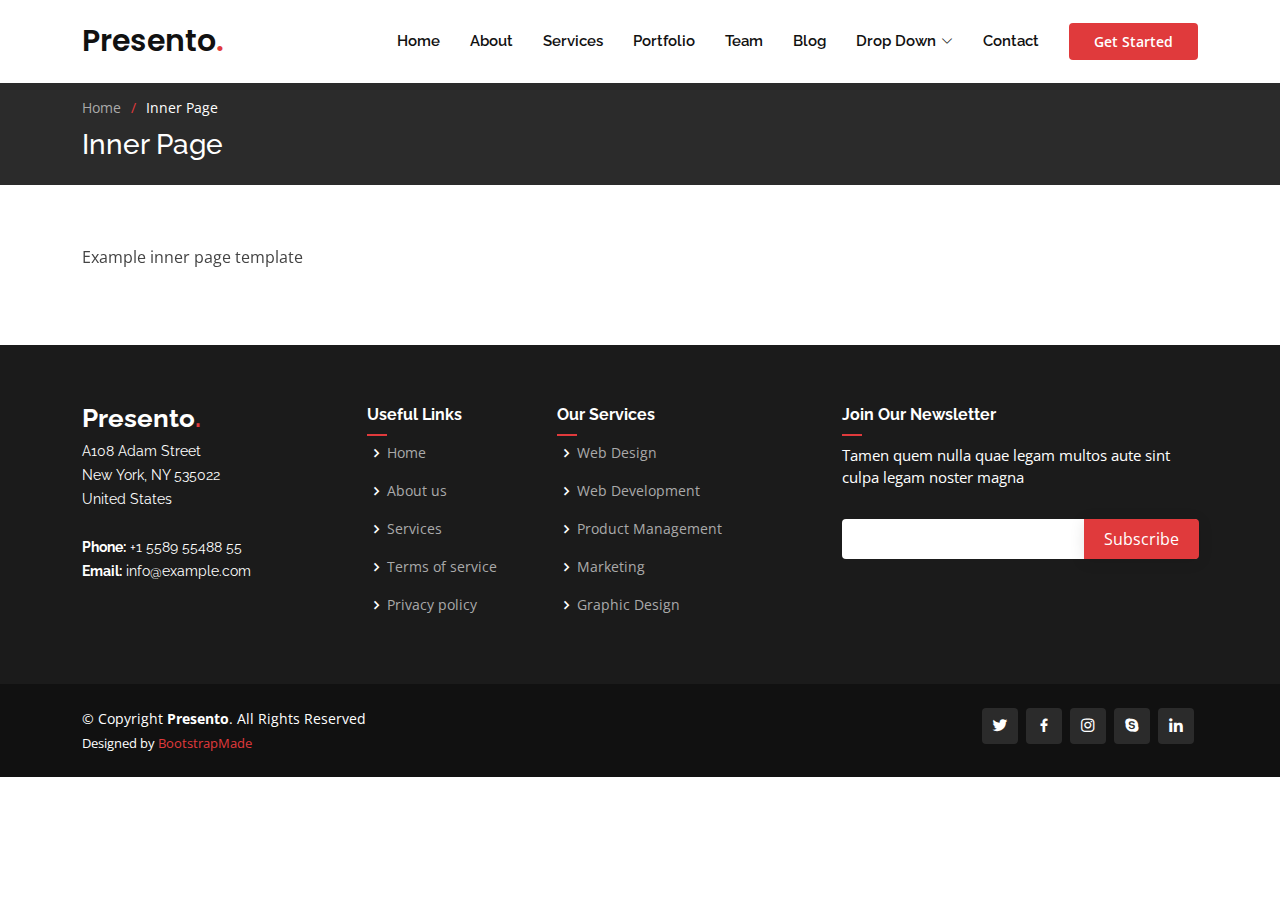
<file: Content/inner-page.html>
<!DOCTYPE html>
<html lang="en">

<head>
  <meta charset="utf-8">
  <meta content="width=device-width, initial-scale=1.0" name="viewport">

  <title>Inner Page - Presento Bootstrap Template</title>
  <meta content="" name="description">
  <meta content="" name="keywords">

  <!-- Favicons -->
  <link href="assets/img/favicon.png" rel="icon">
  <link href="assets/img/apple-touch-icon.png" rel="apple-touch-icon">

  <!-- Google Fonts -->
  <link href="https://fonts.googleapis.com/css?family=Open+Sans:300,300i,400,400i,600,600i,700,700i|Raleway:300,300i,400,400i,500,500i,600,600i,700,700i|Poppins:300,300i,400,400i,500,500i,600,600i,700,700i" rel="stylesheet">

  <!-- Vendor CSS Files -->
  <link href="assets/vendor/aos/aos.css" rel="stylesheet">
  <link href="assets/vendor/bootstrap/css/bootstrap.min.css" rel="stylesheet">
  <link href="assets/vendor/bootstrap-icons/bootstrap-icons.css" rel="stylesheet">
  <link href="assets/vendor/boxicons/css/boxicons.min.css" rel="stylesheet">
  <link href="assets/vendor/glightbox/css/glightbox.min.css" rel="stylesheet">
  <link href="assets/vendor/remixicon/remixicon.css" rel="stylesheet">
  <link href="assets/vendor/swiper/swiper-bundle.min.css" rel="stylesheet">

  <!-- Template Main CSS File -->
  <link href="assets/css/style.css" rel="stylesheet">

  <!-- =======================================================
  * Template Name: Presento
  * Updated: Mar 10 2023 with Bootstrap v5.2.3
  * Template URL: https://bootstrapmade.com/presento-bootstrap-corporate-template/
  * Author: BootstrapMade.com
  * License: https://bootstrapmade.com/license/
  ======================================================== -->
</head>

<body>

  <!-- ======= Header ======= -->
  <header id="header" class="fixed-top d-flex align-items-center">
    <div class="container d-flex align-items-center">
      <h1 class="logo me-auto"><a href="index.html">Presento<span>.</span></a></h1>
      <!-- Uncomment below if you prefer to use an image logo -->
      <!-- <a href="index.html" class="logo me-auto"><img src="assets/img/logo.png" alt=""></a>-->

      <nav id="navbar" class="navbar order-last order-lg-0">
        <ul>
          <li><a class="nav-link scrollto " href="#hero">Home</a></li>
          <li><a class="nav-link scrollto" href="#about">About</a></li>
          <li><a class="nav-link scrollto" href="#services">Services</a></li>
          <li><a class="nav-link scrollto " href="#portfolio">Portfolio</a></li>
          <li><a class="nav-link scrollto" href="#team">Team</a></li>
          <li><a href="blog.html">Blog</a></li>
          <li class="dropdown"><a href="#"><span>Drop Down</span> <i class="bi bi-chevron-down"></i></a>
            <ul>
              <li><a href="#">Drop Down 1</a></li>
              <li class="dropdown"><a href="#"><span>Deep Drop Down</span> <i class="bi bi-chevron-right"></i></a>
                <ul>
                  <li><a href="#">Deep Drop Down 1</a></li>
                  <li><a href="#">Deep Drop Down 2</a></li>
                  <li><a href="#">Deep Drop Down 3</a></li>
                  <li><a href="#">Deep Drop Down 4</a></li>
                  <li><a href="#">Deep Drop Down 5</a></li>
                </ul>
              </li>
              <li><a href="#">Drop Down 2</a></li>
              <li><a href="#">Drop Down 3</a></li>
              <li><a href="#">Drop Down 4</a></li>
            </ul>
          </li>
          <li><a class="nav-link scrollto" href="#contact">Contact</a></li>
        </ul>
        <i class="bi bi-list mobile-nav-toggle"></i>
      </nav><!-- .navbar -->

      <a href="#about" class="get-started-btn scrollto">Get Started</a>
    </div>
  </header><!-- End Header -->

  <main id="main">

    <!-- ======= Breadcrumbs ======= -->
    <section class="breadcrumbs">
      <div class="container">

        <ol>
          <li><a href="index.html">Home</a></li>
          <li>Inner Page</li>
        </ol>
        <h2>Inner Page</h2>

      </div>
    </section><!-- End Breadcrumbs -->

    <section class="inner-page">
      <div class="container" data-aos="fade-up">
        <p>
          Example inner page template
        </p>
      </div>
    </section>

  </main><!-- End #main -->

  <!-- ======= Footer ======= -->
  <footer id="footer">

    <div class="footer-top">
      <div class="container">
        <div class="row">

          <div class="col-lg-3 col-md-6 footer-contact">
            <h3>Presento<span>.</span></h3>
            <p>
              A108 Adam Street <br>
              New York, NY 535022<br>
              United States <br><br>
              <strong>Phone:</strong> +1 5589 55488 55<br>
              <strong>Email:</strong> info@example.com<br>
            </p>
          </div>

          <div class="col-lg-2 col-md-6 footer-links">
            <h4>Useful Links</h4>
            <ul>
              <li><i class="bx bx-chevron-right"></i> <a href="#">Home</a></li>
              <li><i class="bx bx-chevron-right"></i> <a href="#">About us</a></li>
              <li><i class="bx bx-chevron-right"></i> <a href="#">Services</a></li>
              <li><i class="bx bx-chevron-right"></i> <a href="#">Terms of service</a></li>
              <li><i class="bx bx-chevron-right"></i> <a href="#">Privacy policy</a></li>
            </ul>
          </div>

          <div class="col-lg-3 col-md-6 footer-links">
            <h4>Our Services</h4>
            <ul>
              <li><i class="bx bx-chevron-right"></i> <a href="#">Web Design</a></li>
              <li><i class="bx bx-chevron-right"></i> <a href="#">Web Development</a></li>
              <li><i class="bx bx-chevron-right"></i> <a href="#">Product Management</a></li>
              <li><i class="bx bx-chevron-right"></i> <a href="#">Marketing</a></li>
              <li><i class="bx bx-chevron-right"></i> <a href="#">Graphic Design</a></li>
            </ul>
          </div>

          <div class="col-lg-4 col-md-6 footer-newsletter">
            <h4>Join Our Newsletter</h4>
            <p>Tamen quem nulla quae legam multos aute sint culpa legam noster magna</p>
            <form action="" method="post">
              <input type="email" name="email"><input type="submit" value="Subscribe">
            </form>
          </div>

        </div>
      </div>
    </div>

    <div class="container d-md-flex py-4">

      <div class="me-md-auto text-center text-md-start">
        <div class="copyright">
          &copy; Copyright <strong><span>Presento</span></strong>. All Rights Reserved
        </div>
        <div class="credits">
          <!-- All the links in the footer should remain intact. -->
          <!-- You can delete the links only if you purchased the pro version. -->
          <!-- Licensing information: https://bootstrapmade.com/license/ -->
          <!-- Purchase the pro version with working PHP/AJAX contact form: https://bootstrapmade.com/presento-bootstrap-corporate-template/ -->
          Designed by <a href="https://bootstrapmade.com/">BootstrapMade</a>
        </div>
      </div>
      <div class="social-links text-center text-md-end pt-3 pt-md-0">
        <a href="#" class="twitter"><i class="bx bxl-twitter"></i></a>
        <a href="#" class="facebook"><i class="bx bxl-facebook"></i></a>
        <a href="#" class="instagram"><i class="bx bxl-instagram"></i></a>
        <a href="#" class="google-plus"><i class="bx bxl-skype"></i></a>
        <a href="#" class="linkedin"><i class="bx bxl-linkedin"></i></a>
      </div>
    </div>
  </footer><!-- End Footer -->

  <a href="#" class="back-to-top d-flex align-items-center justify-content-center"><i class="bi bi-arrow-up-short"></i></a>

  <!-- Vendor JS Files -->
  <script src="assets/vendor/purecounter/purecounter_vanilla.js"></script>
  <script src="assets/vendor/aos/aos.js"></script>
  <script src="assets/vendor/bootstrap/js/bootstrap.bundle.min.js"></script>
  <script src="assets/vendor/glightbox/js/glightbox.min.js"></script>
  <script src="assets/vendor/isotope-layout/isotope.pkgd.min.js"></script>
  <script src="assets/vendor/swiper/swiper-bundle.min.js"></script>
  <script src="assets/vendor/php-email-form/validate.js"></script>

  <!-- Template Main JS File -->
  <script src="assets/js/main.js"></script>

</body>

</html>
</file>
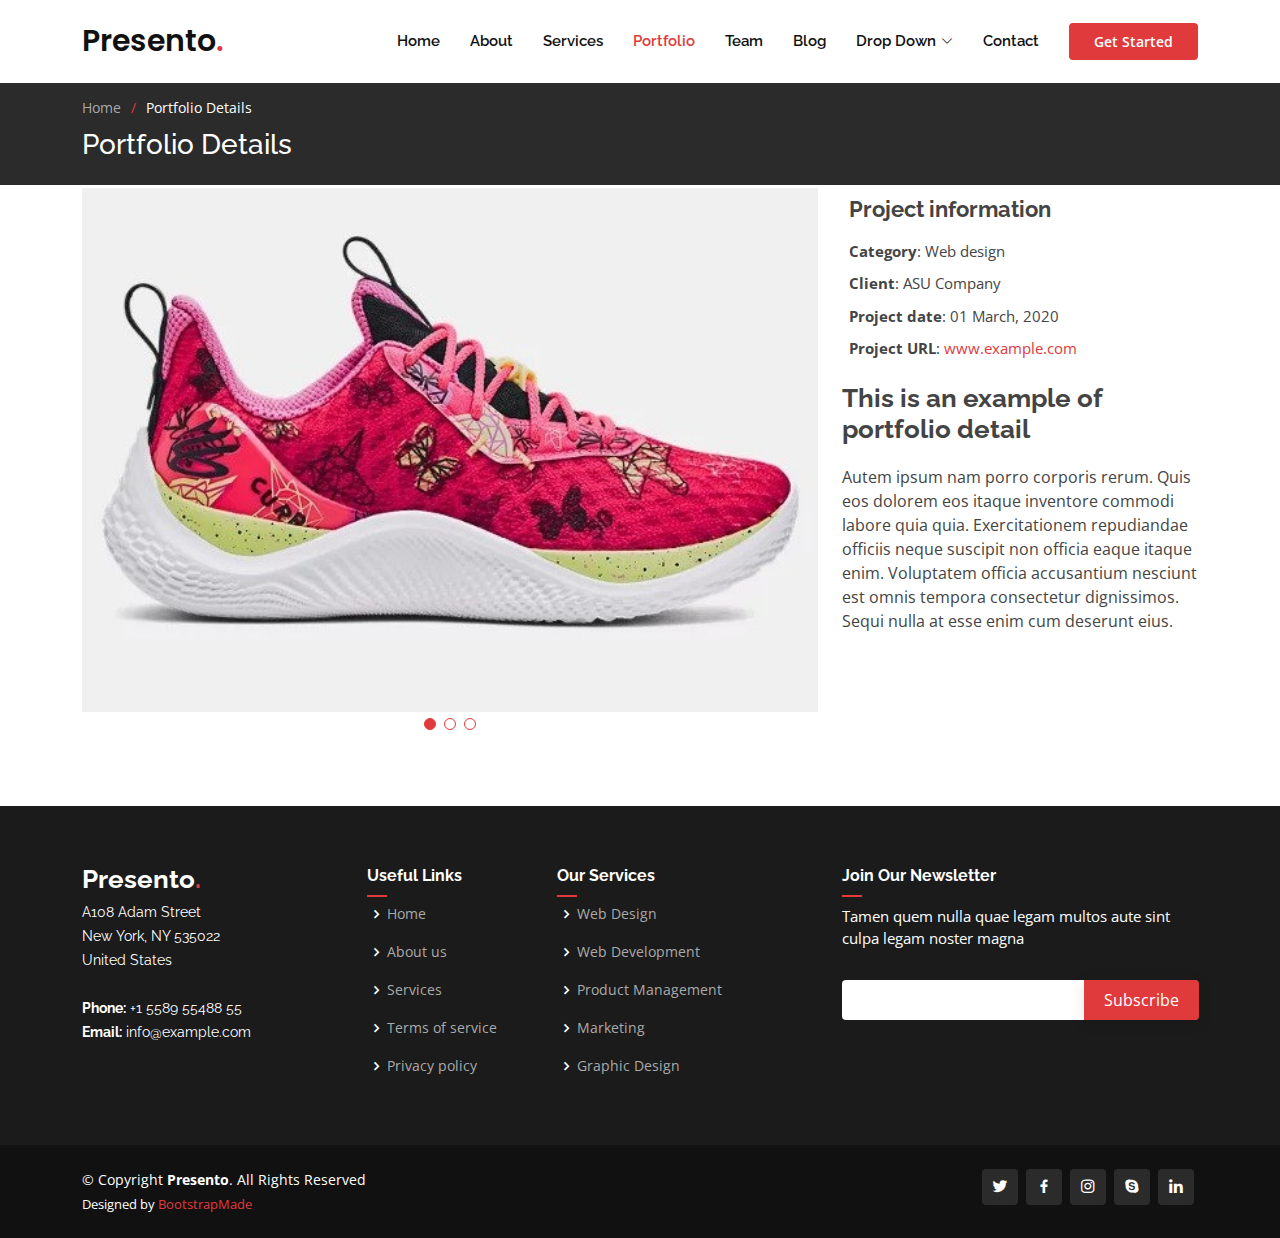
<file: Content/portfolio-details.html>
<!DOCTYPE html>
<html lang="en">

<head>
  <meta charset="utf-8">
  <meta content="width=device-width, initial-scale=1.0" name="viewport">

  <title>Portfolio Details - Presento Bootstrap Template</title>
  <meta content="" name="description">
  <meta content="" name="keywords">

  <!-- Favicons -->
  <link href="assets/img/favicon.png" rel="icon">
  <link href="assets/img/apple-touch-icon.png" rel="apple-touch-icon">

  <!-- Google Fonts -->
  <link href="https://fonts.googleapis.com/css?family=Open+Sans:300,300i,400,400i,600,600i,700,700i|Raleway:300,300i,400,400i,500,500i,600,600i,700,700i|Poppins:300,300i,400,400i,500,500i,600,600i,700,700i" rel="stylesheet">

  <!-- Vendor CSS Files -->
  <link href="assets/vendor/aos/aos.css" rel="stylesheet">
  <link href="assets/vendor/bootstrap/css/bootstrap.min.css" rel="stylesheet">
  <link href="assets/vendor/bootstrap-icons/bootstrap-icons.css" rel="stylesheet">
  <link href="assets/vendor/boxicons/css/boxicons.min.css" rel="stylesheet">
  <link href="assets/vendor/glightbox/css/glightbox.min.css" rel="stylesheet">
  <link href="assets/vendor/remixicon/remixicon.css" rel="stylesheet">
  <link href="assets/vendor/swiper/swiper-bundle.min.css" rel="stylesheet">

  <!-- Template Main CSS File -->
  <link href="assets/css/style.css" rel="stylesheet">

  <!-- =======================================================
  * Template Name: Presento
  * Updated: Mar 10 2023 with Bootstrap v5.2.3
  * Template URL: https://bootstrapmade.com/presento-bootstrap-corporate-template/
  * Author: BootstrapMade.com
  * License: https://bootstrapmade.com/license/
  ======================================================== -->
</head>

<body>

  <!-- ======= Header ======= -->
  <header id="header" class="fixed-top d-flex align-items-center">
    <div class="container d-flex align-items-center">
      <h1 class="logo me-auto"><a href="index.html">Presento<span>.</span></a></h1>
      <!-- Uncomment below if you prefer to use an image logo -->
      <!-- <a href="index.html" class="logo me-auto"><img src="assets/img/logo.png" alt=""></a>-->

      <nav id="navbar" class="navbar order-last order-lg-0">
        <ul>
          <li><a class="nav-link scrollto " href="#hero">Home</a></li>
          <li><a class="nav-link scrollto" href="#about">About</a></li>
          <li><a class="nav-link scrollto" href="#services">Services</a></li>
          <li><a class="nav-link scrollto active" href="#portfolio">Portfolio</a></li>
          <li><a class="nav-link scrollto" href="#team">Team</a></li>
          <li><a href="blog.html">Blog</a></li>
          <li class="dropdown"><a href="#"><span>Drop Down</span> <i class="bi bi-chevron-down"></i></a>
            <ul>
              <li><a href="#">Drop Down 1</a></li>
              <li class="dropdown"><a href="#"><span>Deep Drop Down</span> <i class="bi bi-chevron-right"></i></a>
                <ul>
                  <li><a href="#">Deep Drop Down 1</a></li>
                  <li><a href="#">Deep Drop Down 2</a></li>
                  <li><a href="#">Deep Drop Down 3</a></li>
                  <li><a href="#">Deep Drop Down 4</a></li>
                  <li><a href="#">Deep Drop Down 5</a></li>
                </ul>
              </li>
              <li><a href="#">Drop Down 2</a></li>
              <li><a href="#">Drop Down 3</a></li>
              <li><a href="#">Drop Down 4</a></li>
            </ul>
          </li>
          <li><a class="nav-link scrollto" href="#contact">Contact</a></li>
        </ul>
        <i class="bi bi-list mobile-nav-toggle"></i>
      </nav><!-- .navbar -->

      <a href="#about" class="get-started-btn scrollto">Get Started</a>
    </div>
  </header><!-- End Header -->

  <main id="main">

    <!-- ======= Breadcrumbs ======= -->
    <section class="breadcrumbs">
      <div class="container">

        <ol>
          <li><a href="index.html">Home</a></li>
          <li>Portfolio Details</li>
        </ol>
        <h2>Portfolio Details</h2>

      </div>
    </section><!-- End Breadcrumbs -->

    <!-- ======= Portfolio Details Section ======= -->
    <section id="portfolio-details" class="portfolio-details">
      <div class="container">

        <div class="row gy-4">

          <div class="col-lg-8">
            <div class="portfolio-details-slider swiper">
              <div class="swiper-wrapper align-items-center">

                <div class="swiper-slide">
                  <img src="assets/img/portfolio/portfolio-details-1.jpg" alt="">
                </div>

                <div class="swiper-slide">
                  <img src="assets/img/portfolio/portfolio-details-2.jpg" alt="">
                </div>

                <div class="swiper-slide">
                  <img src="assets/img/portfolio/portfolio-details-3.jpg" alt="">
                </div>

              </div>
              <div class="swiper-pagination"></div>
            </div>
          </div>

          <div class="col-lg-4">
            <div class="portfolio-info">
              <h3>Project information</h3>
              <ul>
                <li><strong>Category</strong>: Web design</li>
                <li><strong>Client</strong>: ASU Company</li>
                <li><strong>Project date</strong>: 01 March, 2020</li>
                <li><strong>Project URL</strong>: <a href="#">www.example.com</a></li>
              </ul>
            </div>
            <div class="portfolio-description">
              <h2>This is an example of portfolio detail</h2>
              <p>
                Autem ipsum nam porro corporis rerum. Quis eos dolorem eos itaque inventore commodi labore quia quia. Exercitationem repudiandae officiis neque suscipit non officia eaque itaque enim. Voluptatem officia accusantium nesciunt est omnis tempora consectetur dignissimos. Sequi nulla at esse enim cum deserunt eius.
              </p>
            </div>
          </div>

        </div>

      </div>
    </section><!-- End Portfolio Details Section -->

  </main><!-- End #main -->

  <!-- ======= Footer ======= -->
  <footer id="footer">

    <div class="footer-top">
      <div class="container">
        <div class="row">

          <div class="col-lg-3 col-md-6 footer-contact">
            <h3>Presento<span>.</span></h3>
            <p>
              A108 Adam Street <br>
              New York, NY 535022<br>
              United States <br><br>
              <strong>Phone:</strong> +1 5589 55488 55<br>
              <strong>Email:</strong> info@example.com<br>
            </p>
          </div>

          <div class="col-lg-2 col-md-6 footer-links">
            <h4>Useful Links</h4>
            <ul>
              <li><i class="bx bx-chevron-right"></i> <a href="#">Home</a></li>
              <li><i class="bx bx-chevron-right"></i> <a href="#">About us</a></li>
              <li><i class="bx bx-chevron-right"></i> <a href="#">Services</a></li>
              <li><i class="bx bx-chevron-right"></i> <a href="#">Terms of service</a></li>
              <li><i class="bx bx-chevron-right"></i> <a href="#">Privacy policy</a></li>
            </ul>
          </div>

          <div class="col-lg-3 col-md-6 footer-links">
            <h4>Our Services</h4>
            <ul>
              <li><i class="bx bx-chevron-right"></i> <a href="#">Web Design</a></li>
              <li><i class="bx bx-chevron-right"></i> <a href="#">Web Development</a></li>
              <li><i class="bx bx-chevron-right"></i> <a href="#">Product Management</a></li>
              <li><i class="bx bx-chevron-right"></i> <a href="#">Marketing</a></li>
              <li><i class="bx bx-chevron-right"></i> <a href="#">Graphic Design</a></li>
            </ul>
          </div>

          <div class="col-lg-4 col-md-6 footer-newsletter">
            <h4>Join Our Newsletter</h4>
            <p>Tamen quem nulla quae legam multos aute sint culpa legam noster magna</p>
            <form action="" method="post">
              <input type="email" name="email"><input type="submit" value="Subscribe">
            </form>
          </div>

        </div>
      </div>
    </div>

    <div class="container d-md-flex py-4">

      <div class="me-md-auto text-center text-md-start">
        <div class="copyright">
          &copy; Copyright <strong><span>Presento</span></strong>. All Rights Reserved
        </div>
        <div class="credits">
          <!-- All the links in the footer should remain intact. -->
          <!-- You can delete the links only if you purchased the pro version. -->
          <!-- Licensing information: https://bootstrapmade.com/license/ -->
          <!-- Purchase the pro version with working PHP/AJAX contact form: https://bootstrapmade.com/presento-bootstrap-corporate-template/ -->
          Designed by <a href="https://bootstrapmade.com/">BootstrapMade</a>
        </div>
      </div>
      <div class="social-links text-center text-md-end pt-3 pt-md-0">
        <a href="#" class="twitter"><i class="bx bxl-twitter"></i></a>
        <a href="#" class="facebook"><i class="bx bxl-facebook"></i></a>
        <a href="#" class="instagram"><i class="bx bxl-instagram"></i></a>
        <a href="#" class="google-plus"><i class="bx bxl-skype"></i></a>
        <a href="#" class="linkedin"><i class="bx bxl-linkedin"></i></a>
      </div>
    </div>
  </footer><!-- End Footer -->

  <a href="#" class="back-to-top d-flex align-items-center justify-content-center"><i class="bi bi-arrow-up-short"></i></a>

  <!-- Vendor JS Files -->
  <script src="assets/vendor/purecounter/purecounter_vanilla.js"></script>
  <script src="assets/vendor/aos/aos.js"></script>
  <script src="assets/vendor/bootstrap/js/bootstrap.bundle.min.js"></script>
  <script src="assets/vendor/glightbox/js/glightbox.min.js"></script>
  <script src="assets/vendor/isotope-layout/isotope.pkgd.min.js"></script>
  <script src="assets/vendor/swiper/swiper-bundle.min.js"></script>
  <script src="assets/vendor/php-email-form/validate.js"></script>

  <!-- Template Main JS File -->
  <script src="assets/js/main.js"></script>

</body>

</html>
</file>
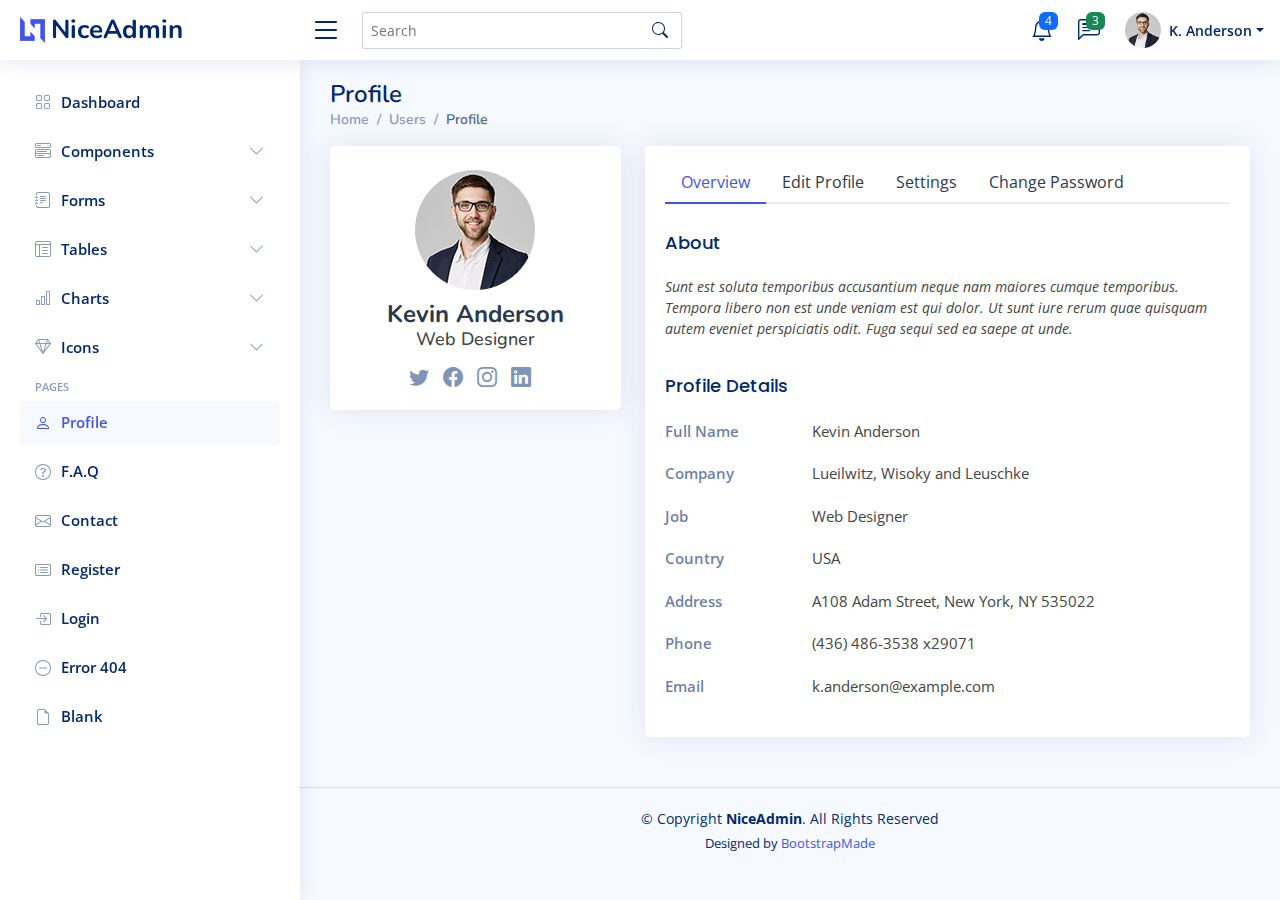
<file: Content/Admin/users-profile.html>
<!DOCTYPE html>
<html lang="en">

<head>
  <meta charset="utf-8">
  <meta content="width=device-width, initial-scale=1.0" name="viewport">

  <title>Users / Profile - NiceAdmin Bootstrap Template</title>
  <meta content="" name="description">
  <meta content="" name="keywords">

  <!-- Favicons -->
  <link href="assets/img/favicon.png" rel="icon">
  <link href="assets/img/apple-touch-icon.png" rel="apple-touch-icon">

  <!-- Google Fonts -->
  <link href="https://fonts.gstatic.com" rel="preconnect">
  <link href="https://fonts.googleapis.com/css?family=Open+Sans:300,300i,400,400i,600,600i,700,700i|Nunito:300,300i,400,400i,600,600i,700,700i|Poppins:300,300i,400,400i,500,500i,600,600i,700,700i" rel="stylesheet">

  <!-- Vendor CSS Files -->
  <link href="assets/vendor/bootstrap/css/bootstrap.min.css" rel="stylesheet">
  <link href="assets/vendor/bootstrap-icons/bootstrap-icons.css" rel="stylesheet">
  <link href="assets/vendor/boxicons/css/boxicons.min.css" rel="stylesheet">
  <link href="assets/vendor/quill/quill.snow.css" rel="stylesheet">
  <link href="assets/vendor/quill/quill.bubble.css" rel="stylesheet">
  <link href="assets/vendor/remixicon/remixicon.css" rel="stylesheet">
  <link href="assets/vendor/simple-datatables/style.css" rel="stylesheet">

  <!-- Template Main CSS File -->
  <link href="assets/css/style.css" rel="stylesheet">

  <!-- =======================================================
  * Template Name: NiceAdmin
  * Updated: Mar 09 2023 with Bootstrap v5.2.3
  * Template URL: https://bootstrapmade.com/nice-admin-bootstrap-admin-html-template/
  * Author: BootstrapMade.com
  * License: https://bootstrapmade.com/license/
  ======================================================== -->
</head>

<body>

  <!-- ======= Header ======= -->
  <header id="header" class="header fixed-top d-flex align-items-center">

    <div class="d-flex align-items-center justify-content-between">
      <a href="index.html" class="logo d-flex align-items-center">
        <img src="assets/img/logo.png" alt="">
        <span class="d-none d-lg-block">NiceAdmin</span>
      </a>
      <i class="bi bi-list toggle-sidebar-btn"></i>
    </div><!-- End Logo -->

    <div class="search-bar">
      <form class="search-form d-flex align-items-center" method="POST" action="#">
        <input type="text" name="query" placeholder="Search" title="Enter search keyword">
        <button type="submit" title="Search"><i class="bi bi-search"></i></button>
      </form>
    </div><!-- End Search Bar -->

    <nav class="header-nav ms-auto">
      <ul class="d-flex align-items-center">

        <li class="nav-item d-block d-lg-none">
          <a class="nav-link nav-icon search-bar-toggle " href="#">
            <i class="bi bi-search"></i>
          </a>
        </li><!-- End Search Icon-->

        <li class="nav-item dropdown">

          <a class="nav-link nav-icon" href="#" data-bs-toggle="dropdown">
            <i class="bi bi-bell"></i>
            <span class="badge bg-primary badge-number">4</span>
          </a><!-- End Notification Icon -->

          <ul class="dropdown-menu dropdown-menu-end dropdown-menu-arrow notifications">
            <li class="dropdown-header">
              You have 4 new notifications
              <a href="#"><span class="badge rounded-pill bg-primary p-2 ms-2">View all</span></a>
            </li>
            <li>
              <hr class="dropdown-divider">
            </li>

            <li class="notification-item">
              <i class="bi bi-exclamation-circle text-warning"></i>
              <div>
                <h4>Lorem Ipsum</h4>
                <p>Quae dolorem earum veritatis oditseno</p>
                <p>30 min. ago</p>
              </div>
            </li>

            <li>
              <hr class="dropdown-divider">
            </li>

            <li class="notification-item">
              <i class="bi bi-x-circle text-danger"></i>
              <div>
                <h4>Atque rerum nesciunt</h4>
                <p>Quae dolorem earum veritatis oditseno</p>
                <p>1 hr. ago</p>
              </div>
            </li>

            <li>
              <hr class="dropdown-divider">
            </li>

            <li class="notification-item">
              <i class="bi bi-check-circle text-success"></i>
              <div>
                <h4>Sit rerum fuga</h4>
                <p>Quae dolorem earum veritatis oditseno</p>
                <p>2 hrs. ago</p>
              </div>
            </li>

            <li>
              <hr class="dropdown-divider">
            </li>

            <li class="notification-item">
              <i class="bi bi-info-circle text-primary"></i>
              <div>
                <h4>Dicta reprehenderit</h4>
                <p>Quae dolorem earum veritatis oditseno</p>
                <p>4 hrs. ago</p>
              </div>
            </li>

            <li>
              <hr class="dropdown-divider">
            </li>
            <li class="dropdown-footer">
              <a href="#">Show all notifications</a>
            </li>

          </ul><!-- End Notification Dropdown Items -->

        </li><!-- End Notification Nav -->

        <li class="nav-item dropdown">

          <a class="nav-link nav-icon" href="#" data-bs-toggle="dropdown">
            <i class="bi bi-chat-left-text"></i>
            <span class="badge bg-success badge-number">3</span>
          </a><!-- End Messages Icon -->

          <ul class="dropdown-menu dropdown-menu-end dropdown-menu-arrow messages">
            <li class="dropdown-header">
              You have 3 new messages
              <a href="#"><span class="badge rounded-pill bg-primary p-2 ms-2">View all</span></a>
            </li>
            <li>
              <hr class="dropdown-divider">
            </li>

            <li class="message-item">
              <a href="#">
                <img src="assets/img/messages-1.jpg" alt="" class="rounded-circle">
                <div>
                  <h4>Maria Hudson</h4>
                  <p>Velit asperiores et ducimus soluta repudiandae labore officia est ut...</p>
                  <p>4 hrs. ago</p>
                </div>
              </a>
            </li>
            <li>
              <hr class="dropdown-divider">
            </li>

            <li class="message-item">
              <a href="#">
                <img src="assets/img/messages-2.jpg" alt="" class="rounded-circle">
                <div>
                  <h4>Anna Nelson</h4>
                  <p>Velit asperiores et ducimus soluta repudiandae labore officia est ut...</p>
                  <p>6 hrs. ago</p>
                </div>
              </a>
            </li>
            <li>
              <hr class="dropdown-divider">
            </li>

            <li class="message-item">
              <a href="#">
                <img src="assets/img/messages-3.jpg" alt="" class="rounded-circle">
                <div>
                  <h4>David Muldon</h4>
                  <p>Velit asperiores et ducimus soluta repudiandae labore officia est ut...</p>
                  <p>8 hrs. ago</p>
                </div>
              </a>
            </li>
            <li>
              <hr class="dropdown-divider">
            </li>

            <li class="dropdown-footer">
              <a href="#">Show all messages</a>
            </li>

          </ul><!-- End Messages Dropdown Items -->

        </li><!-- End Messages Nav -->

        <li class="nav-item dropdown pe-3">

          <a class="nav-link nav-profile d-flex align-items-center pe-0" href="#" data-bs-toggle="dropdown">
            <img src="assets/img/profile-img.jpg" alt="Profile" class="rounded-circle">
            <span class="d-none d-md-block dropdown-toggle ps-2">K. Anderson</span>
          </a><!-- End Profile Iamge Icon -->

          <ul class="dropdown-menu dropdown-menu-end dropdown-menu-arrow profile">
            <li class="dropdown-header">
              <h6>Kevin Anderson</h6>
              <span>Web Designer</span>
            </li>
            <li>
              <hr class="dropdown-divider">
            </li>

            <li>
              <a class="dropdown-item d-flex align-items-center" href="users-profile.html">
                <i class="bi bi-person"></i>
                <span>My Profile</span>
              </a>
            </li>
            <li>
              <hr class="dropdown-divider">
            </li>

            <li>
              <a class="dropdown-item d-flex align-items-center" href="users-profile.html">
                <i class="bi bi-gear"></i>
                <span>Account Settings</span>
              </a>
            </li>
            <li>
              <hr class="dropdown-divider">
            </li>

            <li>
              <a class="dropdown-item d-flex align-items-center" href="pages-faq.html">
                <i class="bi bi-question-circle"></i>
                <span>Need Help?</span>
              </a>
            </li>
            <li>
              <hr class="dropdown-divider">
            </li>

            <li>
              <a class="dropdown-item d-flex align-items-center" href="#">
                <i class="bi bi-box-arrow-right"></i>
                <span>Sign Out</span>
              </a>
            </li>

          </ul><!-- End Profile Dropdown Items -->
        </li><!-- End Profile Nav -->

      </ul>
    </nav><!-- End Icons Navigation -->

  </header><!-- End Header -->

  <!-- ======= Sidebar ======= -->
  <aside id="sidebar" class="sidebar">

    <ul class="sidebar-nav" id="sidebar-nav">

      <li class="nav-item">
        <a class="nav-link collapsed" href="index.html">
          <i class="bi bi-grid"></i>
          <span>Dashboard</span>
        </a>
      </li><!-- End Dashboard Nav -->

      <li class="nav-item">
        <a class="nav-link collapsed" data-bs-target="#components-nav" data-bs-toggle="collapse" href="#">
          <i class="bi bi-menu-button-wide"></i><span>Components</span><i class="bi bi-chevron-down ms-auto"></i>
        </a>
        <ul id="components-nav" class="nav-content collapse " data-bs-parent="#sidebar-nav">
          <li>
            <a href="components-alerts.html">
              <i class="bi bi-circle"></i><span>Alerts</span>
            </a>
          </li>
          <li>
            <a href="components-accordion.html">
              <i class="bi bi-circle"></i><span>Accordion</span>
            </a>
          </li>
          <li>
            <a href="components-badges.html">
              <i class="bi bi-circle"></i><span>Badges</span>
            </a>
          </li>
          <li>
            <a href="components-breadcrumbs.html">
              <i class="bi bi-circle"></i><span>Breadcrumbs</span>
            </a>
          </li>
          <li>
            <a href="components-buttons.html">
              <i class="bi bi-circle"></i><span>Buttons</span>
            </a>
          </li>
          <li>
            <a href="components-cards.html">
              <i class="bi bi-circle"></i><span>Cards</span>
            </a>
          </li>
          <li>
            <a href="components-carousel.html">
              <i class="bi bi-circle"></i><span>Carousel</span>
            </a>
          </li>
          <li>
            <a href="components-list-group.html">
              <i class="bi bi-circle"></i><span>List group</span>
            </a>
          </li>
          <li>
            <a href="components-modal.html">
              <i class="bi bi-circle"></i><span>Modal</span>
            </a>
          </li>
          <li>
            <a href="components-tabs.html">
              <i class="bi bi-circle"></i><span>Tabs</span>
            </a>
          </li>
          <li>
            <a href="components-pagination.html">
              <i class="bi bi-circle"></i><span>Pagination</span>
            </a>
          </li>
          <li>
            <a href="components-progress.html">
              <i class="bi bi-circle"></i><span>Progress</span>
            </a>
          </li>
          <li>
            <a href="components-spinners.html">
              <i class="bi bi-circle"></i><span>Spinners</span>
            </a>
          </li>
          <li>
            <a href="components-tooltips.html">
              <i class="bi bi-circle"></i><span>Tooltips</span>
            </a>
          </li>
        </ul>
      </li><!-- End Components Nav -->

      <li class="nav-item">
        <a class="nav-link collapsed" data-bs-target="#forms-nav" data-bs-toggle="collapse" href="#">
          <i class="bi bi-journal-text"></i><span>Forms</span><i class="bi bi-chevron-down ms-auto"></i>
        </a>
        <ul id="forms-nav" class="nav-content collapse " data-bs-parent="#sidebar-nav">
          <li>
            <a href="forms-elements.html">
              <i class="bi bi-circle"></i><span>Form Elements</span>
            </a>
          </li>
          <li>
            <a href="forms-layouts.html">
              <i class="bi bi-circle"></i><span>Form Layouts</span>
            </a>
          </li>
          <li>
            <a href="forms-editors.html">
              <i class="bi bi-circle"></i><span>Form Editors</span>
            </a>
          </li>
          <li>
            <a href="forms-validation.html">
              <i class="bi bi-circle"></i><span>Form Validation</span>
            </a>
          </li>
        </ul>
      </li><!-- End Forms Nav -->

      <li class="nav-item">
        <a class="nav-link collapsed" data-bs-target="#tables-nav" data-bs-toggle="collapse" href="#">
          <i class="bi bi-layout-text-window-reverse"></i><span>Tables</span><i class="bi bi-chevron-down ms-auto"></i>
        </a>
        <ul id="tables-nav" class="nav-content collapse " data-bs-parent="#sidebar-nav">
          <li>
            <a href="tables-general.html">
              <i class="bi bi-circle"></i><span>General Tables</span>
            </a>
          </li>
          <li>
            <a href="tables-data.html">
              <i class="bi bi-circle"></i><span>Data Tables</span>
            </a>
          </li>
        </ul>
      </li><!-- End Tables Nav -->

      <li class="nav-item">
        <a class="nav-link collapsed" data-bs-target="#charts-nav" data-bs-toggle="collapse" href="#">
          <i class="bi bi-bar-chart"></i><span>Charts</span><i class="bi bi-chevron-down ms-auto"></i>
        </a>
        <ul id="charts-nav" class="nav-content collapse " data-bs-parent="#sidebar-nav">
          <li>
            <a href="charts-chartjs.html">
              <i class="bi bi-circle"></i><span>Chart.js</span>
            </a>
          </li>
          <li>
            <a href="charts-apexcharts.html">
              <i class="bi bi-circle"></i><span>ApexCharts</span>
            </a>
          </li>
          <li>
            <a href="charts-echarts.html">
              <i class="bi bi-circle"></i><span>ECharts</span>
            </a>
          </li>
        </ul>
      </li><!-- End Charts Nav -->

      <li class="nav-item">
        <a class="nav-link collapsed" data-bs-target="#icons-nav" data-bs-toggle="collapse" href="#">
          <i class="bi bi-gem"></i><span>Icons</span><i class="bi bi-chevron-down ms-auto"></i>
        </a>
        <ul id="icons-nav" class="nav-content collapse " data-bs-parent="#sidebar-nav">
          <li>
            <a href="icons-bootstrap.html">
              <i class="bi bi-circle"></i><span>Bootstrap Icons</span>
            </a>
          </li>
          <li>
            <a href="icons-remix.html">
              <i class="bi bi-circle"></i><span>Remix Icons</span>
            </a>
          </li>
          <li>
            <a href="icons-boxicons.html">
              <i class="bi bi-circle"></i><span>Boxicons</span>
            </a>
          </li>
        </ul>
      </li><!-- End Icons Nav -->

      <li class="nav-heading">Pages</li>

      <li class="nav-item">
        <a class="nav-link " href="users-profile.html">
          <i class="bi bi-person"></i>
          <span>Profile</span>
        </a>
      </li><!-- End Profile Page Nav -->

      <li class="nav-item">
        <a class="nav-link collapsed" href="pages-faq.html">
          <i class="bi bi-question-circle"></i>
          <span>F.A.Q</span>
        </a>
      </li><!-- End F.A.Q Page Nav -->

      <li class="nav-item">
        <a class="nav-link collapsed" href="pages-contact.html">
          <i class="bi bi-envelope"></i>
          <span>Contact</span>
        </a>
      </li><!-- End Contact Page Nav -->

      <li class="nav-item">
        <a class="nav-link collapsed" href="pages-register.html">
          <i class="bi bi-card-list"></i>
          <span>Register</span>
        </a>
      </li><!-- End Register Page Nav -->

      <li class="nav-item">
        <a class="nav-link collapsed" href="pages-login.html">
          <i class="bi bi-box-arrow-in-right"></i>
          <span>Login</span>
        </a>
      </li><!-- End Login Page Nav -->

      <li class="nav-item">
        <a class="nav-link collapsed" href="pages-error-404.html">
          <i class="bi bi-dash-circle"></i>
          <span>Error 404</span>
        </a>
      </li><!-- End Error 404 Page Nav -->

      <li class="nav-item">
        <a class="nav-link collapsed" href="pages-blank.html">
          <i class="bi bi-file-earmark"></i>
          <span>Blank</span>
        </a>
      </li><!-- End Blank Page Nav -->

    </ul>

  </aside><!-- End Sidebar-->

  <main id="main" class="main">

    <div class="pagetitle">
      <h1>Profile</h1>
      <nav>
        <ol class="breadcrumb">
          <li class="breadcrumb-item"><a href="index.html">Home</a></li>
          <li class="breadcrumb-item">Users</li>
          <li class="breadcrumb-item active">Profile</li>
        </ol>
      </nav>
    </div><!-- End Page Title -->

    <section class="section profile">
      <div class="row">
        <div class="col-xl-4">

          <div class="card">
            <div class="card-body profile-card pt-4 d-flex flex-column align-items-center">

              <img src="assets/img/profile-img.jpg" alt="Profile" class="rounded-circle">
              <h2>Kevin Anderson</h2>
              <h3>Web Designer</h3>
              <div class="social-links mt-2">
                <a href="#" class="twitter"><i class="bi bi-twitter"></i></a>
                <a href="#" class="facebook"><i class="bi bi-facebook"></i></a>
                <a href="#" class="instagram"><i class="bi bi-instagram"></i></a>
                <a href="#" class="linkedin"><i class="bi bi-linkedin"></i></a>
              </div>
            </div>
          </div>

        </div>

        <div class="col-xl-8">

          <div class="card">
            <div class="card-body pt-3">
              <!-- Bordered Tabs -->
              <ul class="nav nav-tabs nav-tabs-bordered">

                <li class="nav-item">
                  <button class="nav-link active" data-bs-toggle="tab" data-bs-target="#profile-overview">Overview</button>
                </li>

                <li class="nav-item">
                  <button class="nav-link" data-bs-toggle="tab" data-bs-target="#profile-edit">Edit Profile</button>
                </li>

                <li class="nav-item">
                  <button class="nav-link" data-bs-toggle="tab" data-bs-target="#profile-settings">Settings</button>
                </li>

                <li class="nav-item">
                  <button class="nav-link" data-bs-toggle="tab" data-bs-target="#profile-change-password">Change Password</button>
                </li>

              </ul>
              <div class="tab-content pt-2">

                <div class="tab-pane fade show active profile-overview" id="profile-overview">
                  <h5 class="card-title">About</h5>
                  <p class="small fst-italic">Sunt est soluta temporibus accusantium neque nam maiores cumque temporibus. Tempora libero non est unde veniam est qui dolor. Ut sunt iure rerum quae quisquam autem eveniet perspiciatis odit. Fuga sequi sed ea saepe at unde.</p>

                  <h5 class="card-title">Profile Details</h5>

                  <div class="row">
                    <div class="col-lg-3 col-md-4 label ">Full Name</div>
                    <div class="col-lg-9 col-md-8">Kevin Anderson</div>
                  </div>

                  <div class="row">
                    <div class="col-lg-3 col-md-4 label">Company</div>
                    <div class="col-lg-9 col-md-8">Lueilwitz, Wisoky and Leuschke</div>
                  </div>

                  <div class="row">
                    <div class="col-lg-3 col-md-4 label">Job</div>
                    <div class="col-lg-9 col-md-8">Web Designer</div>
                  </div>

                  <div class="row">
                    <div class="col-lg-3 col-md-4 label">Country</div>
                    <div class="col-lg-9 col-md-8">USA</div>
                  </div>

                  <div class="row">
                    <div class="col-lg-3 col-md-4 label">Address</div>
                    <div class="col-lg-9 col-md-8">A108 Adam Street, New York, NY 535022</div>
                  </div>

                  <div class="row">
                    <div class="col-lg-3 col-md-4 label">Phone</div>
                    <div class="col-lg-9 col-md-8">(436) 486-3538 x29071</div>
                  </div>

                  <div class="row">
                    <div class="col-lg-3 col-md-4 label">Email</div>
                    <div class="col-lg-9 col-md-8">k.anderson@example.com</div>
                  </div>

                </div>

                <div class="tab-pane fade profile-edit pt-3" id="profile-edit">

                  <!-- Profile Edit Form -->
                  <form>
                    <div class="row mb-3">
                      <label for="profileImage" class="col-md-4 col-lg-3 col-form-label">Profile Image</label>
                      <div class="col-md-8 col-lg-9">
                        <img src="assets/img/profile-img.jpg" alt="Profile">
                        <div class="pt-2">
                          <a href="#" class="btn btn-primary btn-sm" title="Upload new profile image"><i class="bi bi-upload"></i></a>
                          <a href="#" class="btn btn-danger btn-sm" title="Remove my profile image"><i class="bi bi-trash"></i></a>
                        </div>
                      </div>
                    </div>

                    <div class="row mb-3">
                      <label for="fullName" class="col-md-4 col-lg-3 col-form-label">Full Name</label>
                      <div class="col-md-8 col-lg-9">
                        <input name="fullName" type="text" class="form-control" id="fullName" value="Kevin Anderson">
                      </div>
                    </div>

                    <div class="row mb-3">
                      <label for="about" class="col-md-4 col-lg-3 col-form-label">About</label>
                      <div class="col-md-8 col-lg-9">
                        <textarea name="about" class="form-control" id="about" style="height: 100px">Sunt est soluta temporibus accusantium neque nam maiores cumque temporibus. Tempora libero non est unde veniam est qui dolor. Ut sunt iure rerum quae quisquam autem eveniet perspiciatis odit. Fuga sequi sed ea saepe at unde.</textarea>
                      </div>
                    </div>

                    <div class="row mb-3">
                      <label for="company" class="col-md-4 col-lg-3 col-form-label">Company</label>
                      <div class="col-md-8 col-lg-9">
                        <input name="company" type="text" class="form-control" id="company" value="Lueilwitz, Wisoky and Leuschke">
                      </div>
                    </div>

                    <div class="row mb-3">
                      <label for="Job" class="col-md-4 col-lg-3 col-form-label">Job</label>
                      <div class="col-md-8 col-lg-9">
                        <input name="job" type="text" class="form-control" id="Job" value="Web Designer">
                      </div>
                    </div>

                    <div class="row mb-3">
                      <label for="Country" class="col-md-4 col-lg-3 col-form-label">Country</label>
                      <div class="col-md-8 col-lg-9">
                        <input name="country" type="text" class="form-control" id="Country" value="USA">
                      </div>
                    </div>

                    <div class="row mb-3">
                      <label for="Address" class="col-md-4 col-lg-3 col-form-label">Address</label>
                      <div class="col-md-8 col-lg-9">
                        <input name="address" type="text" class="form-control" id="Address" value="A108 Adam Street, New York, NY 535022">
                      </div>
                    </div>

                    <div class="row mb-3">
                      <label for="Phone" class="col-md-4 col-lg-3 col-form-label">Phone</label>
                      <div class="col-md-8 col-lg-9">
                        <input name="phone" type="text" class="form-control" id="Phone" value="(436) 486-3538 x29071">
                      </div>
                    </div>

                    <div class="row mb-3">
                      <label for="Email" class="col-md-4 col-lg-3 col-form-label">Email</label>
                      <div class="col-md-8 col-lg-9">
                        <input name="email" type="email" class="form-control" id="Email" value="k.anderson@example.com">
                      </div>
                    </div>

                    <div class="row mb-3">
                      <label for="Twitter" class="col-md-4 col-lg-3 col-form-label">Twitter Profile</label>
                      <div class="col-md-8 col-lg-9">
                        <input name="twitter" type="text" class="form-control" id="Twitter" value="https://twitter.com/#">
                      </div>
                    </div>

                    <div class="row mb-3">
                      <label for="Facebook" class="col-md-4 col-lg-3 col-form-label">Facebook Profile</label>
                      <div class="col-md-8 col-lg-9">
                        <input name="facebook" type="text" class="form-control" id="Facebook" value="https://facebook.com/#">
                      </div>
                    </div>

                    <div class="row mb-3">
                      <label for="Instagram" class="col-md-4 col-lg-3 col-form-label">Instagram Profile</label>
                      <div class="col-md-8 col-lg-9">
                        <input name="instagram" type="text" class="form-control" id="Instagram" value="https://instagram.com/#">
                      </div>
                    </div>

                    <div class="row mb-3">
                      <label for="Linkedin" class="col-md-4 col-lg-3 col-form-label">Linkedin Profile</label>
                      <div class="col-md-8 col-lg-9">
                        <input name="linkedin" type="text" class="form-control" id="Linkedin" value="https://linkedin.com/#">
                      </div>
                    </div>

                    <div class="text-center">
                      <button type="submit" class="btn btn-primary">Save Changes</button>
                    </div>
                  </form><!-- End Profile Edit Form -->

                </div>

                <div class="tab-pane fade pt-3" id="profile-settings">

                  <!-- Settings Form -->
                  <form>

                    <div class="row mb-3">
                      <label for="fullName" class="col-md-4 col-lg-3 col-form-label">Email Notifications</label>
                      <div class="col-md-8 col-lg-9">
                        <div class="form-check">
                          <input class="form-check-input" type="checkbox" id="changesMade" checked>
                          <label class="form-check-label" for="changesMade">
                            Changes made to your account
                          </label>
                        </div>
                        <div class="form-check">
                          <input class="form-check-input" type="checkbox" id="newProducts" checked>
                          <label class="form-check-label" for="newProducts">
                            Information on new products and services
                          </label>
                        </div>
                        <div class="form-check">
                          <input class="form-check-input" type="checkbox" id="proOffers">
                          <label class="form-check-label" for="proOffers">
                            Marketing and promo offers
                          </label>
                        </div>
                        <div class="form-check">
                          <input class="form-check-input" type="checkbox" id="securityNotify" checked disabled>
                          <label class="form-check-label" for="securityNotify">
                            Security alerts
                          </label>
                        </div>
                      </div>
                    </div>

                    <div class="text-center">
                      <button type="submit" class="btn btn-primary">Save Changes</button>
                    </div>
                  </form><!-- End settings Form -->

                </div>

                <div class="tab-pane fade pt-3" id="profile-change-password">
                  <!-- Change Password Form -->
                  <form>

                    <div class="row mb-3">
                      <label for="currentPassword" class="col-md-4 col-lg-3 col-form-label">Current Password</label>
                      <div class="col-md-8 col-lg-9">
                        <input name="password" type="password" class="form-control" id="currentPassword">
                      </div>
                    </div>

                    <div class="row mb-3">
                      <label for="newPassword" class="col-md-4 col-lg-3 col-form-label">New Password</label>
                      <div class="col-md-8 col-lg-9">
                        <input name="newpassword" type="password" class="form-control" id="newPassword">
                      </div>
                    </div>

                    <div class="row mb-3">
                      <label for="renewPassword" class="col-md-4 col-lg-3 col-form-label">Re-enter New Password</label>
                      <div class="col-md-8 col-lg-9">
                        <input name="renewpassword" type="password" class="form-control" id="renewPassword">
                      </div>
                    </div>

                    <div class="text-center">
                      <button type="submit" class="btn btn-primary">Change Password</button>
                    </div>
                  </form><!-- End Change Password Form -->

                </div>

              </div><!-- End Bordered Tabs -->

            </div>
          </div>

        </div>
      </div>
    </section>

  </main><!-- End #main -->

  <!-- ======= Footer ======= -->
  <footer id="footer" class="footer">
    <div class="copyright">
      &copy; Copyright <strong><span>NiceAdmin</span></strong>. All Rights Reserved
    </div>
    <div class="credits">
      <!-- All the links in the footer should remain intact. -->
      <!-- You can delete the links only if you purchased the pro version. -->
      <!-- Licensing information: https://bootstrapmade.com/license/ -->
      <!-- Purchase the pro version with working PHP/AJAX contact form: https://bootstrapmade.com/nice-admin-bootstrap-admin-html-template/ -->
      Designed by <a href="https://bootstrapmade.com/">BootstrapMade</a>
    </div>
  </footer><!-- End Footer -->

  <a href="#" class="back-to-top d-flex align-items-center justify-content-center"><i class="bi bi-arrow-up-short"></i></a>

  <!-- Vendor JS Files -->
  <script src="assets/vendor/apexcharts/apexcharts.min.js"></script>
  <script src="assets/vendor/bootstrap/js/bootstrap.bundle.min.js"></script>
  <script src="assets/vendor/chart.js/chart.umd.js"></script>
  <script src="assets/vendor/echarts/echarts.min.js"></script>
  <script src="assets/vendor/quill/quill.min.js"></script>
  <script src="assets/vendor/simple-datatables/simple-datatables.js"></script>
  <script src="assets/vendor/tinymce/tinymce.min.js"></script>
  <script src="assets/vendor/php-email-form/validate.js"></script>

  <!-- Template Main JS File -->
  <script src="assets/js/main.js"></script>

</body>

</html>
</file>
<file: Content/Admin/assets/vendor/quill/quill.snow.css>
/*!
 * Quill Editor v1.3.7
 * https://quilljs.com/
 * Copyright (c) 2014, Jason Chen
 * Copyright (c) 2013, salesforce.com
 */
.ql-container {
  box-sizing: border-box;
  font-family: Helvetica, Arial, sans-serif;
  font-size: 13px;
  height: 100%;
  margin: 0px;
  position: relative;
}
.ql-container.ql-disabled .ql-tooltip {
  visibility: hidden;
}
.ql-container.ql-disabled .ql-editor ul[data-checked] > li::before {
  pointer-events: none;
}
.ql-clipboard {
  left: -100000px;
  height: 1px;
  overflow-y: hidden;
  position: absolute;
  top: 50%;
}
.ql-clipboard p {
  margin: 0;
  padding: 0;
}
.ql-editor {
  box-sizing: border-box;
  line-height: 1.42;
  height: 100%;
  outline: none;
  overflow-y: auto;
  padding: 12px 15px;
  tab-size: 4;
  -moz-tab-size: 4;
  text-align: left;
  white-space: pre-wrap;
  word-wrap: break-word;
}
.ql-editor > * {
  cursor: text;
}
.ql-editor p,
.ql-editor ol,
.ql-editor ul,
.ql-editor pre,
.ql-editor blockquote,
.ql-editor h1,
.ql-editor h2,
.ql-editor h3,
.ql-editor h4,
.ql-editor h5,
.ql-editor h6 {
  margin: 0;
  padding: 0;
  counter-reset: list-1 list-2 list-3 list-4 list-5 list-6 list-7 list-8 list-9;
}
.ql-editor ol,
.ql-editor ul {
  padding-left: 1.5em;
}
.ql-editor ol > li,
.ql-editor ul > li {
  list-style-type: none;
}
.ql-editor ul > li::before {
  content: '\2022';
}
.ql-editor ul[data-checked=true],
.ql-editor ul[data-checked=false] {
  pointer-events: none;
}
.ql-editor ul[data-checked=true] > li *,
.ql-editor ul[data-checked=false] > li * {
  pointer-events: all;
}
.ql-editor ul[data-checked=true] > li::before,
.ql-editor ul[data-checked=false] > li::before {
  color: #777;
  cursor: pointer;
  pointer-events: all;
}
.ql-editor ul[data-checked=true] > li::before {
  content: '\2611';
}
.ql-editor ul[data-checked=false] > li::before {
  content: '\2610';
}
.ql-editor li::before {
  display: inline-block;
  white-space: nowrap;
  width: 1.2em;
}
.ql-editor li:not(.ql-direction-rtl)::before {
  margin-left: -1.5em;
  margin-right: 0.3em;
  text-align: right;
}
.ql-editor li.ql-direction-rtl::before {
  margin-left: 0.3em;
  margin-right: -1.5em;
}
.ql-editor ol li:not(.ql-direction-rtl),
.ql-editor ul li:not(.ql-direction-rtl) {
  padding-left: 1.5em;
}
.ql-editor ol li.ql-direction-rtl,
.ql-editor ul li.ql-direction-rtl {
  padding-right: 1.5em;
}
.ql-editor ol li {
  counter-reset: list-1 list-2 list-3 list-4 list-5 list-6 list-7 list-8 list-9;
  counter-increment: list-0;
}
.ql-editor ol li:before {
  content: counter(list-0, decimal) '. ';
}
.ql-editor ol li.ql-indent-1 {
  counter-increment: list-1;
}
.ql-editor ol li.ql-indent-1:before {
  content: counter(list-1, lower-alpha) '. ';
}
.ql-editor ol li.ql-indent-1 {
  counter-reset: list-2 list-3 list-4 list-5 list-6 list-7 list-8 list-9;
}
.ql-editor ol li.ql-indent-2 {
  counter-increment: list-2;
}
.ql-editor ol li.ql-indent-2:before {
  content: counter(list-2, lower-roman) '. ';
}
.ql-editor ol li.ql-indent-2 {
  counter-reset: list-3 list-4 list-5 list-6 list-7 list-8 list-9;
}
.ql-editor ol li.ql-indent-3 {
  counter-increment: list-3;
}
.ql-editor ol li.ql-indent-3:before {
  content: counter(list-3, decimal) '. ';
}
.ql-editor ol li.ql-indent-3 {
  counter-reset: list-4 list-5 list-6 list-7 list-8 list-9;
}
.ql-editor ol li.ql-indent-4 {
  counter-increment: list-4;
}
.ql-editor ol li.ql-indent-4:before {
  content: counter(list-4, lower-alpha) '. ';
}
.ql-editor ol li.ql-indent-4 {
  counter-reset: list-5 list-6 list-7 list-8 list-9;
}
.ql-editor ol li.ql-indent-5 {
  counter-increment: list-5;
}
.ql-editor ol li.ql-indent-5:before {
  content: counter(list-5, lower-roman) '. ';
}
.ql-editor ol li.ql-indent-5 {
  counter-reset: list-6 list-7 list-8 list-9;
}
.ql-editor ol li.ql-indent-6 {
  counter-increment: list-6;
}
.ql-editor ol li.ql-indent-6:before {
  content: counter(list-6, decimal) '. ';
}
.ql-editor ol li.ql-indent-6 {
  counter-reset: list-7 list-8 list-9;
}
.ql-editor ol li.ql-indent-7 {
  counter-increment: list-7;
}
.ql-editor ol li.ql-indent-7:before {
  content: counter(list-7, lower-alpha) '. ';
}
.ql-editor ol li.ql-indent-7 {
  counter-reset: list-8 list-9;
}
.ql-editor ol li.ql-indent-8 {
  counter-increment: list-8;
}
.ql-editor ol li.ql-indent-8:before {
  content: counter(list-8, lower-roman) '. ';
}
.ql-editor ol li.ql-indent-8 {
  counter-reset: list-9;
}
.ql-editor ol li.ql-indent-9 {
  counter-increment: list-9;
}
.ql-editor ol li.ql-indent-9:before {
  content: counter(list-9, decimal) '. ';
}
.ql-editor .ql-indent-1:not(.ql-direction-rtl) {
  padding-left: 3em;
}
.ql-editor li.ql-indent-1:not(.ql-direction-rtl) {
  padding-left: 4.5em;
}
.ql-editor .ql-indent-1.ql-direction-rtl.ql-align-right {
  padding-right: 3em;
}
.ql-editor li.ql-indent-1.ql-direction-rtl.ql-align-right {
  padding-right: 4.5em;
}
.ql-editor .ql-indent-2:not(.ql-direction-rtl) {
  padding-left: 6em;
}
.ql-editor li.ql-indent-2:not(.ql-direction-rtl) {
  padding-left: 7.5em;
}
.ql-editor .ql-indent-2.ql-direction-rtl.ql-align-right {
  padding-right: 6em;
}
.ql-editor li.ql-indent-2.ql-direction-rtl.ql-align-right {
  padding-right: 7.5em;
}
.ql-editor .ql-indent-3:not(.ql-direction-rtl) {
  padding-left: 9em;
}
.ql-editor li.ql-indent-3:not(.ql-direction-rtl) {
  padding-left: 10.5em;
}
.ql-editor .ql-indent-3.ql-direction-rtl.ql-align-right {
  padding-right: 9em;
}
.ql-editor li.ql-indent-3.ql-direction-rtl.ql-align-right {
  padding-right: 10.5em;
}
.ql-editor .ql-indent-4:not(.ql-direction-rtl) {
  padding-left: 12em;
}
.ql-editor li.ql-indent-4:not(.ql-direction-rtl) {
  padding-left: 13.5em;
}
.ql-editor .ql-indent-4.ql-direction-rtl.ql-align-right {
  padding-right: 12em;
}
.ql-editor li.ql-indent-4.ql-direction-rtl.ql-align-right {
  padding-right: 13.5em;
}
.ql-editor .ql-indent-5:not(.ql-direction-rtl) {
  padding-left: 15em;
}
.ql-editor li.ql-indent-5:not(.ql-direction-rtl) {
  padding-left: 16.5em;
}
.ql-editor .ql-indent-5.ql-direction-rtl.ql-align-right {
  padding-right: 15em;
}
.ql-editor li.ql-indent-5.ql-direction-rtl.ql-align-right {
  padding-right: 16.5em;
}
.ql-editor .ql-indent-6:not(.ql-direction-rtl) {
  padding-left: 18em;
}
.ql-editor li.ql-indent-6:not(.ql-direction-rtl) {
  padding-left: 19.5em;
}
.ql-editor .ql-indent-6.ql-direction-rtl.ql-align-right {
  padding-right: 18em;
}
.ql-editor li.ql-indent-6.ql-direction-rtl.ql-align-right {
  padding-right: 19.5em;
}
.ql-editor .ql-indent-7:not(.ql-direction-rtl) {
  padding-left: 21em;
}
.ql-editor li.ql-indent-7:not(.ql-direction-rtl) {
  padding-left: 22.5em;
}
.ql-editor .ql-indent-7.ql-direction-rtl.ql-align-right {
  padding-right: 21em;
}
.ql-editor li.ql-indent-7.ql-direction-rtl.ql-align-right {
  padding-right: 22.5em;
}
.ql-editor .ql-indent-8:not(.ql-direction-rtl) {
  padding-left: 24em;
}
.ql-editor li.ql-indent-8:not(.ql-direction-rtl) {
  padding-left: 25.5em;
}
.ql-editor .ql-indent-8.ql-direction-rtl.ql-align-right {
  padding-right: 24em;
}
.ql-editor li.ql-indent-8.ql-direction-rtl.ql-align-right {
  padding-right: 25.5em;
}
.ql-editor .ql-indent-9:not(.ql-direction-rtl) {
  padding-left: 27em;
}
.ql-editor li.ql-indent-9:not(.ql-direction-rtl) {
  padding-left: 28.5em;
}
.ql-editor .ql-indent-9.ql-direction-rtl.ql-align-right {
  padding-right: 27em;
}
.ql-editor li.ql-indent-9.ql-direction-rtl.ql-align-right {
  padding-right: 28.5em;
}
.ql-editor .ql-video {
  display: block;
  max-width: 100%;
}
.ql-editor .ql-video.ql-align-center {
  margin: 0 auto;
}
.ql-editor .ql-video.ql-align-right {
  margin: 0 0 0 auto;
}
.ql-editor .ql-bg-black {
  background-color: #000;
}
.ql-editor .ql-bg-red {
  background-color: #e60000;
}
.ql-editor .ql-bg-orange {
  background-color: #f90;
}
.ql-editor .ql-bg-yellow {
  background-color: #ff0;
}
.ql-editor .ql-bg-green {
  background-color: #008a00;
}
.ql-editor .ql-bg-blue {
  background-color: #06c;
}
.ql-editor .ql-bg-purple {
  background-color: #93f;
}
.ql-editor .ql-color-white {
  color: #fff;
}
.ql-editor .ql-color-red {
  color: #e60000;
}
.ql-editor .ql-color-orange {
  color: #f90;
}
.ql-editor .ql-color-yellow {
  color: #ff0;
}
.ql-editor .ql-color-green {
  color: #008a00;
}
.ql-editor .ql-color-blue {
  color: #06c;
}
.ql-editor .ql-color-purple {
  color: #93f;
}
.ql-editor .ql-font-serif {
  font-family: Georgia, Times New Roman, serif;
}
.ql-editor .ql-font-monospace {
  font-family: Monaco, Courier New, monospace;
}
.ql-editor .ql-size-small {
  font-size: 0.75em;
}
.ql-editor .ql-size-large {
  font-size: 1.5em;
}
.ql-editor .ql-size-huge {
  font-size: 2.5em;
}
.ql-editor .ql-direction-rtl {
  direction: rtl;
  text-align: inherit;
}
.ql-editor .ql-align-center {
  text-align: center;
}
.ql-editor .ql-align-justify {
  text-align: justify;
}
.ql-editor .ql-align-right {
  text-align: right;
}
.ql-editor.ql-blank::before {
  color: rgba(0,0,0,0.6);
  content: attr(data-placeholder);
  font-style: italic;
  left: 15px;
  pointer-events: none;
  position: absolute;
  right: 15px;
}
.ql-snow.ql-toolbar:after,
.ql-snow .ql-toolbar:after {
  clear: both;
  content: '';
  display: table;
}
.ql-snow.ql-toolbar button,
.ql-snow .ql-toolbar button {
  background: none;
  border: none;
  cursor: pointer;
  display: inline-block;
  float: left;
  height: 24px;
  padding: 3px 5px;
  width: 28px;
}
.ql-snow.ql-toolbar button svg,
.ql-snow .ql-toolbar button svg {
  float: left;
  height: 100%;
}
.ql-snow.ql-toolbar button:active:hover,
.ql-snow .ql-toolbar button:active:hover {
  outline: none;
}
.ql-snow.ql-toolbar input.ql-image[type=file],
.ql-snow .ql-toolbar input.ql-image[type=file] {
  display: none;
}
.ql-snow.ql-toolbar button:hover,
.ql-snow .ql-toolbar button:hover,
.ql-snow.ql-toolbar button:focus,
.ql-snow .ql-toolbar button:focus,
.ql-snow.ql-toolbar button.ql-active,
.ql-snow .ql-toolbar button.ql-active,
.ql-snow.ql-toolbar .ql-picker-label:hover,
.ql-snow .ql-toolbar .ql-picker-label:hover,
.ql-snow.ql-toolbar .ql-picker-label.ql-active,
.ql-snow .ql-toolbar .ql-picker-label.ql-active,
.ql-snow.ql-toolbar .ql-picker-item:hover,
.ql-snow .ql-toolbar .ql-picker-item:hover,
.ql-snow.ql-toolbar .ql-picker-item.ql-selected,
.ql-snow .ql-toolbar .ql-picker-item.ql-selected {
  color: #06c;
}
.ql-snow.ql-toolbar button:hover .ql-fill,
.ql-snow .ql-toolbar button:hover .ql-fill,
.ql-snow.ql-toolbar button:focus .ql-fill,
.ql-snow .ql-toolbar button:focus .ql-fill,
.ql-snow.ql-toolbar button.ql-active .ql-fill,
.ql-snow .ql-toolbar button.ql-active .ql-fill,
.ql-snow.ql-toolbar .ql-picker-label:hover .ql-fill,
.ql-snow .ql-toolbar .ql-picker-label:hover .ql-fill,
.ql-snow.ql-toolbar .ql-picker-label.ql-active .ql-fill,
.ql-snow .ql-toolbar .ql-picker-label.ql-active .ql-fill,
.ql-snow.ql-toolbar .ql-picker-item:hover .ql-fill,
.ql-snow .ql-toolbar .ql-picker-item:hover .ql-fill,
.ql-snow.ql-toolbar .ql-picker-item.ql-selected .ql-fill,
.ql-snow .ql-toolbar .ql-picker-item.ql-selected .ql-fill,
.ql-snow.ql-toolbar button:hover .ql-stroke.ql-fill,
.ql-snow .ql-toolbar button:hover .ql-stroke.ql-fill,
.ql-snow.ql-toolbar button:focus .ql-stroke.ql-fill,
.ql-snow .ql-toolbar button:focus .ql-stroke.ql-fill,
.ql-snow.ql-toolbar button.ql-active .ql-stroke.ql-fill,
.ql-snow .ql-toolbar button.ql-active .ql-stroke.ql-fill,
.ql-snow.ql-toolbar .ql-picker-label:hover .ql-stroke.ql-fill,
.ql-snow .ql-toolbar .ql-picker-label:hover .ql-stroke.ql-fill,
.ql-snow.ql-toolbar .ql-picker-label.ql-active .ql-stroke.ql-fill,
.ql-snow .ql-toolbar .ql-picker-label.ql-active .ql-stroke.ql-fill,
.ql-snow.ql-toolbar .ql-picker-item:hover .ql-stroke.ql-fill,
.ql-snow .ql-toolbar .ql-picker-item:hover .ql-stroke.ql-fill,
.ql-snow.ql-toolbar .ql-picker-item.ql-selected .ql-stroke.ql-fill,
.ql-snow .ql-toolbar .ql-picker-item.ql-selected .ql-stroke.ql-fill {
  fill: #06c;
}
.ql-snow.ql-toolbar button:hover .ql-stroke,
.ql-snow .ql-toolbar button:hover .ql-stroke,
.ql-snow.ql-toolbar button:focus .ql-stroke,
.ql-snow .ql-toolbar button:focus .ql-stroke,
.ql-snow.ql-toolbar button.ql-active .ql-stroke,
.ql-snow .ql-toolbar button.ql-active .ql-stroke,
.ql-snow.ql-toolbar .ql-picker-label:hover .ql-stroke,
.ql-snow .ql-toolbar .ql-picker-label:hover .ql-stroke,
.ql-snow.ql-toolbar .ql-picker-label.ql-active .ql-stroke,
.ql-snow .ql-toolbar .ql-picker-label.ql-active .ql-stroke,
.ql-snow.ql-toolbar .ql-picker-item:hover .ql-stroke,
.ql-snow .ql-toolbar .ql-picker-item:hover .ql-stroke,
.ql-snow.ql-toolbar .ql-picker-item.ql-selected .ql-stroke,
.ql-snow .ql-toolbar .ql-picker-item.ql-selected .ql-stroke,
.ql-snow.ql-toolbar button:hover .ql-stroke-miter,
.ql-snow .ql-toolbar button:hover .ql-stroke-miter,
.ql-snow.ql-toolbar button:focus .ql-stroke-miter,
.ql-snow .ql-toolbar button:focus .ql-stroke-miter,
.ql-snow.ql-toolbar button.ql-active .ql-stroke-miter,
.ql-snow .ql-toolbar button.ql-active .ql-stroke-miter,
.ql-snow.ql-toolbar .ql-picker-label:hover .ql-stroke-miter,
.ql-snow .ql-toolbar .ql-picker-label:hover .ql-stroke-miter,
.ql-snow.ql-toolbar .ql-picker-label.ql-active .ql-stroke-miter,
.ql-snow .ql-toolbar .ql-picker-label.ql-active .ql-stroke-miter,
.ql-snow.ql-toolbar .ql-picker-item:hover .ql-stroke-miter,
.ql-snow .ql-toolbar .ql-picker-item:hover .ql-stroke-miter,
.ql-snow.ql-toolbar .ql-picker-item.ql-selected .ql-stroke-miter,
.ql-snow .ql-toolbar .ql-picker-item.ql-selected .ql-stroke-miter {
  stroke: #06c;
}
@media (pointer: coarse) {
  .ql-snow.ql-toolbar button:hover:not(.ql-active),
  .ql-snow .ql-toolbar button:hover:not(.ql-active) {
    color: #444;
  }
  .ql-snow.ql-toolbar button:hover:not(.ql-active) .ql-fill,
  .ql-snow .ql-toolbar button:hover:not(.ql-active) .ql-fill,
  .ql-snow.ql-toolbar button:hover:not(.ql-active) .ql-stroke.ql-fill,
  .ql-snow .ql-toolbar button:hover:not(.ql-active) .ql-stroke.ql-fill {
    fill: #444;
  }
  .ql-snow.ql-toolbar button:hover:not(.ql-active) .ql-stroke,
  .ql-snow .ql-toolbar button:hover:not(.ql-active) .ql-stroke,
  .ql-snow.ql-toolbar button:hover:not(.ql-active) .ql-stroke-miter,
  .ql-snow .ql-toolbar button:hover:not(.ql-active) .ql-stroke-miter {
    stroke: #444;
  }
}
.ql-snow {
  box-sizing: border-box;
}
.ql-snow * {
  box-sizing: border-box;
}
.ql-snow .ql-hidden {
  display: none;
}
.ql-snow .ql-out-bottom,
.ql-snow .ql-out-top {
  visibility: hidden;
}
.ql-snow .ql-tooltip {
  position: absolute;
  transform: translateY(10px);
}
.ql-snow .ql-tooltip a {
  cursor: pointer;
  text-decoration: none;
}
.ql-snow .ql-tooltip.ql-flip {
  transform: translateY(-10px);
}
.ql-snow .ql-formats {
  display: inline-block;
  vertical-align: middle;
}
.ql-snow .ql-formats:after {
  clear: both;
  content: '';
  display: table;
}
.ql-snow .ql-stroke {
  fill: none;
  stroke: #444;
  stroke-linecap: round;
  stroke-linejoin: round;
  stroke-width: 2;
}
.ql-snow .ql-stroke-miter {
  fill: none;
  stroke: #444;
  stroke-miterlimit: 10;
  stroke-width: 2;
}
.ql-snow .ql-fill,
.ql-snow .ql-stroke.ql-fill {
  fill: #444;
}
.ql-snow .ql-empty {
  fill: none;
}
.ql-snow .ql-even {
  fill-rule: evenodd;
}
.ql-snow .ql-thin,
.ql-snow .ql-stroke.ql-thin {
  stroke-width: 1;
}
.ql-snow .ql-transparent {
  opacity: 0.4;
}
.ql-snow .ql-direction svg:last-child {
  display: none;
}
.ql-snow .ql-direction.ql-active svg:last-child {
  display: inline;
}
.ql-snow .ql-direction.ql-active svg:first-child {
  display: none;
}
.ql-snow .ql-editor h1 {
  font-size: 2em;
}
.ql-snow .ql-editor h2 {
  font-size: 1.5em;
}
.ql-snow .ql-editor h3 {
  font-size: 1.17em;
}
.ql-snow .ql-editor h4 {
  font-size: 1em;
}
.ql-snow .ql-editor h5 {
  font-size: 0.83em;
}
.ql-snow .ql-editor h6 {
  font-size: 0.67em;
}
.ql-snow .ql-editor a {
  text-decoration: underline;
}
.ql-snow .ql-editor blockquote {
  border-left: 4px solid #ccc;
  margin-bottom: 5px;
  margin-top: 5px;
  padding-left: 16px;
}
.ql-snow .ql-editor code,
.ql-snow .ql-editor pre {
  background-color: #f0f0f0;
  border-radius: 3px;
}
.ql-snow .ql-editor pre {
  white-space: pre-wrap;
  margin-bottom: 5px;
  margin-top: 5px;
  padding: 5px 10px;
}
.ql-snow .ql-editor code {
  font-size: 85%;
  padding: 2px 4px;
}
.ql-snow .ql-editor pre.ql-syntax {
  background-color: #23241f;
  color: #f8f8f2;
  overflow: visible;
}
.ql-snow .ql-editor img {
  max-width: 100%;
}
.ql-snow .ql-picker {
  color: #444;
  display: inline-block;
  float: left;
  font-size: 14px;
  font-weight: 500;
  height: 24px;
  position: relative;
  vertical-align: middle;
}
.ql-snow .ql-picker-label {
  cursor: pointer;
  display: inline-block;
  height: 100%;
  padding-left: 8px;
  padding-right: 2px;
  position: relative;
  width: 100%;
}
.ql-snow .ql-picker-label::before {
  display: inline-block;
  line-height: 22px;
}
.ql-snow .ql-picker-options {
  background-color: #fff;
  display: none;
  min-width: 100%;
  padding: 4px 8px;
  position: absolute;
  white-space: nowrap;
}
.ql-snow .ql-picker-options .ql-picker-item {
  cursor: pointer;
  display: block;
  padding-bottom: 5px;
  padding-top: 5px;
}
.ql-snow .ql-picker.ql-expanded .ql-picker-label {
  color: #ccc;
  z-index: 2;
}
.ql-snow .ql-picker.ql-expanded .ql-picker-label .ql-fill {
  fill: #ccc;
}
.ql-snow .ql-picker.ql-expanded .ql-picker-label .ql-stroke {
  stroke: #ccc;
}
.ql-snow .ql-picker.ql-expanded .ql-picker-options {
  display: block;
  margin-top: -1px;
  top: 100%;
  z-index: 1;
}
.ql-snow .ql-color-picker,
.ql-snow .ql-icon-picker {
  width: 28px;
}
.ql-snow .ql-color-picker .ql-picker-label,
.ql-snow .ql-icon-picker .ql-picker-label {
  padding: 2px 4px;
}
.ql-snow .ql-color-picker .ql-picker-label svg,
.ql-snow .ql-icon-picker .ql-picker-label svg {
  right: 4px;
}
.ql-snow .ql-icon-picker .ql-picker-options {
  padding: 4px 0px;
}
.ql-snow .ql-icon-picker .ql-picker-item {
  height: 24px;
  width: 24px;
  padding: 2px 4px;
}
.ql-snow .ql-color-picker .ql-picker-options {
  padding: 3px 5px;
  width: 152px;
}
.ql-snow .ql-color-picker .ql-picker-item {
  border: 1px solid transparent;
  float: left;
  height: 16px;
  margin: 2px;
  padding: 0px;
  width: 16px;
}
.ql-snow .ql-picker:not(.ql-color-picker):not(.ql-icon-picker) svg {
  position: absolute;
  margin-top: -9px;
  right: 0;
  top: 50%;
  width: 18px;
}
.ql-snow .ql-picker.ql-header .ql-picker-label[data-label]:not([data-label=''])::before,
.ql-snow .ql-picker.ql-font .ql-picker-label[data-label]:not([data-label=''])::before,
.ql-snow .ql-picker.ql-size .ql-picker-label[data-label]:not([data-label=''])::before,
.ql-snow .ql-picker.ql-header .ql-picker-item[data-label]:not([data-label=''])::before,
.ql-snow .ql-picker.ql-font .ql-picker-item[data-label]:not([data-label=''])::before,
.ql-snow .ql-picker.ql-size .ql-picker-item[data-label]:not([data-label=''])::before {
  content: attr(data-label);
}
.ql-snow .ql-picker.ql-header {
  width: 98px;
}
.ql-snow .ql-picker.ql-header .ql-picker-label::before,
.ql-snow .ql-picker.ql-header .ql-picker-item::before {
  content: 'Normal';
}
.ql-snow .ql-picker.ql-header .ql-picker-label[data-value="1"]::before,
.ql-snow .ql-picker.ql-header .ql-picker-item[data-value="1"]::before {
  content: 'Heading 1';
}
.ql-snow .ql-picker.ql-header .ql-picker-label[data-value="2"]::before,
.ql-snow .ql-picker.ql-header .ql-picker-item[data-value="2"]::before {
  content: 'Heading 2';
}
.ql-snow .ql-picker.ql-header .ql-picker-label[data-value="3"]::before,
.ql-snow .ql-picker.ql-header .ql-picker-item[data-value="3"]::before {
  content: 'Heading 3';
}
.ql-snow .ql-picker.ql-header .ql-picker-label[data-value="4"]::before,
.ql-snow .ql-picker.ql-header .ql-picker-item[data-value="4"]::before {
  content: 'Heading 4';
}
.ql-snow .ql-picker.ql-header .ql-picker-label[data-value="5"]::before,
.ql-snow .ql-picker.ql-header .ql-picker-item[data-value="5"]::before {
  content: 'Heading 5';
}
.ql-snow .ql-picker.ql-header .ql-picker-label[data-value="6"]::before,
.ql-snow .ql-picker.ql-header .ql-picker-item[data-value="6"]::before {
  content: 'Heading 6';
}
.ql-snow .ql-picker.ql-header .ql-picker-item[data-value="1"]::before {
  font-size: 2em;
}
.ql-snow .ql-picker.ql-header .ql-picker-item[data-value="2"]::before {
  font-size: 1.5em;
}
.ql-snow .ql-picker.ql-header .ql-picker-item[data-value="3"]::before {
  font-size: 1.17em;
}
.ql-snow .ql-picker.ql-header .ql-picker-item[data-value="4"]::before {
  font-size: 1em;
}
.ql-snow .ql-picker.ql-header .ql-picker-item[data-value="5"]::before {
  font-size: 0.83em;
}
.ql-snow .ql-picker.ql-header .ql-picker-item[data-value="6"]::before {
  font-size: 0.67em;
}
.ql-snow .ql-picker.ql-font {
  width: 108px;
}
.ql-snow .ql-picker.ql-font .ql-picker-label::before,
.ql-snow .ql-picker.ql-font .ql-picker-item::before {
  content: 'Sans Serif';
}
.ql-snow .ql-picker.ql-font .ql-picker-label[data-value=serif]::before,
.ql-snow .ql-picker.ql-font .ql-picker-item[data-value=serif]::before {
  content: 'Serif';
}
.ql-snow .ql-picker.ql-font .ql-picker-label[data-value=monospace]::before,
.ql-snow .ql-picker.ql-font .ql-picker-item[data-value=monospace]::before {
  content: 'Monospace';
}
.ql-snow .ql-picker.ql-font .ql-picker-item[data-value=serif]::before {
  font-family: Georgia, Times New Roman, serif;
}
.ql-snow .ql-picker.ql-font .ql-picker-item[data-value=monospace]::before {
  font-family: Monaco, Courier New, monospace;
}
.ql-snow .ql-picker.ql-size {
  width: 98px;
}
.ql-snow .ql-picker.ql-size .ql-picker-label::before,
.ql-snow .ql-picker.ql-size .ql-picker-item::before {
  content: 'Normal';
}
.ql-snow .ql-picker.ql-size .ql-picker-label[data-value=small]::before,
.ql-snow .ql-picker.ql-size .ql-picker-item[data-value=small]::before {
  content: 'Small';
}
.ql-snow .ql-picker.ql-size .ql-picker-label[data-value=large]::before,
.ql-snow .ql-picker.ql-size .ql-picker-item[data-value=large]::before {
  content: 'Large';
}
.ql-snow .ql-picker.ql-size .ql-picker-label[data-value=huge]::before,
.ql-snow .ql-picker.ql-size .ql-picker-item[data-value=huge]::before {
  content: 'Huge';
}
.ql-snow .ql-picker.ql-size .ql-picker-item[data-value=small]::before {
  font-size: 10px;
}
.ql-snow .ql-picker.ql-size .ql-picker-item[data-value=large]::before {
  font-size: 18px;
}
.ql-snow .ql-picker.ql-size .ql-picker-item[data-value=huge]::before {
  font-size: 32px;
}
.ql-snow .ql-color-picker.ql-background .ql-picker-item {
  background-color: #fff;
}
.ql-snow .ql-color-picker.ql-color .ql-picker-item {
  background-color: #000;
}
.ql-toolbar.ql-snow {
  border: 1px solid #ccc;
  box-sizing: border-box;
  font-family: 'Helvetica Neue', 'Helvetica', 'Arial', sans-serif;
  padding: 8px;
}
.ql-toolbar.ql-snow .ql-formats {
  margin-right: 15px;
}
.ql-toolbar.ql-snow .ql-picker-label {
  border: 1px solid transparent;
}
.ql-toolbar.ql-snow .ql-picker-options {
  border: 1px solid transparent;
  box-shadow: rgba(0,0,0,0.2) 0 2px 8px;
}
.ql-toolbar.ql-snow .ql-picker.ql-expanded .ql-picker-label {
  border-color: #ccc;
}
.ql-toolbar.ql-snow .ql-picker.ql-expanded .ql-picker-options {
  border-color: #ccc;
}
.ql-toolbar.ql-snow .ql-color-picker .ql-picker-item.ql-selected,
.ql-toolbar.ql-snow .ql-color-picker .ql-picker-item:hover {
  border-color: #000;
}
.ql-toolbar.ql-snow + .ql-container.ql-snow {
  border-top: 0px;
}
.ql-snow .ql-tooltip {
  background-color: #fff;
  border: 1px solid #ccc;
  box-shadow: 0px 0px 5px #ddd;
  color: #444;
  padding: 5px 12px;
  white-space: nowrap;
}
.ql-snow .ql-tooltip::before {
  content: "Visit URL:";
  line-height: 26px;
  margin-right: 8px;
}
.ql-snow .ql-tooltip input[type=text] {
  display: none;
  border: 1px solid #ccc;
  font-size: 13px;
  height: 26px;
  margin: 0px;
  padding: 3px 5px;
  width: 170px;
}
.ql-snow .ql-tooltip a.ql-preview {
  display: inline-block;
  max-width: 200px;
  overflow-x: hidden;
  text-overflow: ellipsis;
  vertical-align: top;
}
.ql-snow .ql-tooltip a.ql-action::after {
  border-right: 1px solid #ccc;
  content: 'Edit';
  margin-left: 16px;
  padding-right: 8px;
}
.ql-snow .ql-tooltip a.ql-remove::before {
  content: 'Remove';
  margin-left: 8px;
}
.ql-snow .ql-tooltip a {
  line-height: 26px;
}
.ql-snow .ql-tooltip.ql-editing a.ql-preview,
.ql-snow .ql-tooltip.ql-editing a.ql-remove {
  display: none;
}
.ql-snow .ql-tooltip.ql-editing input[type=text] {
  display: inline-block;
}
.ql-snow .ql-tooltip.ql-editing a.ql-action::after {
  border-right: 0px;
  content: 'Save';
  padding-right: 0px;
}
.ql-snow .ql-tooltip[data-mode=link]::before {
  content: "Enter link:";
}
.ql-snow .ql-tooltip[data-mode=formula]::before {
  content: "Enter formula:";
}
.ql-snow .ql-tooltip[data-mode=video]::before {
  content: "Enter video:";
}
.ql-snow a {
  color: #06c;
}
.ql-container.ql-snow {
  border: 1px solid #ccc;
}
</file>
<file: Content/Admin/assets/vendor/quill/quill.bubble.css>
/*!
 * Quill Editor v1.3.7
 * https://quilljs.com/
 * Copyright (c) 2014, Jason Chen
 * Copyright (c) 2013, salesforce.com
 */
.ql-container {
  box-sizing: border-box;
  font-family: Helvetica, Arial, sans-serif;
  font-size: 13px;
  height: 100%;
  margin: 0px;
  position: relative;
}
.ql-container.ql-disabled .ql-tooltip {
  visibility: hidden;
}
.ql-container.ql-disabled .ql-editor ul[data-checked] > li::before {
  pointer-events: none;
}
.ql-clipboard {
  left: -100000px;
  height: 1px;
  overflow-y: hidden;
  position: absolute;
  top: 50%;
}
.ql-clipboard p {
  margin: 0;
  padding: 0;
}
.ql-editor {
  box-sizing: border-box;
  line-height: 1.42;
  height: 100%;
  outline: none;
  overflow-y: auto;
  padding: 12px 15px;
  tab-size: 4;
  -moz-tab-size: 4;
  text-align: left;
  white-space: pre-wrap;
  word-wrap: break-word;
}
.ql-editor > * {
  cursor: text;
}
.ql-editor p,
.ql-editor ol,
.ql-editor ul,
.ql-editor pre,
.ql-editor blockquote,
.ql-editor h1,
.ql-editor h2,
.ql-editor h3,
.ql-editor h4,
.ql-editor h5,
.ql-editor h6 {
  margin: 0;
  padding: 0;
  counter-reset: list-1 list-2 list-3 list-4 list-5 list-6 list-7 list-8 list-9;
}
.ql-editor ol,
.ql-editor ul {
  padding-left: 1.5em;
}
.ql-editor ol > li,
.ql-editor ul > li {
  list-style-type: none;
}
.ql-editor ul > li::before {
  content: '\2022';
}
.ql-editor ul[data-checked=true],
.ql-editor ul[data-checked=false] {
  pointer-events: none;
}
.ql-editor ul[data-checked=true] > li *,
.ql-editor ul[data-checked=false] > li * {
  pointer-events: all;
}
.ql-editor ul[data-checked=true] > li::before,
.ql-editor ul[data-checked=false] > li::before {
  color: #777;
  cursor: pointer;
  pointer-events: all;
}
.ql-editor ul[data-checked=true] > li::before {
  content: '\2611';
}
.ql-editor ul[data-checked=false] > li::before {
  content: '\2610';
}
.ql-editor li::before {
  display: inline-block;
  white-space: nowrap;
  width: 1.2em;
}
.ql-editor li:not(.ql-direction-rtl)::before {
  margin-left: -1.5em;
  margin-right: 0.3em;
  text-align: right;
}
.ql-editor li.ql-direction-rtl::before {
  margin-left: 0.3em;
  margin-right: -1.5em;
}
.ql-editor ol li:not(.ql-direction-rtl),
.ql-editor ul li:not(.ql-direction-rtl) {
  padding-left: 1.5em;
}
.ql-editor ol li.ql-direction-rtl,
.ql-editor ul li.ql-direction-rtl {
  padding-right: 1.5em;
}
.ql-editor ol li {
  counter-reset: list-1 list-2 list-3 list-4 list-5 list-6 list-7 list-8 list-9;
  counter-increment: list-0;
}
.ql-editor ol li:before {
  content: counter(list-0, decimal) '. ';
}
.ql-editor ol li.ql-indent-1 {
  counter-increment: list-1;
}
.ql-editor ol li.ql-indent-1:before {
  content: counter(list-1, lower-alpha) '. ';
}
.ql-editor ol li.ql-indent-1 {
  counter-reset: list-2 list-3 list-4 list-5 list-6 list-7 list-8 list-9;
}
.ql-editor ol li.ql-indent-2 {
  counter-increment: list-2;
}
.ql-editor ol li.ql-indent-2:before {
  content: counter(list-2, lower-roman) '. ';
}
.ql-editor ol li.ql-indent-2 {
  counter-reset: list-3 list-4 list-5 list-6 list-7 list-8 list-9;
}
.ql-editor ol li.ql-indent-3 {
  counter-increment: list-3;
}
.ql-editor ol li.ql-indent-3:before {
  content: counter(list-3, decimal) '. ';
}
.ql-editor ol li.ql-indent-3 {
  counter-reset: list-4 list-5 list-6 list-7 list-8 list-9;
}
.ql-editor ol li.ql-indent-4 {
  counter-increment: list-4;
}
.ql-editor ol li.ql-indent-4:before {
  content: counter(list-4, lower-alpha) '. ';
}
.ql-editor ol li.ql-indent-4 {
  counter-reset: list-5 list-6 list-7 list-8 list-9;
}
.ql-editor ol li.ql-indent-5 {
  counter-increment: list-5;
}
.ql-editor ol li.ql-indent-5:before {
  content: counter(list-5, lower-roman) '. ';
}
.ql-editor ol li.ql-indent-5 {
  counter-reset: list-6 list-7 list-8 list-9;
}
.ql-editor ol li.ql-indent-6 {
  counter-increment: list-6;
}
.ql-editor ol li.ql-indent-6:before {
  content: counter(list-6, decimal) '. ';
}
.ql-editor ol li.ql-indent-6 {
  counter-reset: list-7 list-8 list-9;
}
.ql-editor ol li.ql-indent-7 {
  counter-increment: list-7;
}
.ql-editor ol li.ql-indent-7:before {
  content: counter(list-7, lower-alpha) '. ';
}
.ql-editor ol li.ql-indent-7 {
  counter-reset: list-8 list-9;
}
.ql-editor ol li.ql-indent-8 {
  counter-increment: list-8;
}
.ql-editor ol li.ql-indent-8:before {
  content: counter(list-8, lower-roman) '. ';
}
.ql-editor ol li.ql-indent-8 {
  counter-reset: list-9;
}
.ql-editor ol li.ql-indent-9 {
  counter-increment: list-9;
}
.ql-editor ol li.ql-indent-9:before {
  content: counter(list-9, decimal) '. ';
}
.ql-editor .ql-indent-1:not(.ql-direction-rtl) {
  padding-left: 3em;
}
.ql-editor li.ql-indent-1:not(.ql-direction-rtl) {
  padding-left: 4.5em;
}
.ql-editor .ql-indent-1.ql-direction-rtl.ql-align-right {
  padding-right: 3em;
}
.ql-editor li.ql-indent-1.ql-direction-rtl.ql-align-right {
  padding-right: 4.5em;
}
.ql-editor .ql-indent-2:not(.ql-direction-rtl) {
  padding-left: 6em;
}
.ql-editor li.ql-indent-2:not(.ql-direction-rtl) {
  padding-left: 7.5em;
}
.ql-editor .ql-indent-2.ql-direction-rtl.ql-align-right {
  padding-right: 6em;
}
.ql-editor li.ql-indent-2.ql-direction-rtl.ql-align-right {
  padding-right: 7.5em;
}
.ql-editor .ql-indent-3:not(.ql-direction-rtl) {
  padding-left: 9em;
}
.ql-editor li.ql-indent-3:not(.ql-direction-rtl) {
  padding-left: 10.5em;
}
.ql-editor .ql-indent-3.ql-direction-rtl.ql-align-right {
  padding-right: 9em;
}
.ql-editor li.ql-indent-3.ql-direction-rtl.ql-align-right {
  padding-right: 10.5em;
}
.ql-editor .ql-indent-4:not(.ql-direction-rtl) {
  padding-left: 12em;
}
.ql-editor li.ql-indent-4:not(.ql-direction-rtl) {
  padding-left: 13.5em;
}
.ql-editor .ql-indent-4.ql-direction-rtl.ql-align-right {
  padding-right: 12em;
}
.ql-editor li.ql-indent-4.ql-direction-rtl.ql-align-right {
  padding-right: 13.5em;
}
.ql-editor .ql-indent-5:not(.ql-direction-rtl) {
  padding-left: 15em;
}
.ql-editor li.ql-indent-5:not(.ql-direction-rtl) {
  padding-left: 16.5em;
}
.ql-editor .ql-indent-5.ql-direction-rtl.ql-align-right {
  padding-right: 15em;
}
.ql-editor li.ql-indent-5.ql-direction-rtl.ql-align-right {
  padding-right: 16.5em;
}
.ql-editor .ql-indent-6:not(.ql-direction-rtl) {
  padding-left: 18em;
}
.ql-editor li.ql-indent-6:not(.ql-direction-rtl) {
  padding-left: 19.5em;
}
.ql-editor .ql-indent-6.ql-direction-rtl.ql-align-right {
  padding-right: 18em;
}
.ql-editor li.ql-indent-6.ql-direction-rtl.ql-align-right {
  padding-right: 19.5em;
}
.ql-editor .ql-indent-7:not(.ql-direction-rtl) {
  padding-left: 21em;
}
.ql-editor li.ql-indent-7:not(.ql-direction-rtl) {
  padding-left: 22.5em;
}
.ql-editor .ql-indent-7.ql-direction-rtl.ql-align-right {
  padding-right: 21em;
}
.ql-editor li.ql-indent-7.ql-direction-rtl.ql-align-right {
  padding-right: 22.5em;
}
.ql-editor .ql-indent-8:not(.ql-direction-rtl) {
  padding-left: 24em;
}
.ql-editor li.ql-indent-8:not(.ql-direction-rtl) {
  padding-left: 25.5em;
}
.ql-editor .ql-indent-8.ql-direction-rtl.ql-align-right {
  padding-right: 24em;
}
.ql-editor li.ql-indent-8.ql-direction-rtl.ql-align-right {
  padding-right: 25.5em;
}
.ql-editor .ql-indent-9:not(.ql-direction-rtl) {
  padding-left: 27em;
}
.ql-editor li.ql-indent-9:not(.ql-direction-rtl) {
  padding-left: 28.5em;
}
.ql-editor .ql-indent-9.ql-direction-rtl.ql-align-right {
  padding-right: 27em;
}
.ql-editor li.ql-indent-9.ql-direction-rtl.ql-align-right {
  padding-right: 28.5em;
}
.ql-editor .ql-video {
  display: block;
  max-width: 100%;
}
.ql-editor .ql-video.ql-align-center {
  margin: 0 auto;
}
.ql-editor .ql-video.ql-align-right {
  margin: 0 0 0 auto;
}
.ql-editor .ql-bg-black {
  background-color: #000;
}
.ql-editor .ql-bg-red {
  background-color: #e60000;
}
.ql-editor .ql-bg-orange {
  background-color: #f90;
}
.ql-editor .ql-bg-yellow {
  background-color: #ff0;
}
.ql-editor .ql-bg-green {
  background-color: #008a00;
}
.ql-editor .ql-bg-blue {
  background-color: #06c;
}
.ql-editor .ql-bg-purple {
  background-color: #93f;
}
.ql-editor .ql-color-white {
  color: #fff;
}
.ql-editor .ql-color-red {
  color: #e60000;
}
.ql-editor .ql-color-orange {
  color: #f90;
}
.ql-editor .ql-color-yellow {
  color: #ff0;
}
.ql-editor .ql-color-green {
  color: #008a00;
}
.ql-editor .ql-color-blue {
  color: #06c;
}
.ql-editor .ql-color-purple {
  color: #93f;
}
.ql-editor .ql-font-serif {
  font-family: Georgia, Times New Roman, serif;
}
.ql-editor .ql-font-monospace {
  font-family: Monaco, Courier New, monospace;
}
.ql-editor .ql-size-small {
  font-size: 0.75em;
}
.ql-editor .ql-size-large {
  font-size: 1.5em;
}
.ql-editor .ql-size-huge {
  font-size: 2.5em;
}
.ql-editor .ql-direction-rtl {
  direction: rtl;
  text-align: inherit;
}
.ql-editor .ql-align-center {
  text-align: center;
}
.ql-editor .ql-align-justify {
  text-align: justify;
}
.ql-editor .ql-align-right {
  text-align: right;
}
.ql-editor.ql-blank::before {
  color: rgba(0,0,0,0.6);
  content: attr(data-placeholder);
  font-style: italic;
  left: 15px;
  pointer-events: none;
  position: absolute;
  right: 15px;
}
.ql-bubble.ql-toolbar:after,
.ql-bubble .ql-toolbar:after {
  clear: both;
  content: '';
  display: table;
}
.ql-bubble.ql-toolbar button,
.ql-bubble .ql-toolbar button {
  background: none;
  border: none;
  cursor: pointer;
  display: inline-block;
  float: left;
  height: 24px;
  padding: 3px 5px;
  width: 28px;
}
.ql-bubble.ql-toolbar button svg,
.ql-bubble .ql-toolbar button svg {
  float: left;
  height: 100%;
}
.ql-bubble.ql-toolbar button:active:hover,
.ql-bubble .ql-toolbar button:active:hover {
  outline: none;
}
.ql-bubble.ql-toolbar input.ql-image[type=file],
.ql-bubble .ql-toolbar input.ql-image[type=file] {
  display: none;
}
.ql-bubble.ql-toolbar button:hover,
.ql-bubble .ql-toolbar button:hover,
.ql-bubble.ql-toolbar button:focus,
.ql-bubble .ql-toolbar button:focus,
.ql-bubble.ql-toolbar button.ql-active,
.ql-bubble .ql-toolbar button.ql-active,
.ql-bubble.ql-toolbar .ql-picker-label:hover,
.ql-bubble .ql-toolbar .ql-picker-label:hover,
.ql-bubble.ql-toolbar .ql-picker-label.ql-active,
.ql-bubble .ql-toolbar .ql-picker-label.ql-active,
.ql-bubble.ql-toolbar .ql-picker-item:hover,
.ql-bubble .ql-toolbar .ql-picker-item:hover,
.ql-bubble.ql-toolbar .ql-picker-item.ql-selected,
.ql-bubble .ql-toolbar .ql-picker-item.ql-selected {
  color: #fff;
}
.ql-bubble.ql-toolbar button:hover .ql-fill,
.ql-bubble .ql-toolbar button:hover .ql-fill,
.ql-bubble.ql-toolbar button:focus .ql-fill,
.ql-bubble .ql-toolbar button:focus .ql-fill,
.ql-bubble.ql-toolbar button.ql-active .ql-fill,
.ql-bubble .ql-toolbar button.ql-active .ql-fill,
.ql-bubble.ql-toolbar .ql-picker-label:hover .ql-fill,
.ql-bubble .ql-toolbar .ql-picker-label:hover .ql-fill,
.ql-bubble.ql-toolbar .ql-picker-label.ql-active .ql-fill,
.ql-bubble .ql-toolbar .ql-picker-label.ql-active .ql-fill,
.ql-bubble.ql-toolbar .ql-picker-item:hover .ql-fill,
.ql-bubble .ql-toolbar .ql-picker-item:hover .ql-fill,
.ql-bubble.ql-toolbar .ql-picker-item.ql-selected .ql-fill,
.ql-bubble .ql-toolbar .ql-picker-item.ql-selected .ql-fill,
.ql-bubble.ql-toolbar button:hover .ql-stroke.ql-fill,
.ql-bubble .ql-toolbar button:hover .ql-stroke.ql-fill,
.ql-bubble.ql-toolbar button:focus .ql-stroke.ql-fill,
.ql-bubble .ql-toolbar button:focus .ql-stroke.ql-fill,
.ql-bubble.ql-toolbar button.ql-active .ql-stroke.ql-fill,
.ql-bubble .ql-toolbar button.ql-active .ql-stroke.ql-fill,
.ql-bubble.ql-toolbar .ql-picker-label:hover .ql-stroke.ql-fill,
.ql-bubble .ql-toolbar .ql-picker-label:hover .ql-stroke.ql-fill,
.ql-bubble.ql-toolbar .ql-picker-label.ql-active .ql-stroke.ql-fill,
.ql-bubble .ql-toolbar .ql-picker-label.ql-active .ql-stroke.ql-fill,
.ql-bubble.ql-toolbar .ql-picker-item:hover .ql-stroke.ql-fill,
.ql-bubble .ql-toolbar .ql-picker-item:hover .ql-stroke.ql-fill,
.ql-bubble.ql-toolbar .ql-picker-item.ql-selected .ql-stroke.ql-fill,
.ql-bubble .ql-toolbar .ql-picker-item.ql-selected .ql-stroke.ql-fill {
  fill: #fff;
}
.ql-bubble.ql-toolbar button:hover .ql-stroke,
.ql-bubble .ql-toolbar button:hover .ql-stroke,
.ql-bubble.ql-toolbar button:focus .ql-stroke,
.ql-bubble .ql-toolbar button:focus .ql-stroke,
.ql-bubble.ql-toolbar button.ql-active .ql-stroke,
.ql-bubble .ql-toolbar button.ql-active .ql-stroke,
.ql-bubble.ql-toolbar .ql-picker-label:hover .ql-stroke,
.ql-bubble .ql-toolbar .ql-picker-label:hover .ql-stroke,
.ql-bubble.ql-toolbar .ql-picker-label.ql-active .ql-stroke,
.ql-bubble .ql-toolbar .ql-picker-label.ql-active .ql-stroke,
.ql-bubble.ql-toolbar .ql-picker-item:hover .ql-stroke,
.ql-bubble .ql-toolbar .ql-picker-item:hover .ql-stroke,
.ql-bubble.ql-toolbar .ql-picker-item.ql-selected .ql-stroke,
.ql-bubble .ql-toolbar .ql-picker-item.ql-selected .ql-stroke,
.ql-bubble.ql-toolbar button:hover .ql-stroke-miter,
.ql-bubble .ql-toolbar button:hover .ql-stroke-miter,
.ql-bubble.ql-toolbar button:focus .ql-stroke-miter,
.ql-bubble .ql-toolbar button:focus .ql-stroke-miter,
.ql-bubble.ql-toolbar button.ql-active .ql-stroke-miter,
.ql-bubble .ql-toolbar button.ql-active .ql-stroke-miter,
.ql-bubble.ql-toolbar .ql-picker-label:hover .ql-stroke-miter,
.ql-bubble .ql-toolbar .ql-picker-label:hover .ql-stroke-miter,
.ql-bubble.ql-toolbar .ql-picker-label.ql-active .ql-stroke-miter,
.ql-bubble .ql-toolbar .ql-picker-label.ql-active .ql-stroke-miter,
.ql-bubble.ql-toolbar .ql-picker-item:hover .ql-stroke-miter,
.ql-bubble .ql-toolbar .ql-picker-item:hover .ql-stroke-miter,
.ql-bubble.ql-toolbar .ql-picker-item.ql-selected .ql-stroke-miter,
.ql-bubble .ql-toolbar .ql-picker-item.ql-selected .ql-stroke-miter {
  stroke: #fff;
}
@media (pointer: coarse) {
  .ql-bubble.ql-toolbar button:hover:not(.ql-active),
  .ql-bubble .ql-toolbar button:hover:not(.ql-active) {
    color: #ccc;
  }
  .ql-bubble.ql-toolbar button:hover:not(.ql-active) .ql-fill,
  .ql-bubble .ql-toolbar button:hover:not(.ql-active) .ql-fill,
  .ql-bubble.ql-toolbar button:hover:not(.ql-active) .ql-stroke.ql-fill,
  .ql-bubble .ql-toolbar button:hover:not(.ql-active) .ql-stroke.ql-fill {
    fill: #ccc;
  }
  .ql-bubble.ql-toolbar button:hover:not(.ql-active) .ql-stroke,
  .ql-bubble .ql-toolbar button:hover:not(.ql-active) .ql-stroke,
  .ql-bubble.ql-toolbar button:hover:not(.ql-active) .ql-stroke-miter,
  .ql-bubble .ql-toolbar button:hover:not(.ql-active) .ql-stroke-miter {
    stroke: #ccc;
  }
}
.ql-bubble {
  box-sizing: border-box;
}
.ql-bubble * {
  box-sizing: border-box;
}
.ql-bubble .ql-hidden {
  display: none;
}
.ql-bubble .ql-out-bottom,
.ql-bubble .ql-out-top {
  visibility: hidden;
}
.ql-bubble .ql-tooltip {
  position: absolute;
  transform: translateY(10px);
}
.ql-bubble .ql-tooltip a {
  cursor: pointer;
  text-decoration: none;
}
.ql-bubble .ql-tooltip.ql-flip {
  transform: translateY(-10px);
}
.ql-bubble .ql-formats {
  display: inline-block;
  vertical-align: middle;
}
.ql-bubble .ql-formats:after {
  clear: both;
  content: '';
  display: table;
}
.ql-bubble .ql-stroke {
  fill: none;
  stroke: #ccc;
  stroke-linecap: round;
  stroke-linejoin: round;
  stroke-width: 2;
}
.ql-bubble .ql-stroke-miter {
  fill: none;
  stroke: #ccc;
  stroke-miterlimit: 10;
  stroke-width: 2;
}
.ql-bubble .ql-fill,
.ql-bubble .ql-stroke.ql-fill {
  fill: #ccc;
}
.ql-bubble .ql-empty {
  fill: none;
}
.ql-bubble .ql-even {
  fill-rule: evenodd;
}
.ql-bubble .ql-thin,
.ql-bubble .ql-stroke.ql-thin {
  stroke-width: 1;
}
.ql-bubble .ql-transparent {
  opacity: 0.4;
}
.ql-bubble .ql-direction svg:last-child {
  display: none;
}
.ql-bubble .ql-direction.ql-active svg:last-child {
  display: inline;
}
.ql-bubble .ql-direction.ql-active svg:first-child {
  display: none;
}
.ql-bubble .ql-editor h1 {
  font-size: 2em;
}
.ql-bubble .ql-editor h2 {
  font-size: 1.5em;
}
.ql-bubble .ql-editor h3 {
  font-size: 1.17em;
}
.ql-bubble .ql-editor h4 {
  font-size: 1em;
}
.ql-bubble .ql-editor h5 {
  font-size: 0.83em;
}
.ql-bubble .ql-editor h6 {
  font-size: 0.67em;
}
.ql-bubble .ql-editor a {
  text-decoration: underline;
}
.ql-bubble .ql-editor blockquote {
  border-left: 4px solid #ccc;
  margin-bottom: 5px;
  margin-top: 5px;
  padding-left: 16px;
}
.ql-bubble .ql-editor code,
.ql-bubble .ql-editor pre {
  background-color: #f0f0f0;
  border-radius: 3px;
}
.ql-bubble .ql-editor pre {
  white-space: pre-wrap;
  margin-bottom: 5px;
  margin-top: 5px;
  padding: 5px 10px;
}
.ql-bubble .ql-editor code {
  font-size: 85%;
  padding: 2px 4px;
}
.ql-bubble .ql-editor pre.ql-syntax {
  background-color: #23241f;
  color: #f8f8f2;
  overflow: visible;
}
.ql-bubble .ql-editor img {
  max-width: 100%;
}
.ql-bubble .ql-picker {
  color: #ccc;
  display: inline-block;
  float: left;
  font-size: 14px;
  font-weight: 500;
  height: 24px;
  position: relative;
  vertical-align: middle;
}
.ql-bubble .ql-picker-label {
  cursor: pointer;
  display: inline-block;
  height: 100%;
  padding-left: 8px;
  padding-right: 2px;
  position: relative;
  width: 100%;
}
.ql-bubble .ql-picker-label::before {
  display: inline-block;
  line-height: 22px;
}
.ql-bubble .ql-picker-options {
  background-color: #444;
  display: none;
  min-width: 100%;
  padding: 4px 8px;
  position: absolute;
  white-space: nowrap;
}
.ql-bubble .ql-picker-options .ql-picker-item {
  cursor: pointer;
  display: block;
  padding-bottom: 5px;
  padding-top: 5px;
}
.ql-bubble .ql-picker.ql-expanded .ql-picker-label {
  color: #777;
  z-index: 2;
}
.ql-bubble .ql-picker.ql-expanded .ql-picker-label .ql-fill {
  fill: #777;
}
.ql-bubble .ql-picker.ql-expanded .ql-picker-label .ql-stroke {
  stroke: #777;
}
.ql-bubble .ql-picker.ql-expanded .ql-picker-options {
  display: block;
  margin-top: -1px;
  top: 100%;
  z-index: 1;
}
.ql-bubble .ql-color-picker,
.ql-bubble .ql-icon-picker {
  width: 28px;
}
.ql-bubble .ql-color-picker .ql-picker-label,
.ql-bubble .ql-icon-picker .ql-picker-label {
  padding: 2px 4px;
}
.ql-bubble .ql-color-picker .ql-picker-label svg,
.ql-bubble .ql-icon-picker .ql-picker-label svg {
  right: 4px;
}
.ql-bubble .ql-icon-picker .ql-picker-options {
  padding: 4px 0px;
}
.ql-bubble .ql-icon-picker .ql-picker-item {
  height: 24px;
  width: 24px;
  padding: 2px 4px;
}
.ql-bubble .ql-color-picker .ql-picker-options {
  padding: 3px 5px;
  width: 152px;
}
.ql-bubble .ql-color-picker .ql-picker-item {
  border: 1px solid transparent;
  float: left;
  height: 16px;
  margin: 2px;
  padding: 0px;
  width: 16px;
}
.ql-bubble .ql-picker:not(.ql-color-picker):not(.ql-icon-picker) svg {
  position: absolute;
  margin-top: -9px;
  right: 0;
  top: 50%;
  width: 18px;
}
.ql-bubble .ql-picker.ql-header .ql-picker-label[data-label]:not([data-label=''])::before,
.ql-bubble .ql-picker.ql-font .ql-picker-label[data-label]:not([data-label=''])::before,
.ql-bubble .ql-picker.ql-size .ql-picker-label[data-label]:not([data-label=''])::before,
.ql-bubble .ql-picker.ql-header .ql-picker-item[data-label]:not([data-label=''])::before,
.ql-bubble .ql-picker.ql-font .ql-picker-item[data-label]:not([data-label=''])::before,
.ql-bubble .ql-picker.ql-size .ql-picker-item[data-label]:not([data-label=''])::before {
  content: attr(data-label);
}
.ql-bubble .ql-picker.ql-header {
  width: 98px;
}
.ql-bubble .ql-picker.ql-header .ql-picker-label::before,
.ql-bubble .ql-picker.ql-header .ql-picker-item::before {
  content: 'Normal';
}
.ql-bubble .ql-picker.ql-header .ql-picker-label[data-value="1"]::before,
.ql-bubble .ql-picker.ql-header .ql-picker-item[data-value="1"]::before {
  content: 'Heading 1';
}
.ql-bubble .ql-picker.ql-header .ql-picker-label[data-value="2"]::before,
.ql-bubble .ql-picker.ql-header .ql-picker-item[data-value="2"]::before {
  content: 'Heading 2';
}
.ql-bubble .ql-picker.ql-header .ql-picker-label[data-value="3"]::before,
.ql-bubble .ql-picker.ql-header .ql-picker-item[data-value="3"]::before {
  content: 'Heading 3';
}
.ql-bubble .ql-picker.ql-header .ql-picker-label[data-value="4"]::before,
.ql-bubble .ql-picker.ql-header .ql-picker-item[data-value="4"]::before {
  content: 'Heading 4';
}
.ql-bubble .ql-picker.ql-header .ql-picker-label[data-value="5"]::before,
.ql-bubble .ql-picker.ql-header .ql-picker-item[data-value="5"]::before {
  content: 'Heading 5';
}
.ql-bubble .ql-picker.ql-header .ql-picker-label[data-value="6"]::before,
.ql-bubble .ql-picker.ql-header .ql-picker-item[data-value="6"]::before {
  content: 'Heading 6';
}
.ql-bubble .ql-picker.ql-header .ql-picker-item[data-value="1"]::before {
  font-size: 2em;
}
.ql-bubble .ql-picker.ql-header .ql-picker-item[data-value="2"]::before {
  font-size: 1.5em;
}
.ql-bubble .ql-picker.ql-header .ql-picker-item[data-value="3"]::before {
  font-size: 1.17em;
}
.ql-bubble .ql-picker.ql-header .ql-picker-item[data-value="4"]::before {
  font-size: 1em;
}
.ql-bubble .ql-picker.ql-header .ql-picker-item[data-value="5"]::before {
  font-size: 0.83em;
}
.ql-bubble .ql-picker.ql-header .ql-picker-item[data-value="6"]::before {
  font-size: 0.67em;
}
.ql-bubble .ql-picker.ql-font {
  width: 108px;
}
.ql-bubble .ql-picker.ql-font .ql-picker-label::before,
.ql-bubble .ql-picker.ql-font .ql-picker-item::before {
  content: 'Sans Serif';
}
.ql-bubble .ql-picker.ql-font .ql-picker-label[data-value=serif]::before,
.ql-bubble .ql-picker.ql-font .ql-picker-item[data-value=serif]::before {
  content: 'Serif';
}
.ql-bubble .ql-picker.ql-font .ql-picker-label[data-value=monospace]::before,
.ql-bubble .ql-picker.ql-font .ql-picker-item[data-value=monospace]::before {
  content: 'Monospace';
}
.ql-bubble .ql-picker.ql-font .ql-picker-item[data-value=serif]::before {
  font-family: Georgia, Times New Roman, serif;
}
.ql-bubble .ql-picker.ql-font .ql-picker-item[data-value=monospace]::before {
  font-family: Monaco, Courier New, monospace;
}
.ql-bubble .ql-picker.ql-size {
  width: 98px;
}
.ql-bubble .ql-picker.ql-size .ql-picker-label::before,
.ql-bubble .ql-picker.ql-size .ql-picker-item::before {
  content: 'Normal';
}
.ql-bubble .ql-picker.ql-size .ql-picker-label[data-value=small]::before,
.ql-bubble .ql-picker.ql-size .ql-picker-item[data-value=small]::before {
  content: 'Small';
}
.ql-bubble .ql-picker.ql-size .ql-picker-label[data-value=large]::before,
.ql-bubble .ql-picker.ql-size .ql-picker-item[data-value=large]::before {
  content: 'Large';
}
.ql-bubble .ql-picker.ql-size .ql-picker-label[data-value=huge]::before,
.ql-bubble .ql-picker.ql-size .ql-picker-item[data-value=huge]::before {
  content: 'Huge';
}
.ql-bubble .ql-picker.ql-size .ql-picker-item[data-value=small]::before {
  font-size: 10px;
}
.ql-bubble .ql-picker.ql-size .ql-picker-item[data-value=large]::before {
  font-size: 18px;
}
.ql-bubble .ql-picker.ql-size .ql-picker-item[data-value=huge]::before {
  font-size: 32px;
}
.ql-bubble .ql-color-picker.ql-background .ql-picker-item {
  background-color: #fff;
}
.ql-bubble .ql-color-picker.ql-color .ql-picker-item {
  background-color: #000;
}
.ql-bubble .ql-toolbar .ql-formats {
  margin: 8px 12px 8px 0px;
}
.ql-bubble .ql-toolbar .ql-formats:first-child {
  margin-left: 12px;
}
.ql-bubble .ql-color-picker svg {
  margin: 1px;
}
.ql-bubble .ql-color-picker .ql-picker-item.ql-selected,
.ql-bubble .ql-color-picker .ql-picker-item:hover {
  border-color: #fff;
}
.ql-bubble .ql-tooltip {
  background-color: #444;
  border-radius: 25px;
  color: #fff;
}
.ql-bubble .ql-tooltip-arrow {
  border-left: 6px solid transparent;
  border-right: 6px solid transparent;
  content: " ";
  display: block;
  left: 50%;
  margin-left: -6px;
  position: absolute;
}
.ql-bubble .ql-tooltip:not(.ql-flip) .ql-tooltip-arrow {
  border-bottom: 6px solid #444;
  top: -6px;
}
.ql-bubble .ql-tooltip.ql-flip .ql-tooltip-arrow {
  border-top: 6px solid #444;
  bottom: -6px;
}
.ql-bubble .ql-tooltip.ql-editing .ql-tooltip-editor {
  display: block;
}
.ql-bubble .ql-tooltip.ql-editing .ql-formats {
  visibility: hidden;
}
.ql-bubble .ql-tooltip-editor {
  display: none;
}
.ql-bubble .ql-tooltip-editor input[type=text] {
  background: transparent;
  border: none;
  color: #fff;
  font-size: 13px;
  height: 100%;
  outline: none;
  padding: 10px 20px;
  position: absolute;
  width: 100%;
}
.ql-bubble .ql-tooltip-editor a {
  top: 10px;
  position: absolute;
  right: 20px;
}
.ql-bubble .ql-tooltip-editor a:before {
  color: #ccc;
  content: "\D7";
  font-size: 16px;
  font-weight: bold;
}
.ql-container.ql-bubble:not(.ql-disabled) a {
  position: relative;
  white-space: nowrap;
}
.ql-container.ql-bubble:not(.ql-disabled) a::before {
  background-color: #444;
  border-radius: 15px;
  top: -5px;
  font-size: 12px;
  color: #fff;
  content: attr(href);
  font-weight: normal;
  overflow: hidden;
  padding: 5px 15px;
  text-decoration: none;
  z-index: 1;
}
.ql-container.ql-bubble:not(.ql-disabled) a::after {
  border-top: 6px solid #444;
  border-left: 6px solid transparent;
  border-right: 6px solid transparent;
  top: 0;
  content: " ";
  height: 0;
  width: 0;
}
.ql-container.ql-bubble:not(.ql-disabled) a::before,
.ql-container.ql-bubble:not(.ql-disabled) a::after {
  left: 0;
  margin-left: 50%;
  position: absolute;
  transform: translate(-50%, -100%);
  transition: visibility 0s ease 200ms;
  visibility: hidden;
}
.ql-container.ql-bubble:not(.ql-disabled) a:hover::before,
.ql-container.ql-bubble:not(.ql-disabled) a:hover::after {
  visibility: visible;
}
</file>
<file: Content/Admin/assets/vendor/simple-datatables/style.css>
.datatable-wrapper.no-header .datatable-container {
	border-top: 1px solid #d9d9d9;
}

.datatable-wrapper.no-footer .datatable-container {
	border-bottom: 1px solid #d9d9d9;
}

.datatable-top,
.datatable-bottom {
	padding: 8px 10px;
}

.datatable-top > nav:first-child,
.datatable-top > div:first-child,
.datatable-bottom > nav:first-child,
.datatable-bottom > div:first-child {
	float: left;
}

.datatable-top > nav:last-child,
.datatable-top > div:last-child,
.datatable-bottom > nav:last-child,
.datatable-bottom > div:last-child {
	float: right;
}

.datatable-selector {
	padding: 6px;
}

.datatable-input {
	padding: 6px 12px;
}

.datatable-info {
	margin: 7px 0;
}

/* PAGER */
.datatable-pagination ul {
	margin: 0;
	padding-left: 0;
}

.datatable-pagination li {
	list-style: none;
	float: left;
}

.datatable-pagination li.datatable-hidden {
    visibility: hidden;
}

.datatable-pagination a {
	border: 1px solid transparent;
	float: left;
	margin-left: 2px;
	padding: 6px 12px;
	position: relative;
	text-decoration: none;
	color: #333;
    cursor: pointer;
}

.datatable-pagination a:hover {
	background-color: #d9d9d9;
}

.datatable-pagination .datatable-active a,
.datatable-pagination .datatable-active a:focus,
.datatable-pagination .datatable-active a:hover {
	background-color: #d9d9d9;
	cursor: default;
}

.datatable-pagination .datatable-ellipsis a,
.datatable-pagination .datatable-disabled a,
.datatable-pagination .datatable-disabled a:focus,
.datatable-pagination .datatable-disabled a:hover {
    pointer-events: none;
    cursor: default;
}

.datatable-pagination .datatable-disabled a,
.datatable-pagination .datatable-disabled a:focus,
.datatable-pagination .datatable-disabled a:hover {
	cursor: not-allowed;
	opacity: 0.4;
}

.datatable-pagination .datatable-pagination a {
	font-weight: bold;
}

/* TABLE */
.datatable-table {
	max-width: 100%;
	width: 100%;
	border-spacing: 0;
	border-collapse: separate;
}

.datatable-table > tbody > tr > td,
.datatable-table > tbody > tr > th,
.datatable-table > tfoot > tr > td,
.datatable-table > tfoot > tr > th,
.datatable-table > thead > tr > td,
.datatable-table > thead > tr > th {
	vertical-align: top;
	padding: 8px 10px;
}

.datatable-table > thead > tr > th {
	vertical-align: bottom;
	text-align: left;
	border-bottom: 1px solid #d9d9d9;
}

.datatable-table > tfoot > tr > th {
	vertical-align: bottom;
	text-align: left;
	border-top: 1px solid #d9d9d9;
}

.datatable-table th {
	vertical-align: bottom;
	text-align: left;
}

.datatable-table th a {
	text-decoration: none;
	color: inherit;
}

.datatable-sorter, .datatable-filter {
	display: inline-block;
	height: 100%;
	position: relative;
	width: 100%;
}

.datatable-sorter::before,
.datatable-sorter::after {
	content: "";
	height: 0;
	width: 0;
	position: absolute;
	right: 4px;
	border-left: 4px solid transparent;
	border-right: 4px solid transparent;
	opacity: 0.2;
}


.datatable-sorter::before {
	border-top: 4px solid #000;
	bottom: 0px;
}

.datatable-sorter::after {
	border-bottom: 4px solid #000;
	border-top: 4px solid transparent;
	top: 0px;
}

.datatable-ascending .datatable-sorter::after,
.datatable-descending .datatable-sorter::before,
.datatable-ascending .datatable-filter::after,
.datatable-descending .datatable-filter::before {
	opacity: 0.6;
}

.datatable-filter::before {
    content: "";
    position: absolute;
    right: 4px;
    opacity: 0.2;
    width: 0;
    height: 0;
    border-left: 7px solid transparent;
    border-right: 7px solid transparent;
	border-radius: 50%;
    border-top: 10px solid #000;
    top: 25%;
}

.datatable-filter-active .datatable-filter::before {
    opacity: 0.6;
}

.datatable-empty {
	text-align: center;
}

.datatable-top::after, .datatable-bottom::after {
	clear: both;
	content: " ";
	display: table;
}

table.datatable-table:focus tr.datatable-cursor > td:first-child {
	border-left: 3px blue solid;
}

table.datatable-table:focus {
	outline: solid 1px black;
    outline-offset: -1px;
}
</file>
<file: Content/assets/css/style.css>
/**
* Template Name: Presento
* Updated: Mar 10 2023 with Bootstrap v5.2.3
* Template URL: https://bootstrapmade.com/presento-bootstrap-corporate-template/
* Author: BootstrapMade.com
* License: https://bootstrapmade.com/license/
*/

/*--------------------------------------------------------------
# General
--------------------------------------------------------------*/
body {
  font-family: "Open Sans", sans-serif;
  color: #444444;
}

a {
  color: #e03a3c;
  text-decoration: none;
}

a:hover {
  color: #e76668;
  text-decoration: none;
}

h1,
h2,
h3,
h4,
h5,
h6 {
  font-family: "Raleway", sans-serif;
}

/*--------------------------------------------------------------
# Back to top button
--------------------------------------------------------------*/
.back-to-top {
  position: fixed;
  visibility: hidden;
  opacity: 0;
  right: 15px;
  bottom: 15px;
  z-index: 996;
  background: #e03a3c;
  width: 40px;
  height: 40px;
  border-radius: 4px;
  transition: all 0.4s;
}

.back-to-top i {
  font-size: 28px;
  color: #fff;
  line-height: 0;
}

.back-to-top:hover {
  background: #e65d5f;
  color: #fff;
}

.back-to-top.active {
  visibility: visible;
  opacity: 1;
}

/*--------------------------------------------------------------
# Disable aos animation delay on mobile devices
--------------------------------------------------------------*/
@media screen and (max-width: 768px) {
  [data-aos-delay] {
    transition-delay: 0 !important;
  }
}

/*--------------------------------------------------------------
# Header
--------------------------------------------------------------*/
#header {
  background: #fff;
  transition: all 0.5s;
  z-index: 997;
  padding: 20px 0;
}

#header.header-scrolled {
  padding: 12px 0;
  box-shadow: 0px 2px 15px rgba(0, 0, 0, 0.1);
}

#header .logo {
  font-size: 30px;
  margin: 0;
  padding: 0;
  font-weight: 600;
  font-family: "Poppins", sans-serif;
}

#header .logo a {
  color: #111111;
}

#header .logo a span {
  color: #e03a3c;
}

#header .logo img {
  max-height: 40px;
}

/*--------------------------------------------------------------
# Get Startet Button
--------------------------------------------------------------*/
.get-started-btn {
  margin-left: 30px;
  background: #e03a3c;
  color: #fff;
  border-radius: 4px;
  padding: 8px 25px;
  white-space: nowrap;
  transition: 0.3s;
  font-size: 14px;
  font-weight: 600;
  display: inline-block;
}

.get-started-btn:hover {
  background: #111111;
  color: #fff;
}

@media (max-width: 992px) {
  .get-started-btn {
    margin: 0 15px 0 0;
    padding: 6px 18px;
  }
}

/*--------------------------------------------------------------
# Navigation Menu
--------------------------------------------------------------*/
/**
* Desktop Navigation 
*/
.navbar {
  padding: 0;
}

.navbar ul {
  margin: 0;
  padding: 0;
  display: flex;
  list-style: none;
  align-items: center;
}

.navbar li {
  position: relative;
}

.navbar a,
.navbar a:focus {
  display: flex;
  align-items: center;
  justify-content: space-between;
  padding: 10px 0 10px 30px;
  font-family: "Raleway", sans-serif;
  font-size: 15px;
  font-weight: 600;
  color: #111111;
  white-space: nowrap;
  transition: 0.3s;
}

.navbar a i,
.navbar a:focus i {
  font-size: 12px;
  line-height: 0;
  margin-left: 5px;
}

.navbar a:hover,
.navbar .active,
.navbar .active:focus,
.navbar li:hover>a {
  color: #e03a3c;
}

.navbar .dropdown ul {
  display: block;
  position: absolute;
  left: 30px;
  top: calc(100% + 30px);
  margin: 0;
  padding: 10px 0;
  z-index: 99;
  opacity: 0;
  visibility: hidden;
  background: #fff;
  box-shadow: 0px 0px 30px rgba(127, 137, 161, 0.25);
  transition: 0.3s;
}

.navbar .dropdown ul li {
  min-width: 200px;
}

.navbar .dropdown ul a {
  padding: 10px 20px;
  font-size: 14px;
}

.navbar .dropdown ul a i {
  font-size: 12px;
}

.navbar .dropdown ul a:hover,
.navbar .dropdown ul .active:hover,
.navbar .dropdown ul li:hover>a {
  color: #e03a3c;
}

.navbar .dropdown:hover>ul {
  opacity: 1;
  top: 100%;
  visibility: visible;
}

.navbar .dropdown .dropdown ul {
  top: 0;
  left: calc(100% - 30px);
  visibility: hidden;
}

.navbar .dropdown .dropdown:hover>ul {
  opacity: 1;
  top: 0;
  left: 100%;
  visibility: visible;
}

@media (max-width: 1366px) {
  .navbar .dropdown .dropdown ul {
    left: -90%;
  }

  .navbar .dropdown .dropdown:hover>ul {
    left: -100%;
  }
}

/**
* Mobile Navigation 
*/
.mobile-nav-toggle {
  color: #111111;
  font-size: 28px;
  cursor: pointer;
  display: none;
  line-height: 0;
  transition: 0.5s;
}

.mobile-nav-toggle.bi-x {
  color: #fff;
}

@media (max-width: 991px) {
  .mobile-nav-toggle {
    display: block;
  }

  .navbar ul {
    display: none;
  }
}

.navbar-mobile {
  position: fixed;
  overflow: hidden;
  top: 0;
  right: 0;
  left: 0;
  bottom: 0;
  background: rgba(0, 0, 0, 0.9);
  transition: 0.3s;
  z-index: 999;
}

.navbar-mobile .mobile-nav-toggle {
  position: absolute;
  top: 15px;
  right: 15px;
}

.navbar-mobile ul {
  display: block;
  position: absolute;
  top: 55px;
  right: 15px;
  bottom: 15px;
  left: 15px;
  padding: 10px 0;
  background-color: #fff;
  overflow-y: auto;
  transition: 0.3s;
}

.navbar-mobile a,
.navbar-mobile a:focus {
  padding: 10px 20px;
  font-size: 15px;
  color: #111111;
}

.navbar-mobile a:hover,
.navbar-mobile .active,
.navbar-mobile li:hover>a {
  color: #e03a3c;
}

.navbar-mobile .getstarted,
.navbar-mobile .getstarted:focus {
  margin: 15px;
}

.navbar-mobile .dropdown ul {
  position: static;
  display: none;
  margin: 10px 20px;
  padding: 10px 0;
  z-index: 99;
  opacity: 1;
  visibility: visible;
  background: #fff;
  box-shadow: 0px 0px 30px rgba(127, 137, 161, 0.25);
}

.navbar-mobile .dropdown ul li {
  min-width: 200px;
}

.navbar-mobile .dropdown ul a {
  padding: 10px 20px;
}

.navbar-mobile .dropdown ul a i {
  font-size: 12px;
}

.navbar-mobile .dropdown ul a:hover,
.navbar-mobile .dropdown ul .active:hover,
.navbar-mobile .dropdown ul li:hover>a {
  color: #e03a3c;
}

.navbar-mobile .dropdown>.dropdown-active {
  display: block;
}

/*--------------------------------------------------------------
# Hero Section
--------------------------------------------------------------*/
#hero {
  width: 100%;
  height: 100vh;
  background: url("../img/hero-bg.jpg") top center no-repeat;
  background-size: cover;
  position: relative;
  padding-top: 82px;
}

#hero:before {
  content: "";
  background: rgba(0, 0, 0, 0.6);
  position: absolute;
  bottom: 0;
  top: 0;
  left: 0;
  right: 0;
}

#hero h2 {
  margin: 0;
  font-weight: 700;
  color: #fff;
}

#hero h5 {
  color: #fff;
  margin: 10px 0 0 0;
}

#hero .btn-get-started {
  font-family: "Raleway", sans-serif;
  font-weight: 500;
  font-size: 16px;
  letter-spacing: 1px;
  display: inline-block;
  padding: 10px 30px;
  border-radius: 4px;
  transition: 0.5s;
  margin-top: 30px;
  color: #fff;
  background: #e03a3c;
  border: 2px solid #e03a3c;
}

#hero .btn-get-started:hover {
  background: transparent;
  border-color: #fff;
}

@media (max-width: 768px) {
  #hero {
    text-align: center;
    padding-top: 58px;
  }

  #hero h1 {
    font-size: 28px;
  }

  #hero h2 {
    font-size: 18px;
    line-height: 24px;
  }
}

@media (max-height: 500px) {
  #hero {
    height: 120vh;
  }
}

/*--------------------------------------------------------------
# Sections General
--------------------------------------------------------------*/
section {
  padding: 60px 0;
  overflow: hidden;
  position: relative;
}

.section-title {
  text-align: center;
  padding-bottom: 30px;
  position: relative;
}

.section-title h2 {
  font-size: 32px;
  font-weight: bold;
  text-transform: uppercase;
  margin-bottom: 20px;
  padding-bottom: 20px;
  position: relative;
}

.section-title h2::after {
  content: "";
  position: absolute;
  display: block;
  width: 50px;
  height: 3px;
  background: #e03a3c;
  bottom: 0;
  left: calc(50% - 25px);
}

.section-title p {
  margin-bottom: 0;
}

.section-bg {
  padding: 120px 0;
  color: #fff;
}

.section-bg:before {
  content: "";
  background: #1b1b1b;
  position: absolute;
  bottom: 60px;
  top: 60px;
  left: 0;
  right: 0;
  transform: skewY(-3deg);
}

/*--------------------------------------------------------------
# Breadcrumbs
--------------------------------------------------------------*/
.breadcrumbs {
  padding: 15px 0;
  background: #2b2b2b;
  min-height: 40px;
  margin-top: 82px;
  color: #fff;
}

.breadcrumbs h2 {
  font-size: 28px;
  font-weight: 500;
}

.breadcrumbs ol {
  display: flex;
  flex-wrap: wrap;
  list-style: none;
  padding: 0 0 10px 0;
  margin: 0;
  font-size: 14px;
}

.breadcrumbs ol a {
  color: #aaaaaa;
}

.breadcrumbs ol a:hover {
  color: #fff;
  transition: 0.3s;
}

.breadcrumbs ol li+li {
  padding-left: 10px;
}

.breadcrumbs ol li+li::before {
  display: inline-block;
  padding-right: 10px;
  color: #e03a3c;
  content: "/";
}

/*--------------------------------------------------------------
# Clients
--------------------------------------------------------------*/
.clients .swiper-pagination {
  margin-top: 20px;
  position: relative;
}

.clients .swiper-pagination .swiper-pagination-bullet {
  width: 12px;
  height: 12px;
  background-color: #fff;
  opacity: 1;
  border: 1px solid #e03a3c;
}

.clients .swiper-pagination .swiper-pagination-bullet-active {
  background-color: #e03a3c;
}

.clients .swiper-slide img {
  opacity: 0.5;
  transition: 0.3s;
  filter: grayscale(100);
}

.clients .swiper-slide img:hover {
  opacity: 1;
  filter: none;
}

/*--------------------------------------------------------------
# About
--------------------------------------------------------------*/
.about {
    display: flex;
    justify-content: center;
}

.about .container {
  position: relative;
  z-index: 10;
}

.about .content {
  padding: 30px 30px 30px 0;
}

.about .content h3 {
  font-weight: 700;
  font-size: 34px;
  margin-bottom: 30px;
}

.about .content p {
  margin-bottom: 30px;
}

.about .content .about-btn {
    padding: 8px 30px 9px 30px;
    color: #e35052;
    border-radius: 50px;
    transition: 0.3s;
    text-transform: uppercase;
    font-weight: 600;
    font-size: 13px;
    display: inline-flex;
    align-items: center;
    border: 2px solid #e03a3c;
}

.about .content .about-btn i {
  font-size: 16px;
  padding-left: 5px;
}

.about .content .about-btn:hover {
  color: white;
  background: #e35052;
  background: #e03a3c;
}

.about .icon-boxes .icon-box {
  margin-top: 30px;
}

.about .icon-boxes .icon-box i {
  font-size: 40px;
  color: #e03a3c;
  margin-bottom: 10px;
}

.about .icon-boxes .icon-box h4 {
  font-size: 20px;
  font-weight: 700;
  margin: 0 0 10px 0;
}

.about .icon-boxes .icon-box p {
  font-size: 15px;
  color: #848484;
}

@media (max-width: 1200px) {
  .about .content {
    padding-right: 0;
  }
}

@media (max-width: 768px) {
  .about {
    text-align: center;
  }
}

/*--------------------------------------------------------------
# Counts
--------------------------------------------------------------*/
.counts {
  padding-top: 80px;
}

.counts .count-box {
  padding: 30px 30px 25px 30px;
  width: 100%;
  position: relative;
  text-align: center;
  box-shadow: 0px 2px 35px rgba(0, 0, 0, 0.06);
  border-radius: 4px;
}

.counts .count-box i {
  position: absolute;
  width: 54px;
  height: 54px;
  top: -27px;
  left: 50%;
  transform: translateX(-50%);
  font-size: 24px;
  background: #fff;
  color: #e03a3c;
  border-radius: 50px;
  border: 2px solid #fff;
  box-shadow: 0px 2px 25px rgba(0, 0, 0, 0.1);
  display: inline-flex;
  align-items: center;
  justify-content: center;
}

.counts .count-box span {
  font-size: 36px;
  display: block;
  font-weight: 700;
  color: #111111;
}

.counts .count-box p {
  padding: 0;
  margin: 0;
  font-family: "Raleway", sans-serif;
  font-size: 14px;
}

/*--------------------------------------------------------------
# Tabs
--------------------------------------------------------------*/
.tabs .nav-tabs {
  border: 0;
}

.tabs .nav-link {
  border: 1px solid #b9b9b9;
  padding: 15px;
  transition: 0.3s;
  color: #111111;
  border-radius: 0;
  display: flex;
  align-items: center;
  justify-content: center;
  cursor: pointer;
}

.tabs .nav-link i {
  padding-right: 15px;
  font-size: 48px;
}

.tabs .nav-link h4 {
  font-size: 18px;
  font-weight: 600;
  margin: 0;
}

.tabs .nav-link:hover {
  color: #e03a3c;
}

.tabs .nav-link.active {
  background: #e03a3c;
  color: #fff;
  border-color: #e03a3c;
}

@media (max-width: 768px) {
  .tabs .nav-link i {
    padding: 0;
    line-height: 1;
    font-size: 36px;
  }
}

@media (max-width: 575px) {
  .tabs .nav-link {
    padding: 15px;
  }

  .tabs .nav-link i {
    font-size: 24px;
  }
}

.tabs .tab-content {
  margin-top: 30px;
}

.tabs .tab-pane h3 {
  font-weight: 600;
  font-size: 26px;
}

.tabs .tab-pane ul {
  list-style: none;
  padding: 0;
}

.tabs .tab-pane ul li {
  padding-bottom: 10px;
}

.tabs .tab-pane ul i {
  font-size: 20px;
  padding-right: 4px;
  color: #e03a3c;
}

.tabs .tab-pane p:last-child {
  margin-bottom: 0;
}

/*--------------------------------------------------------------
# Services
--------------------------------------------------------------*/
.services .icon-box {
  margin-bottom: 20px;
  padding: 30px;
  border-radius: 6px;
  background: #252525;
  transition: 0.3s;
}

.services .icon-box:hover {
  background: #2b2b2b;
}

.services .icon-box i {
  float: left;
  color: #e03a3c;
  font-size: 40px;
  line-height: 0;
}

.services .icon-box h4 {
  margin-left: 70px;
  font-weight: 700;
  margin-bottom: 15px;
  font-size: 18px;
}

.services .icon-box h4 a {
  color: #fff;
  transition: 0.3s;
}

.services .icon-box h4 a:hover {
  text-decoration: underline;
}

.services .icon-box .icon-box:hover h4 a {
  color: #e03a3c;
}

.services .icon-box p {
  margin-left: 70px;
  line-height: 24px;
  font-size: 14px;
}

/*--------------------------------------------------------------
# Portfolio
--------------------------------------------------------------*/
.portfolio .portfolio-item {
  margin-bottom: 30px;
}

.portfolio #portfolio-flters {
  padding: 0;
  margin: 0 auto 20px auto;
  list-style: none;
}

.portfolio #portfolio-flters li {
  cursor: pointer;
  padding: 8px 15px 10px 15px;
  font-size: 14px;
  font-weight: 600;
  line-height: 1;
  text-transform: uppercase;
  color: #444444;
  margin-bottom: 5px;
  transition: all 0.3s ease-in-out;
  border-radius: 3px;
}

.portfolio #portfolio-flters li:hover,
.portfolio #portfolio-flters li.filter-active {
  color: #fff;
  background: #e03a3c;
}

.portfolio #portfolio-flters li:last-child {
  margin-right: 0;
}

.portfolio .portfolio-wrap {
  transition: 0.3s;
  position: relative;
  overflow: hidden;
  z-index: 1;
  background: rgba(17, 17, 17, 0.6);
}

.portfolio .portfolio-wrap::before {
  content: "";
  background: rgba(17, 17, 17, 0.6);
  position: absolute;
  left: 0;
  right: 0;
  top: 0;
  bottom: 0;
  transition: all ease-in-out 0.3s;
  z-index: 2;
  opacity: 0;
}

.portfolio .portfolio-wrap img {
  transition: all ease-in-out 0.3s;
}

.portfolio .portfolio-wrap .portfolio-info {
  opacity: 0;
  position: absolute;
  top: 0;
  left: 0;
  right: 0;
  bottom: 0;
  z-index: 3;
  transition: all ease-in-out 0.3s;
  display: flex;
  flex-direction: column;
  justify-content: flex-end;
  align-items: flex-start;
  padding: 20px;
}

.portfolio .portfolio-wrap .portfolio-info h4 {
  font-size: 20px;
  color: #fff;
  font-weight: 600;
}

.portfolio .portfolio-wrap .portfolio-info p {
  color: rgba(255, 255, 255, 0.7);
  font-size: 14px;
  text-transform: uppercase;
  padding: 0;
  margin: 0;
  font-style: italic;
}

.portfolio .portfolio-wrap .portfolio-links {
  text-align: center;
  z-index: 4;
}

.portfolio .portfolio-wrap .portfolio-links a {
  color: rgba(255, 255, 255, 0.4);
  margin: 0 5px 0 0;
  font-size: 28px;
  display: inline-block;
  transition: 0.3s;
}

.portfolio .portfolio-wrap .portfolio-links a:hover {
  color: #fff;
}

.portfolio .portfolio-wrap:hover::before {
  opacity: 1;
}

.portfolio .portfolio-wrap:hover img {
  transform: scale(1.2);
}

.portfolio .portfolio-wrap:hover .portfolio-info {
  opacity: 1;
}

/*--------------------------------------------------------------
# Portfolio Details
--------------------------------------------------------------*/
.portfolio-details {
  padding-top: 3px;
}

.portfolio-details .portfolio-details-slider img {
  width: 100%;
}

.portfolio-details .portfolio-details-slider .swiper-pagination {
  margin-top: 10px;
  position: relative;
}

.portfolio-details .portfolio-details-slider .swiper-pagination .swiper-pagination-bullet {
  width: 12px;
  height: 12px;
  background-color: #fff;
  opacity: 1;
  border: 1px solid #e03a3c;
}

.portfolio-details .portfolio-details-slider .swiper-pagination .swiper-pagination-bullet-active {
  background-color: #e03a3c;
}

.portfolio-details .portfolio-info {
  padding: 8px 7px 2px;
}

.portfolio-details .portfolio-info h3 {
  font-size: 22px;
  font-weight: 700;
  padding-bottom: 10px;
}

.portfolio-details .portfolio-info ul {
  list-style: none;
  padding: 0;
  font-size: 15px;
}

.portfolio-details .portfolio-info ul li+li {
  margin-top: 10px;
}

.portfolio-details .portfolio-description {
  padding-top: 5px;
}

.portfolio-details .portfolio-description h2 {
  font-size: 26px;
  font-weight: 700;
  margin-bottom: 20px;
}

.portfolio-details .portfolio-description p {
  padding: 0;
}

.tab {
    overflow: hidden;
}

.tablinks {
    background-color: white;
    color: #646464;
}

/* Style the buttons inside the tab */
.tab button {
    float: left;
    border: none;
    outline: none;
    cursor: pointer;
    padding: 14px 16px;
    transition: 0.3s;
    font-size: 17px;
}

/* Create an active/current tablink class */
.tab button.active {
    text-decoration: 2px underline black;
    text-underline-offset: 5px;
}

/* Style the tab content */
.tabcontent {
    display: none;
    padding: 6px 12px;
    border-top: none;
}

.tabcontent li{
    font-size: 14px;
    margin: 6px;
}

/*--------------------------------------------------------------
# Testimonials
--------------------------------------------------------------*/
.testimonials .testimonials-carousel,
.testimonials .testimonials-slider {
  overflow: hidden;
}

.testimonials .testimonial-item {
  box-sizing: content-box;
  padding: 30px;
  margin: 30px 15px;
  min-height: 200px;
  box-shadow: 0px 2px 12px rgba(0, 0, 0, 0.08);
  position: relative;
  background: #fff;
  border-radius: 15px;
}

.testimonials .testimonial-item .testimonial-img {
  width: 90px;
  border-radius: 10px;
  border: 6px solid #fff;
  float: left;
  margin: 0 10px 0 0;
}

.testimonials .testimonial-item h3 {
  font-size: 18px;
  font-weight: bold;
  margin: 25px 0 5px 0;
  color: #111;
}

.testimonials .testimonial-item h4 {
  font-size: 14px;
  color: #999;
  margin: 0;
}

.testimonials .testimonial-item .quote-icon-left,
.testimonials .testimonial-item .quote-icon-right {
  color: #fceaea;
  font-size: 26px;
}

.testimonials .testimonial-item .quote-icon-left {
  display: inline-block;
  left: -5px;
  position: relative;
}

.testimonials .testimonial-item .quote-icon-right {
  display: inline-block;
  right: -5px;
  position: relative;
  top: 10px;
}

.testimonials .testimonial-item p {
  font-style: italic;
  margin: 30px auto 15px auto;
}

.testimonials .swiper-pagination {
  margin-top: 20px;
  position: relative;
}

.testimonials .swiper-pagination .swiper-pagination-bullet {
  width: 12px;
  height: 12px;
  background-color: #fff;
  opacity: 1;
  border: 1px solid #e03a3c;
}

.testimonials .swiper-pagination .swiper-pagination-bullet-active {
  background-color: #e03a3c;
}

/*--------------------------------------------------------------
# Pricing
--------------------------------------------------------------*/
.pricing .box {
  padding: 20px;
  background: #2b2b2b;
  text-align: center;
  border-radius: 8px;
  position: relative;
  overflow: hidden;
}

.pricing .box h3 {
  font-weight: 400;
  padding: 15px;
  font-size: 18px;
  text-transform: uppercase;
  font-weight: 600;
}

.pricing .box h4 {
  font-size: 42px;
  font-weight: 500;
  font-family: "Open Sans", sans-serif;
  margin-bottom: 20px;
}

.pricing .box h4 sup {
  font-size: 20px;
  top: -15px;
  left: -3px;
}

.pricing .box h4 span {
  font-size: 16px;
  font-weight: 300;
}

.pricing .box ul {
  padding: 0;
  list-style: none;
  text-align: center;
  line-height: 20px;
  font-size: 14px;
}

.pricing .box ul li {
  padding-bottom: 16px;
}

.pricing .box ul i {
  color: #e03a3c;
  font-size: 18px;
  padding-right: 4px;
}

.pricing .box ul .na {
  color: rgba(255, 255, 255, 0.5);
  text-decoration: line-through;
}

.pricing .box .btn-wrap {
  padding: 15px;
  text-align: center;
}

.pricing .box .btn-buy {
  display: inline-block;
  padding: 10px 40px 12px 40px;
  border-radius: 4px;
  color: #fff;
  transition: none;
  font-size: 14px;
  font-weight: 400;
  font-family: "Raleway", sans-serif;
  font-weight: 600;
  transition: 0.3s;
  border: 2px solid rgba(255, 255, 255, 0.3);
}

.pricing .box .btn-buy:hover {
  border-color: #fff;
}

.pricing .featured {
  background: #e03a3c;
}

/*--------------------------------------------------------------
# Frequently Asked Questions
--------------------------------------------------------------*/
.faq .faq-list {
  padding: 0;
  list-style: none;
}

.faq .faq-list li {
  border-bottom: 1px solid #eee;
  margin-bottom: 20px;
  padding-bottom: 20px;
}

.faq .faq-list a {
  display: block;
  position: relative;
  font-family: #e03a3c;
  font-size: 18px;
  line-height: 24px;
  font-weight: 400;
  padding-right: 25px;
  cursor: pointer;
}

.faq .faq-list i {
  font-size: 24px;
  position: absolute;
  right: 0;
  top: 0;
}

.faq .faq-list p {
  margin-bottom: 0;
  padding: 10px 0 0 0;
}

.faq .faq-list .icon-show {
  display: none;
}

.faq .faq-list a.collapsed {
  color: #343a40;
}

.faq .faq-list a.collapsed:hover {
  color: #e03a3c;
}

.faq .faq-list a.collapsed .icon-show {
  display: inline-block;
}

.faq .faq-list a.collapsed .icon-close {
  display: none;
}

/*--------------------------------------------------------------
# Team
--------------------------------------------------------------*/
.team .member {
  margin-bottom: 20px;
  overflow: hidden;
  border-radius: 5px;
  background: #fff;
}

.team .member .member-img {
  position: relative;
  overflow: hidden;
}

.team .member .social {
  position: absolute;
  left: 0;
  bottom: 30px;
  right: 0;
  opacity: 0;
  transition: ease-in-out 0.3s;
  display: flex;
  align-items: center;
  justify-content: center;
}

.team .member .social a {
  transition: color 0.3s;
  color: #111111;
  margin: 0 3px;
  border-radius: 50px;
  width: 36px;
  height: 36px;
  background: #e03a3c;
  display: inline-flex;
  align-items: center;
  justify-content: center;
  transition: ease-in-out 0.3s;
  color: #fff;
}

.team .member .social a:hover {
  background: #111111;
}

.team .member .social i {
  font-size: 18px;
  line-height: 0;
}

.team .member .member-info {
  padding: 25px 15px;
}

.team .member .member-info h4 {
  font-weight: 700;
  margin-bottom: 5px;
  font-size: 18px;
  color: #111111;
}

.team .member .member-info span {
  display: block;
  font-size: 13px;
  font-weight: 400;
  color: #aaaaaa;
}

.team .member .member-info p {
  font-style: italic;
  font-size: 14px;
  line-height: 26px;
  color: #777777;
}

.team .member:hover .social {
  opacity: 1;
  bottom: 15px;
}

/*--------------------------------------------------------------
# Contact
--------------------------------------------------------------*/
.contact .info-box {
  color: #444444;
  text-align: center;
  box-shadow: 0 0 30px rgba(214, 215, 216, 0.6);
  padding: 6px 0 32px 0;
  border-radius: 4px;
}

.contact .info-box i {
  font-size: 32px;
  color: #e03a3c;
  border-radius: 50%;
  padding: 8px;
  border: 2px dotted #f8d4d5;
}

.contact .info-box h3 {
  font-size: 20px;
  color: #777777;
  font-weight: 700;
  margin: 10px 0;
}

.contact .info-box p {
  padding: 0;
  line-height: 24px;
  font-size: 14px;
  margin-bottom: 0;
}

.contact .php-email-form {
  box-shadow: 0 0 30px rgba(214, 215, 216, 0.6);
  padding: 30px;
  border-radius: 4px;
}

.contact .php-email-form .error-message {
  display: none;
  color: #fff;
  background: #ed3c0d;
  text-align: left;
  padding: 15px;
  font-weight: 600;
}

.contact .php-email-form .error-message br+br {
  margin-top: 25px;
}

.contact .php-email-form .sent-message {
  display: none;
  color: #fff;
  background: #18d26e;
  text-align: center;
  padding: 15px;
  font-weight: 600;
}

.contact .php-email-form .loading {
  display: none;
  background: #fff;
  text-align: center;
  padding: 15px;
}

.contact .php-email-form .loading:before {
  content: "";
  display: inline-block;
  border-radius: 50%;
  width: 24px;
  height: 24px;
  margin: 0 10px -6px 0;
  border: 3px solid #18d26e;
  border-top-color: #eee;
  animation: animate-loading 1s linear infinite;
}

.contact .php-email-form .form-group {
  margin-bottom: 25px;
}

.contact .php-email-form input,
.contact .php-email-form textarea {
  box-shadow: none;
  font-size: 14px;
  border-radius: 4px;
}

.contact .php-email-form input:focus,
.contact .php-email-form textarea:focus {
  border-color: #111111;
}

.contact .php-email-form input {
  padding: 10px 15px;
}

.contact .php-email-form textarea {
  padding: 12px 15px;
}

.contact .php-email-form button[type=submit] {
  background: #e03a3c;
  border: 0;
  padding: 10px 32px;
  color: #fff;
  transition: 0.4s;
  border-radius: 4px;
}

.contact .php-email-form button[type=submit]:hover {
  background: #e35052;
}

@keyframes animate-loading {
  0% {
    transform: rotate(0deg);
  }

  100% {
    transform: rotate(360deg);
  }
}

/*--------------------------------------------------------------
# Blog
--------------------------------------------------------------*/
.blog {
  padding: 40px 0 20px 0;
}

.blog .entry {
  padding: 30px;
  margin-bottom: 60px;
  box-shadow: 0 4px 16px rgba(0, 0, 0, 0.1);
}

.blog .entry .entry-img {
  max-height: 440px;
  margin: -30px -30px 20px -30px;
  overflow: hidden;
}

.blog .entry .entry-title {
  font-size: 28px;
  font-weight: bold;
  padding: 0;
  margin: 0 0 20px 0;
}

.blog .entry .entry-title a {
  color: #111111;
  transition: 0.3s;
}

.blog .entry .entry-title a:hover {
  color: #e03a3c;
}

.blog .entry .entry-meta {
  margin-bottom: 15px;
  color: #777777;
}

.blog .entry .entry-meta ul {
  display: flex;
  flex-wrap: wrap;
  list-style: none;
  align-items: center;
  padding: 0;
  margin: 0;
}

.blog .entry .entry-meta ul li+li {
  padding-left: 20px;
}

.blog .entry .entry-meta i {
  font-size: 16px;
  margin-right: 8px;
  line-height: 0;
}

.blog .entry .entry-meta a {
  color: #777777;
  font-size: 14px;
  display: inline-block;
  line-height: 1;
}

.blog .entry .entry-content p {
  line-height: 24px;
}

.blog .entry .entry-content .read-more {
  -moz-text-align-last: right;
  text-align-last: right;
}

.blog .entry .entry-content .read-more a {
  display: inline-block;
  background: #e03a3c;
  color: #fff;
  padding: 6px 20px;
  transition: 0.3s;
  font-size: 14px;
  border-radius: 4px;
}

.blog .entry .entry-content .read-more a:hover {
  background: #e35052;
}

.blog .entry .entry-content h3 {
  font-size: 22px;
  margin-top: 30px;
  font-weight: bold;
}

.blog .entry .entry-content blockquote {
  overflow: hidden;
  background-color: #fafafa;
  padding: 60px;
  position: relative;
  text-align: center;
  margin: 20px 0;
}

.blog .entry .entry-content blockquote p {
  color: #444444;
  line-height: 1.6;
  margin-bottom: 0;
  font-style: italic;
  font-weight: 500;
  font-size: 22px;
}

.blog .entry .entry-content blockquote::after {
  content: "";
  position: absolute;
  left: 0;
  top: 0;
  bottom: 0;
  width: 3px;
  background-color: #111111;
  margin-top: 20px;
  margin-bottom: 20px;
}

.blog .entry .entry-footer {
  padding-top: 10px;
  border-top: 1px solid #e6e6e6;
}

.blog .entry .entry-footer i {
  color: #5e5e5e;
  display: inline;
}

.blog .entry .entry-footer a {
  color: #1e1e1e;
  transition: 0.3s;
}

.blog .entry .entry-footer a:hover {
  color: #e03a3c;
}

.blog .entry .entry-footer .cats {
  list-style: none;
  display: inline;
  padding: 0 20px 0 0;
  font-size: 14px;
}

.blog .entry .entry-footer .cats li {
  display: inline-block;
}

.blog .entry .entry-footer .tags {
  list-style: none;
  display: inline;
  padding: 0;
  font-size: 14px;
}

.blog .entry .entry-footer .tags li {
  display: inline-block;
}

.blog .entry .entry-footer .tags li+li::before {
  padding-right: 6px;
  color: #6c757d;
  content: ",";
}

.blog .entry .entry-footer .share {
  font-size: 16px;
}

.blog .entry .entry-footer .share i {
  padding-left: 5px;
}

.blog .entry-single {
  margin-bottom: 30px;
}

.blog .blog-author {
  padding: 20px;
  margin-bottom: 30px;
  box-shadow: 0 4px 16px rgba(0, 0, 0, 0.1);
}

.blog .blog-author img {
  width: 120px;
  margin-right: 20px;
}

.blog .blog-author h4 {
  font-weight: 600;
  font-size: 22px;
  margin-bottom: 0px;
  padding: 0;
  color: #111111;
}

.blog .blog-author .social-links {
  margin: 0 10px 10px 0;
}

.blog .blog-author .social-links a {
  color: rgba(17, 17, 17, 0.5);
  margin-right: 5px;
}

.blog .blog-author p {
  font-style: italic;
  color: #b7b7b7;
}

.blog .blog-comments {
  margin-bottom: 30px;
}

.blog .blog-comments .comments-count {
  font-weight: bold;
}

.blog .blog-comments .comment {
  margin-top: 30px;
  position: relative;
}

.blog .blog-comments .comment .comment-img {
  margin-right: 14px;
}

.blog .blog-comments .comment .comment-img img {
  width: 60px;
}

.blog .blog-comments .comment h5 {
  font-size: 16px;
  margin-bottom: 2px;
}

.blog .blog-comments .comment h5 a {
  font-weight: bold;
  color: #444444;
  transition: 0.3s;
}

.blog .blog-comments .comment h5 a:hover {
  color: #e03a3c;
}

.blog .blog-comments .comment h5 .reply {
  padding-left: 10px;
  color: #111111;
}

.blog .blog-comments .comment h5 .reply i {
  font-size: 20px;
}

.blog .blog-comments .comment time {
  display: block;
  font-size: 14px;
  color: #2b2b2b;
  margin-bottom: 5px;
}

.blog .blog-comments .comment.comment-reply {
  padding-left: 40px;
}

.blog .blog-comments .reply-form {
  margin-top: 30px;
  padding: 30px;
  box-shadow: 0 4px 16px rgba(0, 0, 0, 0.1);
}

.blog .blog-comments .reply-form h4 {
  font-weight: bold;
  font-size: 22px;
}

.blog .blog-comments .reply-form p {
  font-size: 14px;
}

.blog .blog-comments .reply-form input {
  border-radius: 4px;
  padding: 10px 10px;
  font-size: 14px;
}

.blog .blog-comments .reply-form input:focus {
  box-shadow: none;
  border-color: #ee9293;
}

.blog .blog-comments .reply-form textarea {
  border-radius: 4px;
  padding: 10px 10px;
  font-size: 14px;
}

.blog .blog-comments .reply-form textarea:focus {
  box-shadow: none;
  border-color: #ee9293;
}

.blog .blog-comments .reply-form .form-group {
  margin-bottom: 25px;
}

.blog .blog-comments .reply-form .btn-primary {
  border-radius: 4px;
  padding: 10px 20px;
  border: 0;
  background-color: #111111;
}

.blog .blog-comments .reply-form .btn-primary:hover {
  background-color: #1e1e1e;
}

.blog .blog-pagination {
  color: #444444;
}

.blog .blog-pagination ul {
  display: flex;
  padding: 0;
  margin: 0;
  list-style: none;
}

.blog .blog-pagination li {
  margin: 0 5px;
  transition: 0.3s;
}

.blog .blog-pagination li a {
  color: #111111;
  padding: 7px 16px;
  display: flex;
  align-items: center;
  justify-content: center;
}

.blog .blog-pagination li.active,
.blog .blog-pagination li:hover {
  background: #e03a3c;
}

.blog .blog-pagination li.active a,
.blog .blog-pagination li:hover a {
  color: #fff;
}

.blog .sidebar {
  padding: 30px;
  margin: 0 0 60px 20px;
  box-shadow: 0 4px 16px rgba(0, 0, 0, 0.1);
}

.blog .sidebar .sidebar-title {
  font-size: 20px;
  font-weight: 700;
  padding: 0 0 0 0;
  margin: 0 0 15px 0;
  color: #111111;
  position: relative;
}

.blog .sidebar .sidebar-item {
  margin-bottom: 30px;
}

.blog .sidebar .search-form form {
  background: #fff;
  border: 1px solid #ddd;
  padding: 3px 10px;
  position: relative;
}

.blog .sidebar .search-form form input[type=text] {
  border: 0;
  padding: 4px;
  border-radius: 4px;
  width: calc(100% - 40px);
}

.blog .sidebar .search-form form button {
  position: absolute;
  top: 0;
  right: 0;
  bottom: 0;
  border: 0;
  background: none;
  font-size: 16px;
  padding: 0 15px;
  margin: -1px;
  background: #e03a3c;
  color: #fff;
  transition: 0.3s;
  border-radius: 0 4px 4px 0;
  line-height: 0;
}

.blog .sidebar .search-form form button i {
  line-height: 0;
}

.blog .sidebar .search-form form button:hover {
  background: #e34c4d;
}

.blog .sidebar .categories ul {
  list-style: none;
  padding: 0;
}

.blog .sidebar .categories ul li+li {
  padding-top: 10px;
}

.blog .sidebar .categories ul a {
  color: #111111;
  transition: 0.3s;
}

.blog .sidebar .categories ul a:hover {
  color: #e03a3c;
}

.blog .sidebar .categories ul a span {
  padding-left: 5px;
  color: #aaaaaa;
  font-size: 14px;
}

.blog .sidebar .recent-posts .post-item+.post-item {
  margin-top: 15px;
}

.blog .sidebar .recent-posts img {
  width: 80px;
  float: left;
}

.blog .sidebar .recent-posts h4 {
  font-size: 15px;
  margin-left: 95px;
  font-weight: bold;
}

.blog .sidebar .recent-posts h4 a {
  color: #111111;
  transition: 0.3s;
}

.blog .sidebar .recent-posts h4 a:hover {
  color: #e03a3c;
}

.blog .sidebar .recent-posts time {
  display: block;
  margin-left: 95px;
  font-style: italic;
  font-size: 14px;
  color: #aaaaaa;
}

.blog .sidebar .tags {
  margin-bottom: -10px;
}

.blog .sidebar .tags ul {
  list-style: none;
  padding: 0;
}

.blog .sidebar .tags ul li {
  display: inline-block;
}

.blog .sidebar .tags ul a {
  color: #515151;
  font-size: 14px;
  padding: 6px 14px;
  margin: 0 6px 8px 0;
  border: 1px solid #c4c4c4;
  display: inline-block;
  transition: 0.3s;
}

.blog .sidebar .tags ul a:hover {
  color: #fff;
  border: 1px solid #e03a3c;
  background: #e03a3c;
}

.blog .sidebar .tags ul a span {
  padding-left: 5px;
  color: #aaaaaa;
  font-size: 14px;
}

/*--------------------------------------------------------------
# Footer
--------------------------------------------------------------*/
#footer {
  color: #fff;
  font-size: 14px;
  background: #111111;
}

#footer .footer-top {
  padding: 60px 0 30px 0;
  background: #1b1b1b;
}

#footer .footer-top .footer-contact {
  margin-bottom: 30px;
}

#footer .footer-top .footer-contact h3 {
  font-size: 26px;
  line-height: 1;
  font-weight: 700;
}

#footer .footer-top .footer-contact h3 span {
  color: #e03a3c;
}

#footer .footer-top .footer-contact p {
  font-size: 14px;
  line-height: 24px;
  margin-bottom: 0;
  font-family: "Raleway", sans-serif;
}

#footer .footer-top h4 {
  font-size: 16px;
  font-weight: bold;
  position: relative;
  padding-bottom: 12px;
}

#footer .footer-top h4::after {
  content: "";
  position: absolute;
  display: block;
  width: 20px;
  height: 2px;
  background: #e03a3c;
  bottom: 0;
  left: 0;
}

#footer .footer-top .footer-links {
  margin-bottom: 30px;
}

#footer .footer-top .footer-links ul {
  list-style: none;
  padding: 0;
  margin: 0;
}

#footer .footer-top .footer-links ul i {
  padding-right: 2px;
  color: white;
  font-size: 18px;
  line-height: 1;
}

#footer .footer-top .footer-links ul li {
  padding: 10px 0;
  display: flex;
  align-items: center;
}

#footer .footer-top .footer-links ul li:first-child {
  padding-top: 0;
}

#footer .footer-top .footer-links ul a {
  color: #aaaaaa;
  transition: 0.3s;
  display: inline-block;
  line-height: 1;
}

#footer .footer-top .footer-links ul a:hover {
  text-decoration: none;
  color: #fff;
}

#footer .footer-newsletter {
  font-size: 15px;
}

#footer .footer-newsletter h4 {
  font-size: 16px;
  font-weight: bold;
  position: relative;
  padding-bottom: 12px;
}

#footer .footer-newsletter form {
  margin-top: 30px;
  background: #fff;
  padding: 5px 10px;
  position: relative;
  border-radius: 4px;
  text-align: left;
}

#footer .footer-newsletter form input[type=email] {
  border: 0;
  padding: 4px 8px;
  width: calc(100% - 100px);
}

#footer .footer-newsletter form input[type=submit] {
  position: absolute;
  top: 0;
  right: -1px;
  bottom: 0;
  border: 0;
  background: none;
  font-size: 16px;
  padding: 0 20px;
  background: #e03a3c;
  color: #fff;
  transition: 0.3s;
  border-radius: 0 4px 4px 0;
  box-shadow: 0px 2px 15px rgba(0, 0, 0, 0.1);
}

#footer .footer-newsletter form input[type=submit]:hover {
  background: #e35052;
}

#footer .credits {
  padding-top: 5px;
  font-size: 13px;
}

#footer .social-links a {
  font-size: 18px;
  display: inline-block;
  background: #2b2b2b;
  color: #fff;
  line-height: 1;
  padding: 8px 0;
  margin-right: 4px;
  border-radius: 4px;
  text-align: center;
  width: 36px;
  height: 36px;
  transition: 0.3s;
}

#footer .social-links a:hover {
  background: #e03a3c;
  color: #fff;
  text-decoration: none;
}
</file>
<file: Content/Admin/assets/css/style.css>
/**
* Template Name: NiceAdmin
* Updated: Mar 09 2023 with Bootstrap v5.2.3
* Template URL: https://bootstrapmade.com/nice-admin-bootstrap-admin-html-template/
* Author: BootstrapMade.com
* License: https://bootstrapmade.com/license/
*/

/*--------------------------------------------------------------
# General
--------------------------------------------------------------*/
:root {
  scroll-behavior: smooth;
}

body {
  font-family: "Open Sans", sans-serif;
  background: #f6f9ff;
  color: #444444;
}

a {
  color: #4154f1;
  text-decoration: none;
}

a:hover {
  color: #717ff5;
  text-decoration: none;
}

h1,
h2,
h3,
h4,
h5,
h6 {
  font-family: "Nunito", sans-serif;
}

/*--------------------------------------------------------------
# Main
--------------------------------------------------------------*/
#main {
  margin-top: 60px;
  padding: 20px 30px;
  transition: all 0.3s;
}

@media (max-width: 1199px) {
  #main {
    padding: 20px;
  }
}

/*--------------------------------------------------------------
# Page Title
--------------------------------------------------------------*/
.pagetitle {
  margin-bottom: 10px;
}

.pagetitle h1 {
  font-size: 24px;
  margin-bottom: 0;
  font-weight: 600;
  color: #012970;
}

/*--------------------------------------------------------------
# Back to top button
--------------------------------------------------------------*/
.back-to-top {
  position: fixed;
  visibility: hidden;
  opacity: 0;
  right: 15px;
  bottom: 15px;
  z-index: 99999;
  background: #4154f1;
  width: 40px;
  height: 40px;
  border-radius: 4px;
  transition: all 0.4s;
}

.back-to-top i {
  font-size: 24px;
  color: #fff;
  line-height: 0;
}

.back-to-top:hover {
  background: #6776f4;
  color: #fff;
}

.back-to-top.active {
  visibility: visible;
  opacity: 1;
}

/*--------------------------------------------------------------
# Override some default Bootstrap stylings
--------------------------------------------------------------*/
/* Dropdown menus */
.dropdown-menu {
  border-radius: 4px;
  padding: 10px 0;
  animation-name: dropdown-animate;
  animation-duration: 0.2s;
  animation-fill-mode: both;
  border: 0;
  box-shadow: 0 5px 30px 0 rgba(82, 63, 105, 0.2);
}

.dropdown-menu .dropdown-header,
.dropdown-menu .dropdown-footer {
  text-align: center;
  font-size: 15px;
  padding: 10px 25px;
}

.dropdown-menu .dropdown-footer a {
  color: #444444;
  text-decoration: underline;
}

.dropdown-menu .dropdown-footer a:hover {
  text-decoration: none;
}

.dropdown-menu .dropdown-divider {
  color: #a5c5fe;
  margin: 0;
}

.dropdown-menu .dropdown-item {
  font-size: 14px;
  padding: 10px 15px;
  transition: 0.3s;
}

.dropdown-menu .dropdown-item i {
  margin-right: 10px;
  font-size: 18px;
  line-height: 0;
}

.dropdown-menu .dropdown-item:hover {
  background-color: #f6f9ff;
}

@media (min-width: 768px) {
  .dropdown-menu-arrow::before {
    content: "";
    width: 13px;
    height: 13px;
    background: #fff;
    position: absolute;
    top: -7px;
    right: 20px;
    transform: rotate(45deg);
    border-top: 1px solid #eaedf1;
    border-left: 1px solid #eaedf1;
  }
}

@keyframes dropdown-animate {
  0% {
    opacity: 0;
  }

  100% {
    opacity: 1;
  }

  0% {
    opacity: 0;
  }
}

/* Light Backgrounds */
.bg-primary-light {
  background-color: #cfe2ff;
  border-color: #cfe2ff;
}

.bg-secondary-light {
  background-color: #e2e3e5;
  border-color: #e2e3e5;
}

.bg-success-light {
  background-color: #d1e7dd;
  border-color: #d1e7dd;
}

.bg-danger-light {
  background-color: #f8d7da;
  border-color: #f8d7da;
}

.bg-warning-light {
  background-color: #fff3cd;
  border-color: #fff3cd;
}

.bg-info-light {
  background-color: #cff4fc;
  border-color: #cff4fc;
}

.bg-dark-light {
  background-color: #d3d3d4;
  border-color: #d3d3d4;
}

/* Card */
.card {
  margin-bottom: 30px;
  border: none;
  border-radius: 5px;
  box-shadow: 0px 0 30px rgba(1, 41, 112, 0.1);
}

.card-header,
.card-footer {
  border-color: #ebeef4;
  background-color: #fff;
  color: #798eb3;
  padding: 15px;
}

.card-title {
  padding: 20px 0 15px 0;
  font-size: 18px;
  font-weight: 500;
  color: #012970;
  font-family: "Poppins", sans-serif;
}

.card-title span {
  color: #899bbd;
  font-size: 14px;
  font-weight: 400;
}

.card-body {
  padding: 0 20px 20px 20px;
}

.card-img-overlay {
  background-color: rgba(255, 255, 255, 0.6);
}

/* Alerts */
.alert-heading {
  font-weight: 500;
  font-family: "Poppins", sans-serif;
  font-size: 20px;
}

/* Close Button */
.btn-close {
  background-size: 25%;
}

.btn-close:focus {
  outline: 0;
  box-shadow: none;
}

/* Accordion */
.accordion-item {
  border: 1px solid #ebeef4;
}

.accordion-button:focus {
  outline: 0;
  box-shadow: none;
}

.accordion-button:not(.collapsed) {
  color: #012970;
  background-color: #f6f9ff;
}

.accordion-flush .accordion-button {
  padding: 15px 0;
  background: none;
  border: 0;
}

.accordion-flush .accordion-button:not(.collapsed) {
  box-shadow: none;
  color: #4154f1;
}

.accordion-flush .accordion-body {
  padding: 0 0 15px 0;
  color: #3e4f6f;
  font-size: 15px;
}

/* Breadcrumbs */
.breadcrumb {
  font-size: 14px;
  font-family: "Nunito", sans-serif;
  color: #899bbd;
  font-weight: 600;
}

.breadcrumb a {
  color: #899bbd;
  transition: 0.3s;
}

.breadcrumb a:hover {
  color: #51678f;
}

.breadcrumb .breadcrumb-item::before {
  color: #899bbd;
}

.breadcrumb .active {
  color: #51678f;
  font-weight: 600;
}

/* Bordered Tabs */
.nav-tabs-bordered {
  border-bottom: 2px solid #ebeef4;
}

.nav-tabs-bordered .nav-link {
  margin-bottom: -2px;
  border: none;
  color: #2c384e;
}

.nav-tabs-bordered .nav-link:hover,
.nav-tabs-bordered .nav-link:focus {
  color: #4154f1;
}

.nav-tabs-bordered .nav-link.active {
  background-color: #fff;
  color: #4154f1;
  border-bottom: 2px solid #4154f1;
}

/*--------------------------------------------------------------
# Header
--------------------------------------------------------------*/
.logo {
  line-height: 1;
}

@media (min-width: 1200px) {
  .logo {
    width: 280px;
  }
}

.logo img {
  max-height: 26px;
  margin-right: 6px;
}

.logo span {
  font-size: 26px;
  font-weight: 700;
  color: #012970;
  font-family: "Nunito", sans-serif;
}

.header {
  transition: all 0.5s;
  z-index: 997;
  height: 60px;
  box-shadow: 0px 2px 20px rgba(1, 41, 112, 0.1);
  background-color: #fff;
  padding-left: 20px;
  /* Toggle Sidebar Button */
  /* Search Bar */
}

.header .toggle-sidebar-btn {
  font-size: 32px;
  padding-left: 10px;
  cursor: pointer;
  color: #012970;
}

.header .search-bar {
  min-width: 360px;
  padding: 0 20px;
}

@media (max-width: 1199px) {
  .header .search-bar {
    position: fixed;
    top: 50px;
    left: 0;
    right: 0;
    padding: 20px;
    box-shadow: 0px 0px 15px 0px rgba(1, 41, 112, 0.1);
    background: white;
    z-index: 9999;
    transition: 0.3s;
    visibility: hidden;
    opacity: 0;
  }

  .header .search-bar-show {
    top: 60px;
    visibility: visible;
    opacity: 1;
  }
}

.header .search-form {
  width: 100%;
}

.header .search-form input {
  border: 0;
  font-size: 14px;
  color: #012970;
  border: 1px solid rgba(1, 41, 112, 0.2);
  padding: 7px 38px 7px 8px;
  border-radius: 3px;
  transition: 0.3s;
  width: 100%;
}

.header .search-form input:focus,
.header .search-form input:hover {
  outline: none;
  box-shadow: 0 0 10px 0 rgba(1, 41, 112, 0.15);
  border: 1px solid rgba(1, 41, 112, 0.3);
}

.header .search-form button {
  border: 0;
  padding: 0;
  margin-left: -30px;
  background: none;
}

.header .search-form button i {
  color: #012970;
}

/*--------------------------------------------------------------
# Header Nav
--------------------------------------------------------------*/
.header-nav ul {
  list-style: none;
}

.header-nav>ul {
  margin: 0;
  padding: 0;
}

.header-nav .nav-icon {
  font-size: 22px;
  color: #012970;
  margin-right: 25px;
  position: relative;
}

.header-nav .nav-profile {
  color: #012970;
}

.header-nav .nav-profile img {
  max-height: 36px;
}

.header-nav .nav-profile span {
  font-size: 14px;
  font-weight: 600;
}

.header-nav .badge-number {
  position: absolute;
  inset: -2px -5px auto auto;
  font-weight: normal;
  font-size: 12px;
  padding: 3px 6px;
}

.header-nav .notifications {
  inset: 8px -15px auto auto !important;
}

.header-nav .notifications .notification-item {
  display: flex;
  align-items: center;
  padding: 15px 10px;
  transition: 0.3s;
}

.header-nav .notifications .notification-item i {
  margin: 0 20px 0 10px;
  font-size: 24px;
}

.header-nav .notifications .notification-item h4 {
  font-size: 16px;
  font-weight: 600;
  margin-bottom: 5px;
}

.header-nav .notifications .notification-item p {
  font-size: 13px;
  margin-bottom: 3px;
  color: #919191;
}

.header-nav .notifications .notification-item:hover {
  background-color: #f6f9ff;
}

.header-nav .messages {
  inset: 8px -15px auto auto !important;
}

.header-nav .messages .message-item {
  padding: 15px 10px;
  transition: 0.3s;
}

.header-nav .messages .message-item a {
  display: flex;
}

.header-nav .messages .message-item img {
  margin: 0 20px 0 10px;
  max-height: 40px;
}

.header-nav .messages .message-item h4 {
  font-size: 16px;
  font-weight: 600;
  margin-bottom: 5px;
  color: #444444;
}

.header-nav .messages .message-item p {
  font-size: 13px;
  margin-bottom: 3px;
  color: #919191;
}

.header-nav .messages .message-item:hover {
  background-color: #f6f9ff;
}

.header-nav .profile {
  min-width: 240px;
  padding-bottom: 0;
  top: 8px !important;
}

.header-nav .profile .dropdown-header h6 {
  font-size: 18px;
  margin-bottom: 0;
  font-weight: 600;
  color: #444444;
}

.header-nav .profile .dropdown-header span {
  font-size: 14px;
}

.header-nav .profile .dropdown-item {
  font-size: 14px;
  padding: 10px 15px;
  transition: 0.3s;
}

.header-nav .profile .dropdown-item i {
  margin-right: 10px;
  font-size: 18px;
  line-height: 0;
}

.header-nav .profile .dropdown-item:hover {
  background-color: #f6f9ff;
}

/*--------------------------------------------------------------
# Sidebar
--------------------------------------------------------------*/
.sidebar {
  position: fixed;
  top: 60px;
  left: 0;
  bottom: 0;
  width: 300px;
  z-index: 996;
  transition: all 0.3s;
  padding: 20px;
  overflow-y: auto;
  scrollbar-width: thin;
  scrollbar-color: #aab7cf transparent;
  box-shadow: 0px 0px 20px rgba(1, 41, 112, 0.1);
  background-color: #fff;
}

@media (max-width: 1199px) {
  .sidebar {
    left: -300px;
  }
}

.sidebar::-webkit-scrollbar {
  width: 5px;
  height: 8px;
  background-color: #fff;
}

.sidebar::-webkit-scrollbar-thumb {
  background-color: #aab7cf;
}

@media (min-width: 1200px) {

  #main,
  #footer {
    margin-left: 300px;
  }
}

@media (max-width: 1199px) {
  .toggle-sidebar .sidebar {
    left: 0;
  }
}

@media (min-width: 1200px) {

  .toggle-sidebar #main,
  .toggle-sidebar #footer {
    margin-left: 0;
  }

  .toggle-sidebar .sidebar {
    left: -300px;
  }
}

.sidebar-nav {
  padding: 0;
  margin: 0;
  list-style: none;
}

.sidebar-nav li {
  padding: 0;
  margin: 0;
  list-style: none;
}

.sidebar-nav .nav-item {
  margin-bottom: 5px;
}

.sidebar-nav .nav-heading {
  font-size: 11px;
  text-transform: uppercase;
  color: #899bbd;
  font-weight: 600;
  margin: 10px 0 5px 15px;
}

.sidebar-nav .nav-link {
  display: flex;
  align-items: center;
  font-size: 15px;
  font-weight: 600;
  color: #4154f1;
  transition: 0.3;
  background: #f6f9ff;
  padding: 10px 15px;
  border-radius: 4px;
}

.sidebar-nav .nav-link i {
  font-size: 16px;
  margin-right: 10px;
  color: #4154f1;
}

.sidebar-nav .nav-link.collapsed {
  color: #012970;
  background: #fff;
}

.sidebar-nav .nav-link.collapsed i {
  color: #899bbd;
}

.sidebar-nav .nav-link:hover {
  color: #4154f1;
  background: #f6f9ff;
}

.sidebar-nav .nav-link:hover i {
  color: #4154f1;
}

.sidebar-nav .nav-link .bi-chevron-down {
  margin-right: 0;
  transition: transform 0.2s ease-in-out;
}

.sidebar-nav .nav-link:not(.collapsed) .bi-chevron-down {
  transform: rotate(180deg);
}

.sidebar-nav .nav-content {
  padding: 5px 0 0 0;
  margin: 0;
  list-style: none;
}

.sidebar-nav .nav-content a {
  display: flex;
  align-items: center;
  font-size: 14px;
  font-weight: 600;
  color: #012970;
  transition: 0.3;
  padding: 10px 0 10px 40px;
  transition: 0.3s;
}

.sidebar-nav .nav-content a i {
  font-size: 6px;
  margin-right: 8px;
  line-height: 0;
  border-radius: 50%;
}

.sidebar-nav .nav-content a:hover,
.sidebar-nav .nav-content a.active {
  color: #4154f1;
}

.sidebar-nav .nav-content a.active i {
  background-color: #4154f1;
}

/*--------------------------------------------------------------
# Dashboard
--------------------------------------------------------------*/
/* Filter dropdown */
.dashboard .filter {
  position: absolute;
  right: 0px;
  top: 15px;
}

.dashboard .filter .icon {
  color: #aab7cf;
  padding-right: 20px;
  padding-bottom: 5px;
  transition: 0.3s;
  font-size: 16px;
}

.dashboard .filter .icon:hover,
.dashboard .filter .icon:focus {
  color: #4154f1;
}

.dashboard .filter .dropdown-header {
  padding: 8px 15px;
}

.dashboard .filter .dropdown-header h6 {
  text-transform: uppercase;
  font-size: 14px;
  font-weight: 600;
  letter-spacing: 1px;
  color: #aab7cf;
  margin-bottom: 0;
  padding: 0;
}

.dashboard .filter .dropdown-item {
  padding: 8px 15px;
}

/* Info Cards */
.dashboard .info-card {
  padding-bottom: 10px;
}

.dashboard .info-card h6 {
  font-size: 28px;
  color: #012970;
  font-weight: 700;
  margin: 0;
  padding: 0;
}

.dashboard .card-icon {
  font-size: 32px;
  line-height: 0;
  width: 64px;
  height: 64px;
  flex-shrink: 0;
  flex-grow: 0;
}

.dashboard .sales-card .card-icon {
  color: #4154f1;
  background: #f6f6fe;
}

.dashboard .revenue-card .card-icon {
  color: #2eca6a;
  background: #e0f8e9;
}

.dashboard .customers-card .card-icon {
  color: #ff771d;
  background: #ffecdf;
}

/* Activity */
.dashboard .activity {
  font-size: 14px;
}

.dashboard .activity .activity-item .activite-label {
  color: #888;
  position: relative;
  flex-shrink: 0;
  flex-grow: 0;
  min-width: 64px;
}

.dashboard .activity .activity-item .activite-label::before {
  content: "";
  position: absolute;
  right: -11px;
  width: 4px;
  top: 0;
  bottom: 0;
  background-color: #eceefe;
}

.dashboard .activity .activity-item .activity-badge {
  margin-top: 3px;
  z-index: 1;
  font-size: 11px;
  line-height: 0;
  border-radius: 50%;
  flex-shrink: 0;
  border: 3px solid #fff;
  flex-grow: 0;
}

.dashboard .activity .activity-item .activity-content {
  padding-left: 10px;
  padding-bottom: 20px;
}

.dashboard .activity .activity-item:first-child .activite-label::before {
  top: 5px;
}

.dashboard .activity .activity-item:last-child .activity-content {
  padding-bottom: 0;
}

/* News & Updates */
.dashboard .news .post-item+.post-item {
  margin-top: 15px;
}

.dashboard .news img {
  width: 80px;
  float: left;
  border-radius: 5px;
}

.dashboard .news h4 {
  font-size: 15px;
  margin-left: 95px;
  font-weight: bold;
  margin-bottom: 5px;
}

.dashboard .news h4 a {
  color: #012970;
  transition: 0.3s;
}

.dashboard .news h4 a:hover {
  color: #4154f1;
}

.dashboard .news p {
  font-size: 14px;
  color: #777777;
  margin-left: 95px;
}

/* Recent Sales */
.dashboard .recent-sales {
  font-size: 14px;
}

.dashboard .recent-sales .table thead {
  background: #f6f6fe;
}

.dashboard .recent-sales .table thead th {
  border: 0;
}

.dashboard .recent-sales .dataTable-top {
  padding: 0 0 10px 0;
}

.dashboard .recent-sales .dataTable-bottom {
  padding: 10px 0 0 0;
}

/* Top Selling */
.dashboard .top-selling {
  font-size: 14px;
}

.dashboard .top-selling .table thead {
  background: #f6f6fe;
}

.dashboard .top-selling .table thead th {
  border: 0;
}

.dashboard .top-selling .table tbody td {
  vertical-align: middle;
}

.dashboard .top-selling img {
  border-radius: 5px;
  max-width: 60px;
}

/*--------------------------------------------------------------
# Icons list page
--------------------------------------------------------------*/
.iconslist {
  display: grid;
  max-width: 100%;
  grid-template-columns: repeat(auto-fit, minmax(180px, 1fr));
  gap: 1.25rem;
  padding-top: 15px;
}

.iconslist .icon {
  background-color: #fff;
  border-radius: 0.25rem;
  text-align: center;
  color: #012970;
  padding: 15px 0;
}

.iconslist i {
  margin: 0.25rem;
  font-size: 2.5rem;
}

.iconslist .label {
  font-family: var(--bs-font-monospace);
  display: inline-block;
  width: 100%;
  overflow: hidden;
  padding: 0.25rem;
  font-size: 12px;
  text-overflow: ellipsis;
  white-space: nowrap;
  color: #666;
}

/*--------------------------------------------------------------
# Profie Page
--------------------------------------------------------------*/
.profile .profile-card img {
  max-width: 120px;
}

.profile .profile-card h2 {
  font-size: 24px;
  font-weight: 700;
  color: #2c384e;
  margin: 10px 0 0 0;
}

.profile .profile-card h3 {
  font-size: 18px;
}

.profile .profile-card .social-links a {
  font-size: 20px;
  display: inline-block;
  color: rgba(1, 41, 112, 0.5);
  line-height: 0;
  margin-right: 10px;
  transition: 0.3s;
}

.profile .profile-card .social-links a:hover {
  color: #012970;
}

.profile .profile-overview .row {
  margin-bottom: 20px;
  font-size: 15px;
}

.profile .profile-overview .card-title {
  color: #012970;
}

.profile .profile-overview .label {
  font-weight: 600;
  color: rgba(1, 41, 112, 0.6);
}

.profile .profile-edit label {
  font-weight: 600;
  color: rgba(1, 41, 112, 0.6);
}

.profile .profile-edit img {
  max-width: 120px;
}

/*--------------------------------------------------------------
# F.A.Q Page
--------------------------------------------------------------*/
.faq .basic h6 {
  font-size: 18px;
  font-weight: 600;
  color: #4154f1;
}

.faq .basic p {
  color: #6980aa;
}

/*--------------------------------------------------------------
# Contact
--------------------------------------------------------------*/
.contact .info-box {
  padding: 28px 30px;
}

.contact .info-box i {
  font-size: 38px;
  line-height: 0;
  color: #4154f1;
}

.contact .info-box h3 {
  font-size: 20px;
  color: #012970;
  font-weight: 700;
  margin: 20px 0 10px 0;
}

.contact .info-box p {
  padding: 0;
  line-height: 24px;
  font-size: 14px;
  margin-bottom: 0;
}

.contact .php-email-form .error-message {
  display: none;
  color: #fff;
  background: #ed3c0d;
  text-align: left;
  padding: 15px;
  margin-bottom: 24px;
  font-weight: 600;
}

.contact .php-email-form .sent-message {
  display: none;
  color: #fff;
  background: #18d26e;
  text-align: center;
  padding: 15px;
  margin-bottom: 24px;
  font-weight: 600;
}

.contact .php-email-form .loading {
  display: none;
  background: #fff;
  text-align: center;
  padding: 15px;
  margin-bottom: 24px;
}

.contact .php-email-form .loading:before {
  content: "";
  display: inline-block;
  border-radius: 50%;
  width: 24px;
  height: 24px;
  margin: 0 10px -6px 0;
  border: 3px solid #18d26e;
  border-top-color: #eee;
  animation: animate-loading 1s linear infinite;
}

.contact .php-email-form input,
.contact .php-email-form textarea {
  border-radius: 0;
  box-shadow: none;
  font-size: 14px;
  border-radius: 0;
}

.contact .php-email-form input:focus,
.contact .php-email-form textarea:focus {
  border-color: #4154f1;
}

.contact .php-email-form input {
  padding: 10px 15px;
}

.contact .php-email-form textarea {
  padding: 12px 15px;
}

.contact .php-email-form button[type=submit] {
  background: #4154f1;
  border: 0;
  padding: 10px 30px;
  color: #fff;
  transition: 0.4s;
  border-radius: 4px;
}

.contact .php-email-form button[type=submit]:hover {
  background: #5969f3;
}

@keyframes animate-loading {
  0% {
    transform: rotate(0deg);
  }

  100% {
    transform: rotate(360deg);
  }
}

/*--------------------------------------------------------------
# Error 404
--------------------------------------------------------------*/
.error-404 {
  padding: 30px;
}

.error-404 h1 {
  font-size: 180px;
  font-weight: 700;
  color: #4154f1;
  margin-bottom: 0;
  line-height: 150px;
}

.error-404 h2 {
  font-size: 24px;
  font-weight: 700;
  color: #012970;
  margin-bottom: 30px;
}

.error-404 .btn {
  background: #51678f;
  color: #fff;
  padding: 8px 30px;
}

.error-404 .btn:hover {
  background: #3e4f6f;
}

@media (min-width: 992px) {
  .error-404 img {
    max-width: 50%;
  }
}

/*--------------------------------------------------------------
# Footer
--------------------------------------------------------------*/
.footer {
  padding: 20px 0;
  font-size: 14px;
  transition: all 0.3s;
  border-top: 1px solid #cddfff;
}

.footer .copyright {
  text-align: center;
  color: #012970;
}

.footer .credits {
  padding-top: 5px;
  text-align: center;
  font-size: 13px;
  color: #012970;
}
</file>
